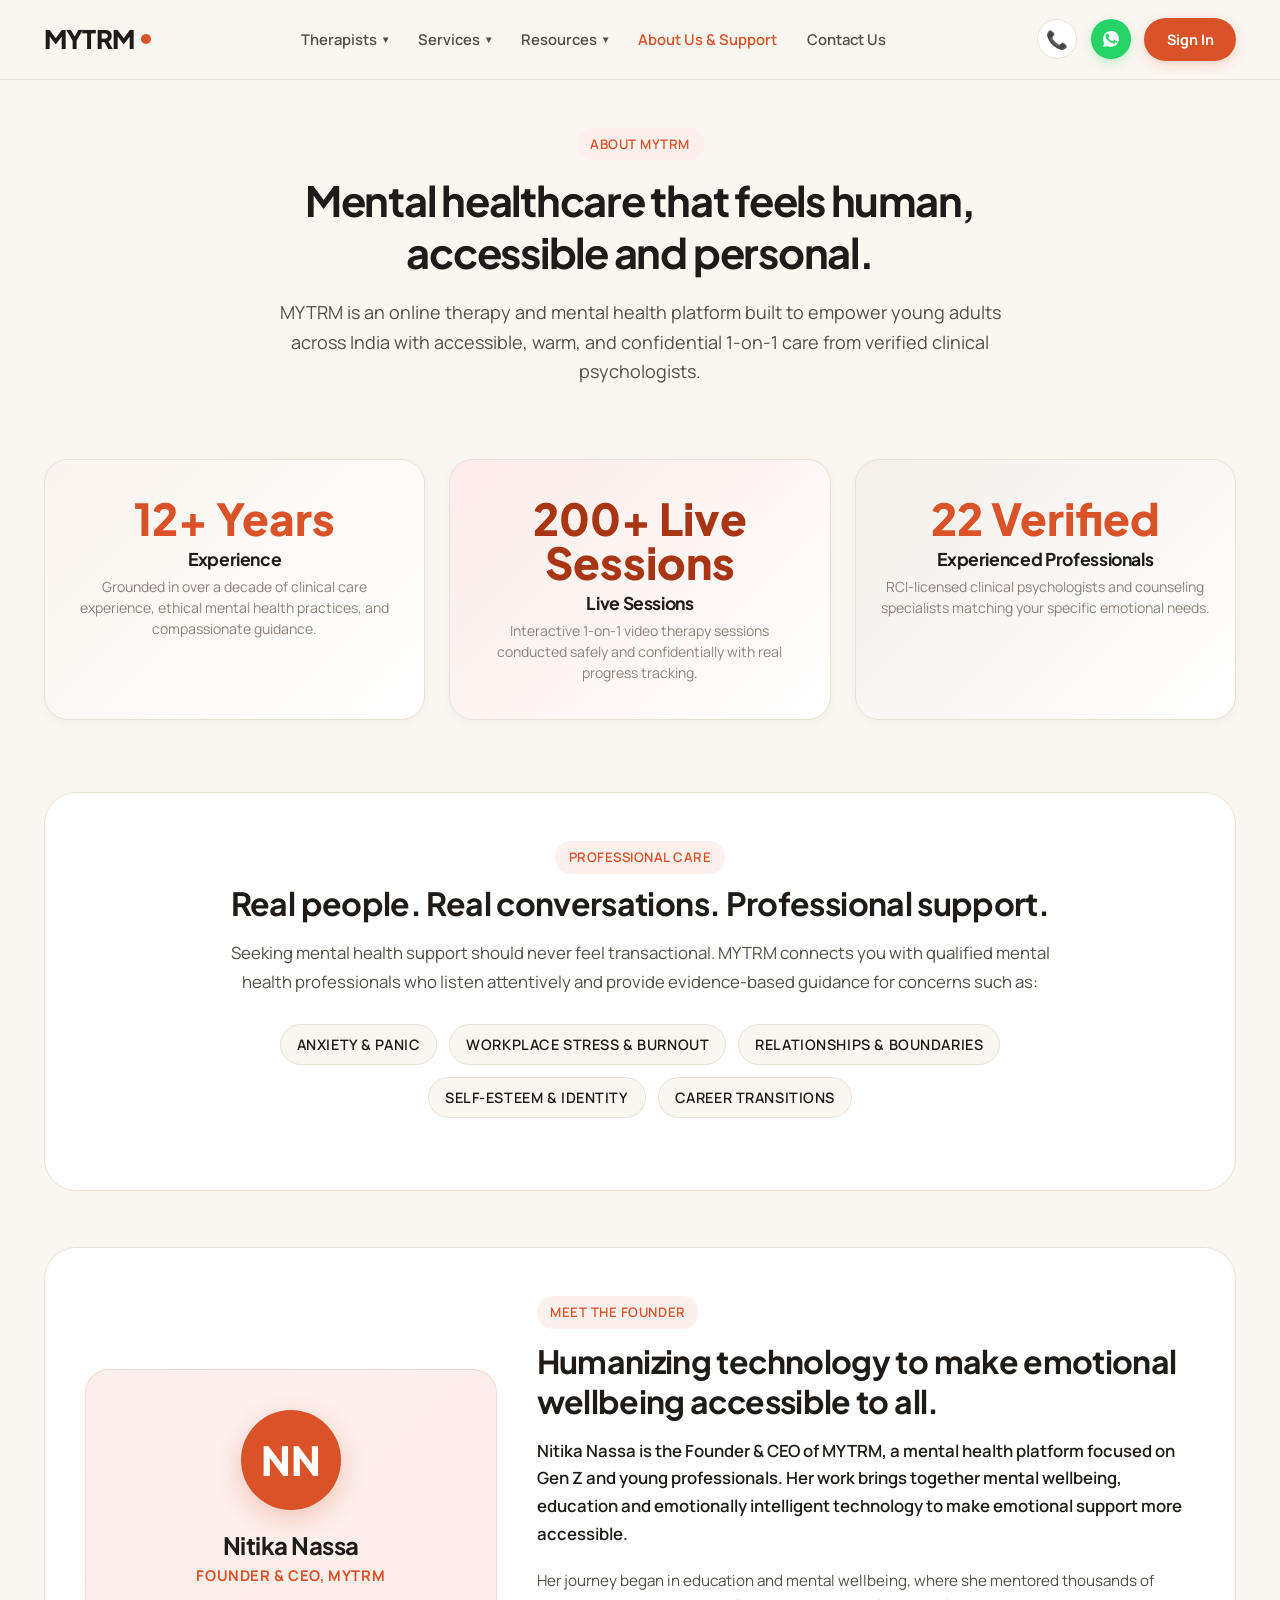
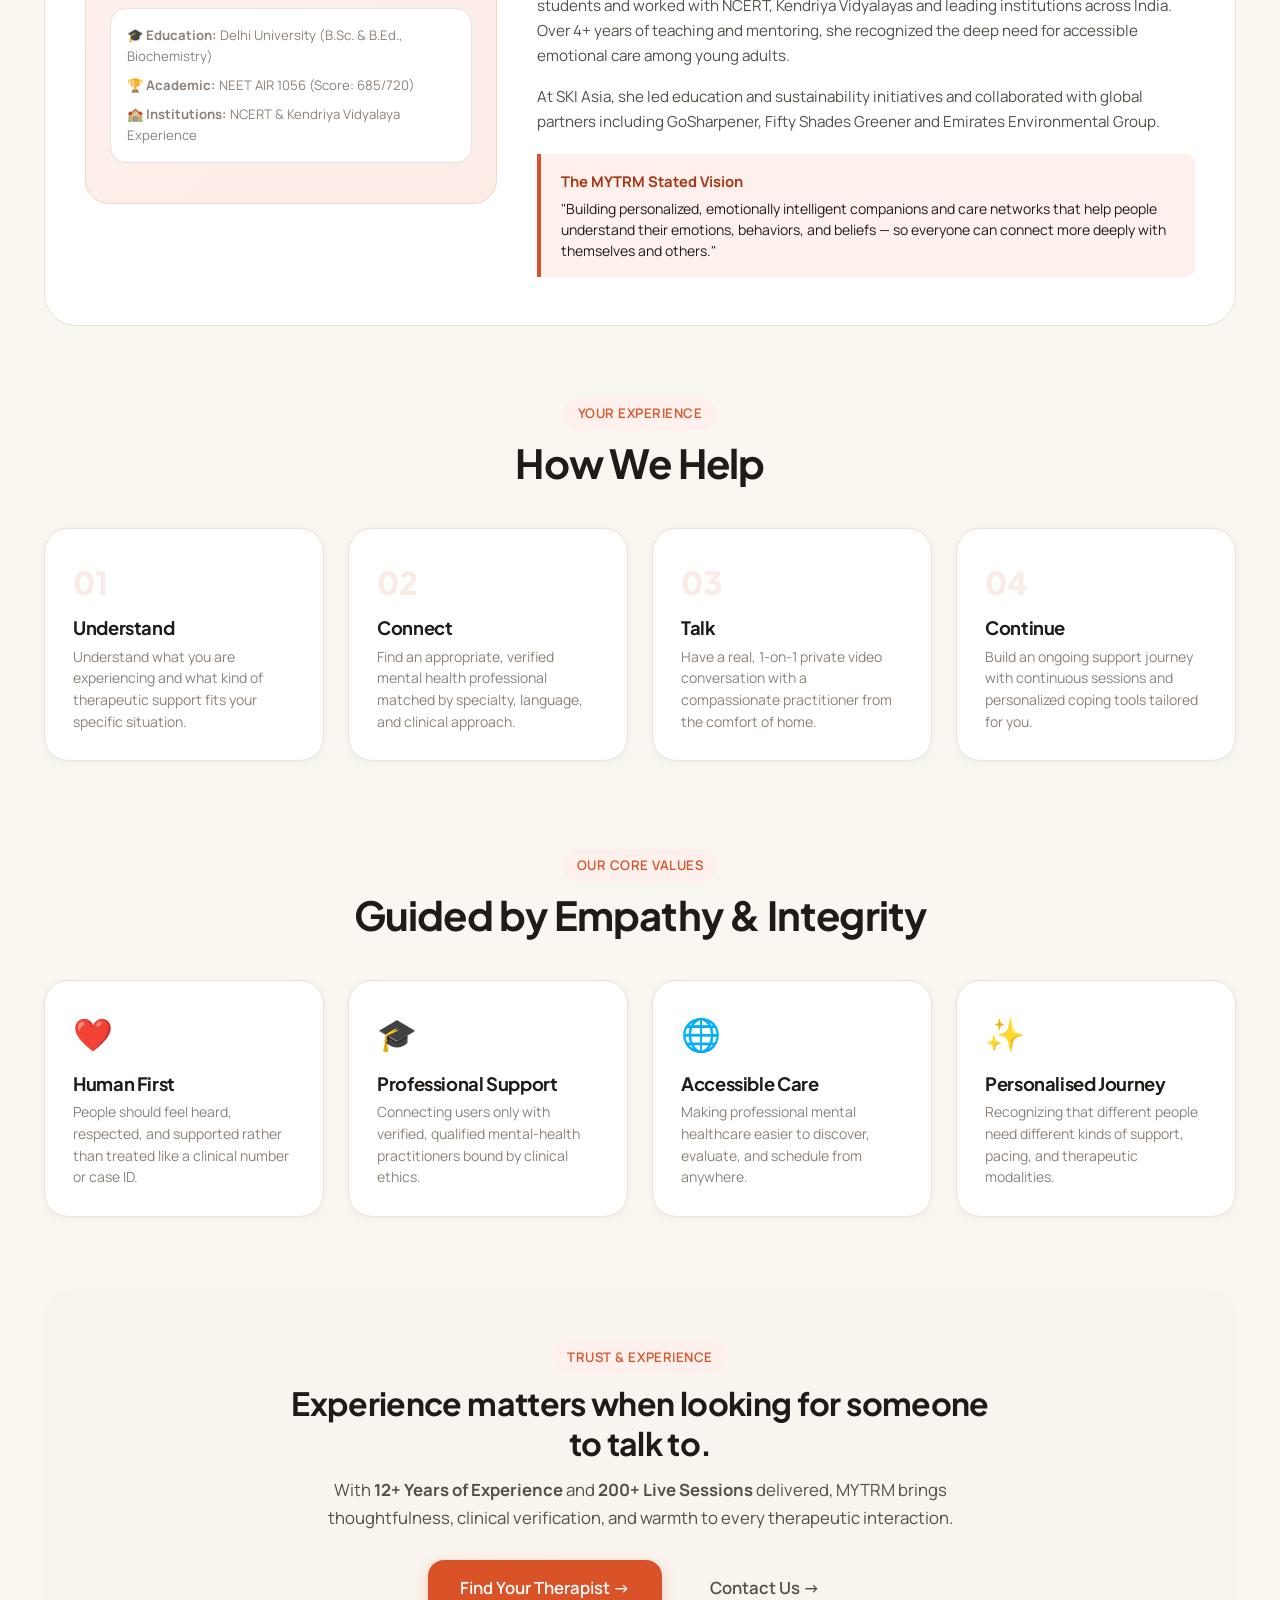
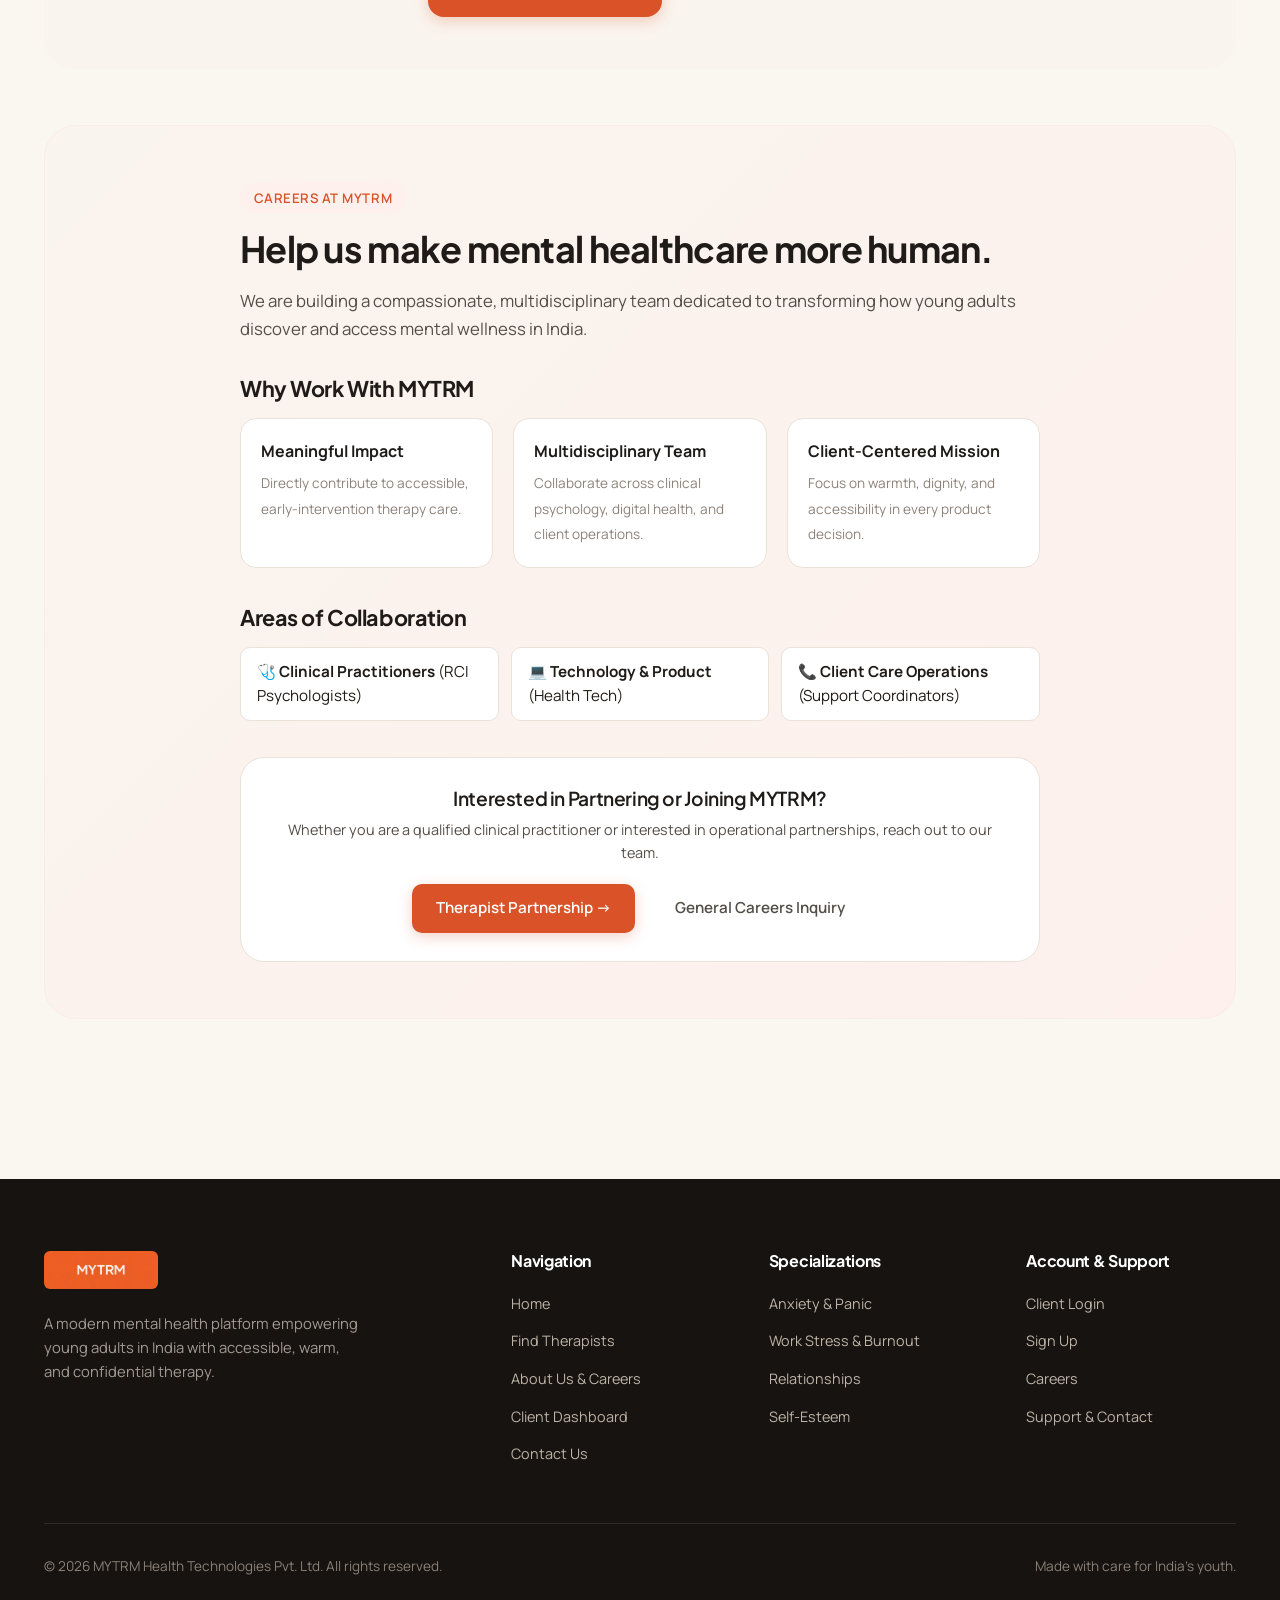
<file: about.html>
<!DOCTYPE html>
<html lang="en">
<head>
  <meta charset="UTF-8">
  <meta name="viewport" content="width=device-width, initial-scale=1.0">
  <title>About Us & Careers — MYTRM Healthcare</title>
  <meta name="description" content="Learn about MYTRM's mission to make mental healthcare human, accessible, and personal across India, with 12+ years of experience and 200+ live sessions delivered.">
  
  <link rel="stylesheet" href="css/base.css">
  <link rel="stylesheet" href="css/components.css">
  <link rel="stylesheet" href="css/pages.css">
</head>
<body>

  <!-- Shared Navigation Bar -->
  <header class="navbar">
    <div class="container navbar-inner">
      <a href="index.html" class="brand-logo">
        MYTRM<span class="dot"></span>
      </a>

      <nav>
        <ul class="nav-menu">
          <!-- Therapists Dropdown -->
          <li class="nav-item">
            <a href="therapists.html" class="nav-link">Therapists <span class="arrow">▾</span></a>
            <div class="nav-dropdown">
              <a href="therapists.html" class="dropdown-item">
                Browse All Practitioners
                <span class="desc">Filter verified clinical psychologists</span>
              </a>
              <div class="dropdown-header">By Concern</div>
              <a href="therapists.html?category=anxiety" class="dropdown-item">Anxiety & Panic</a>
              <a href="therapists.html?category=stress" class="dropdown-item">Work Stress & Burnout</a>
              <a href="therapists.html?category=relationships" class="dropdown-item">Relationships & Communication</a>
              <a href="therapists.html?category=self-esteem" class="dropdown-item">Self-Esteem & Identity</a>
            </div>
          </li>

          <!-- Services Dropdown -->
          <li class="nav-item">
            <span class="nav-link">Services <span class="arrow">▾</span></span>
            <div class="nav-dropdown">
              <a href="therapists.html" class="dropdown-item">
                Individual Therapy
                <span class="desc">1-on-1 private video counseling</span>
              </a>
              <a href="therapists.html?category=relationships" class="dropdown-item">
                Couples & Family Therapy
                <span class="desc">Joint relationship guidance</span>
              </a>
              <a href="therapists.html?category=career" class="dropdown-item">
                Career & Life Counseling
                <span class="desc">Transitions & burnout relief</span>
              </a>
            </div>
          </li>

          <!-- Resources Dropdown -->
          <li class="nav-item">
            <span class="nav-link">Resources <span class="arrow">▾</span></span>
            <div class="nav-dropdown">
              <a href="index.html#faq" class="dropdown-item">Frequently Asked Questions</a>
              <a href="about.html#careers" class="dropdown-item">Careers at MYTRM</a>
              <a href="contact.html" class="dropdown-item">Crisis Helplines (India)</a>
            </div>
          </li>

          <!-- About Us Link -->
          <li class="nav-item">
            <a href="about.html" class="nav-link active">About Us & Support</a>
          </li>

          <!-- Contact Us Link -->
          <li class="nav-item">
            <a href="contact.html" class="nav-link">Contact Us</a>
          </li>
        </ul>
      </nav>

      <!-- Right Nav Actions -->
      <div class="nav-actions">
        <!-- Rendered dynamically by auth.js -->
        <button class="mobile-toggle" aria-label="Toggle drawer">☰</button>
      </div>
    </div>
  </header>

  <!-- Mobile Drawer -->
  <div class="drawer-overlay"></div>
  <aside class="mobile-drawer">
    <div>
      <a href="index.html" class="brand-logo" aria-label="MYTRM Home"><img src="assets/doctors/ChatGPT Image Sep 27, 2026, 10_41_06 AM.png" alt="MYTRM Logo" class="brand-logo-img" /></a>
      <ul class="mobile-nav-links">
        <li><a href="index.html">Home</a></li>
        <li><a href="therapists.html">Find Therapists</a></li>
        <li><a href="about.html">About Us</a></li>
        <li><a href="about.html#careers">Careers</a></li>
        <li><a href="dashboard.html">My Dashboard</a></li>
        <li><a href="contact.html">Contact Us</a></li>
      </ul>
    </div>
  </aside>

  <!-- Main Content Container -->
  <main class="container" style="padding-top: 3rem; padding-bottom: 5rem;">

    <!-- 1. Hero Section -->
    <section class="about-hero animate-on-scroll">
      <span class="badge badge-primary" style="margin-bottom: 0.85rem;">ABOUT MYTRM</span>
      <h1 style="font-size: 2.6rem; line-height: 1.25; margin-bottom: 1.25rem; font-family: var(--font-heading);">
        Mental healthcare that feels human, accessible and personal.
      </h1>
      <p style="font-size: 1.125rem; color: var(--color-text-muted); line-height: 1.65; max-width: 740px; margin: 0 auto;">
        MYTRM is an online therapy and mental health platform built to empower young adults across India with accessible, warm, and confidential 1-on-1 care from verified clinical psychologists.
      </p>
    </section>

    <!-- 2. MYTRM Experience & Trust Statistics Cards -->
    <section class="about-section animate-on-scroll" style="margin-bottom: 3.5rem;">
      <div style="display: grid; grid-template-columns: repeat(3, 1fr); gap: 1.5rem;" class="about-stats-grid">
        
        <!-- Stat Card 1: 12+ Years -->
        <div class="about-card" style="text-align: center; padding: 2.25rem 1.5rem; background: linear-gradient(135deg, #FAF4EE 0%, #FFFFFF 100%);">
          <div style="font-size: 2.75rem; font-weight: 800; color: var(--color-primary); font-family: var(--font-heading); line-height: 1; margin-bottom: 0.5rem;">
            12+ Years
          </div>
          <h3 style="font-size: 1.1rem; margin-bottom: 0.4rem; color: var(--color-text-main);">Experience</h3>
          <p style="font-size: 0.875rem; color: var(--color-text-subtle); line-height: 1.5; margin: 0;">
            Grounded in over a decade of clinical care experience, ethical mental health practices, and compassionate guidance.
          </p>
        </div>

        <!-- Stat Card 2: 200+ Live Sessions -->
        <div class="about-card" style="text-align: center; padding: 2.25rem 1.5rem; background: linear-gradient(135deg, #FCECE7 0%, #FFFFFF 100%);">
          <div style="font-size: 2.75rem; font-weight: 800; color: var(--color-primary-active); font-family: var(--font-heading); line-height: 1; margin-bottom: 0.5rem;">
            200+ Live Sessions
          </div>
          <h3 style="font-size: 1.1rem; margin-bottom: 0.4rem; color: var(--color-text-main);">Live Sessions</h3>
          <p style="font-size: 0.875rem; color: var(--color-text-subtle); line-height: 1.5; margin: 0;">
            Interactive 1-on-1 video therapy sessions conducted safely and confidentially with real progress tracking.
          </p>
        </div>

        <!-- Stat Card 3: Experienced Professionals -->
        <div class="about-card" style="text-align: center; padding: 2.25rem 1.5rem; background: linear-gradient(135deg, #F4EFEA 0%, #FFFFFF 100%);">
          <div style="font-size: 2.75rem; font-weight: 800; color: var(--color-primary); font-family: var(--font-heading); line-height: 1; margin-bottom: 0.5rem;">
            22 Verified
          </div>
          <h3 style="font-size: 1.1rem; margin-bottom: 0.4rem; color: var(--color-text-main);">Experienced Professionals</h3>
          <p style="font-size: 0.875rem; color: var(--color-text-subtle); line-height: 1.5; margin: 0;">
            RCI-licensed clinical psychologists and counseling specialists matching your specific emotional needs.
          </p>
        </div>

      </div>
    </section>

    <!-- 3. Live Professional Support Section -->
    <section class="about-section animate-on-scroll" style="background: #FFFFFF; padding: 3rem 2.5rem; border-radius: var(--radius-xl); border: 1px solid var(--color-border); margin-bottom: 3.5rem;">
      <div style="max-width: 820px; margin: 0 auto; text-align: center;">
        <span class="badge badge-primary" style="margin-bottom: 0.6rem;">PROFESSIONAL CARE</span>
        <h2 style="font-size: 2rem; margin-bottom: 1rem; font-family: var(--font-heading);">
          Real people. Real conversations. Professional support.
        </h2>
        <p style="font-size: 1.05rem; color: var(--color-text-muted); line-height: 1.7; margin-bottom: 1.75rem;">
          Seeking mental health support should never feel transactional. MYTRM connects you with qualified mental health professionals who listen attentively and provide evidence-based guidance for concerns such as:
        </p>

        <div style="display: flex; flex-wrap: wrap; gap: 0.75rem; justify-content: center; margin-bottom: 1.5rem;">
          <span class="badge" style="background: var(--color-bg-page); color: var(--color-text-main); border: 1px solid var(--color-border); padding: 0.5rem 1rem; font-size: 0.9rem;">Anxiety & Panic</span>
          <span class="badge" style="background: var(--color-bg-page); color: var(--color-text-main); border: 1px solid var(--color-border); padding: 0.5rem 1rem; font-size: 0.9rem;">Workplace Stress & Burnout</span>
          <span class="badge" style="background: var(--color-bg-page); color: var(--color-text-main); border: 1px solid var(--color-border); padding: 0.5rem 1rem; font-size: 0.9rem;">Relationships & Boundaries</span>
          <span class="badge" style="background: var(--color-bg-page); color: var(--color-text-main); border: 1px solid var(--color-border); padding: 0.5rem 1rem; font-size: 0.9rem;">Self-Esteem & Identity</span>
          <span class="badge" style="background: var(--color-bg-page); color: var(--color-text-main); border: 1px solid var(--color-border); padding: 0.5rem 1rem; font-size: 0.9rem;">Career Transitions</span>
        </div>
      </div>
    </section>

    <!-- 4. Meet the Founder Section -->
    <section class="about-section animate-on-scroll" style="background: var(--color-bg-card); border: 1px solid var(--color-border); border-radius: var(--radius-xl); padding: 3rem 2.5rem; margin-bottom: 3.5rem;">
      <div style="display: grid; grid-template-columns: 1fr 1.6fr; gap: 2.5rem; align-items: center;" class="founder-grid">
        <!-- Founder Visual / Card -->
        <div style="background: linear-gradient(135deg, var(--color-primary-light) 0%, var(--color-secondary-peach) 100%); border-radius: var(--radius-lg); padding: 2.5rem 1.5rem; text-align: center; border: 1px solid rgba(217, 82, 40, 0.15);">
          <div style="width: 100px; height: 100px; border-radius: 50%; background: var(--color-primary); color: #FFFFFF; display: flex; align-items: center; justify-content: center; font-size: 2.5rem; font-weight: 800; font-family: var(--font-heading); margin: 0 auto 1.25rem auto; box-shadow: 0 8px 24px rgba(217, 82, 40, 0.25);">
            NN
          </div>
          <h3 style="font-size: 1.5rem; margin-bottom: 0.25rem; font-family: var(--font-heading);">Nitika Nassa</h3>
          <div style="font-size: 0.925rem; font-weight: 700; color: var(--color-primary); margin-bottom: 1.25rem; text-transform: uppercase; letter-spacing: 0.04em;">
            Founder &amp; CEO, MYTRM
          </div>
          <div style="display: flex; flex-direction: column; gap: 0.5rem; font-size: 0.825rem; color: var(--color-text-subtle); background: #FFFFFF; padding: 1rem; border-radius: var(--radius-md); border: 1px solid var(--color-border); text-align: left;">
            <div>🎓 <strong>Education:</strong> Delhi University (B.Sc. &amp; B.Ed., Biochemistry)</div>
            <div>🏆 <strong>Academic:</strong> NEET AIR 1056 (Score: 685/720)</div>
            <div>🏫 <strong>Institutions:</strong> NCERT &amp; Kendriya Vidyalaya Experience</div>
          </div>
        </div>

        <!-- Founder Story & Vision -->
        <div>
          <span class="badge badge-primary" style="margin-bottom: 0.75rem;">MEET THE FOUNDER</span>
          <h2 style="font-size: 2rem; margin-bottom: 1rem; font-family: var(--font-heading);">
            Humanizing technology to make emotional wellbeing accessible to all.
          </h2>
          <p style="font-size: 1.05rem; color: var(--color-text-main); font-weight: 600; line-height: 1.65; margin-bottom: 1.25rem;">
            Nitika Nassa is the Founder &amp; CEO of MYTRM, a mental health platform focused on Gen Z and young professionals. Her work brings together mental wellbeing, education and emotionally intelligent technology to make emotional support more accessible.
          </p>
          <p style="font-size: 0.95rem; color: var(--color-text-muted); line-height: 1.65; margin-bottom: 1rem;">
            Her journey began in education and mental wellbeing, where she mentored thousands of students and worked with NCERT, Kendriya Vidyalayas and leading institutions across India. Over 4+ years of teaching and mentoring, she recognized the deep need for accessible emotional care among young adults.
          </p>
          <p style="font-size: 0.95rem; color: var(--color-text-muted); line-height: 1.65; margin-bottom: 1.25rem;">
            At SKI Asia, she led education and sustainability initiatives and collaborated with global partners including GoSharpener, Fifty Shades Greener and Emirates Environmental Group.
          </p>
          <div style="background: var(--color-primary-light); border-left: 4px solid var(--color-primary); padding: 1rem 1.25rem; border-radius: 0 var(--radius-sm) var(--radius-sm) 0;">
            <div style="font-size: 0.925rem; font-weight: 700; color: var(--color-primary-active); margin-bottom: 0.25rem;">The MYTRM Stated Vision</div>
            <p style="font-size: 0.875rem; color: var(--color-text-main); line-height: 1.5; margin: 0;">
              "Building personalized, emotionally intelligent companions and care networks that help people understand their emotions, behaviors, and beliefs — so everyone can connect more deeply with themselves and others."
            </p>
          </div>
        </div>
      </div>
    </section>

    <!-- 4. How We Help Section (4 Steps) -->
    <section class="about-section animate-on-scroll" style="margin-bottom: 3.5rem;">
      <div class="text-center" style="max-width: 640px; margin: 0 auto 2.5rem auto;">
        <span class="badge badge-primary" style="margin-bottom: 0.5rem;">YOUR EXPERIENCE</span>
        <h2>How We Help</h2>
      </div>

      <div class="about-steps-grid">
        <div class="about-card" style="position: relative;">
          <span style="font-size: 2rem; font-weight: 800; color: var(--color-primary-subtle); display: block; margin-bottom: 0.5rem; font-family: var(--font-heading);">01</span>
          <h3 style="font-size: 1.15rem; margin-bottom: 0.4rem;">Understand</h3>
          <p style="font-size: 0.875rem; color: var(--color-text-subtle); line-height: 1.55;">
            Understand what you are experiencing and what kind of therapeutic support fits your specific situation.
          </p>
        </div>

        <div class="about-card" style="position: relative;">
          <span style="font-size: 2rem; font-weight: 800; color: var(--color-primary-subtle); display: block; margin-bottom: 0.5rem; font-family: var(--font-heading);">02</span>
          <h3 style="font-size: 1.15rem; margin-bottom: 0.4rem;">Connect</h3>
          <p style="font-size: 0.875rem; color: var(--color-text-subtle); line-height: 1.55;">
            Find an appropriate, verified mental health professional matched by specialty, language, and clinical approach.
          </p>
        </div>

        <div class="about-card" style="position: relative;">
          <span style="font-size: 2rem; font-weight: 800; color: var(--color-primary-subtle); display: block; margin-bottom: 0.5rem; font-family: var(--font-heading);">03</span>
          <h3 style="font-size: 1.15rem; margin-bottom: 0.4rem;">Talk</h3>
          <p style="font-size: 0.875rem; color: var(--color-text-subtle); line-height: 1.55;">
            Have a real, 1-on-1 private video conversation with a compassionate practitioner from the comfort of home.
          </p>
        </div>

        <div class="about-card" style="position: relative;">
          <span style="font-size: 2rem; font-weight: 800; color: var(--color-primary-subtle); display: block; margin-bottom: 0.5rem; font-family: var(--font-heading);">04</span>
          <h3 style="font-size: 1.15rem; margin-bottom: 0.4rem;">Continue</h3>
          <p style="font-size: 0.875rem; color: var(--color-text-subtle); line-height: 1.55;">
            Build an ongoing support journey with continuous sessions and personalized coping tools tailored for you.
          </p>
        </div>
      </div>
    </section>

    <!-- 5. MYTRM Values Section -->
    <section class="about-section animate-on-scroll" style="margin-bottom: 3.5rem;">
      <div class="text-center" style="max-width: 640px; margin: 0 auto 2.5rem auto;">
        <span class="badge badge-primary" style="margin-bottom: 0.5rem;">OUR CORE VALUES</span>
        <h2>Guided by Empathy & Integrity</h2>
      </div>

      <div class="about-values-grid">
        <div class="about-card">
          <div style="font-size: 2rem; margin-bottom: 0.75rem;">❤️</div>
          <h3 style="font-size: 1.15rem; margin-bottom: 0.4rem;">Human First</h3>
          <p style="font-size: 0.875rem; color: var(--color-text-subtle); line-height: 1.55;">
            People should feel heard, respected, and supported rather than treated like a clinical number or case ID.
          </p>
        </div>

        <div class="about-card">
          <div style="font-size: 2rem; margin-bottom: 0.75rem;">🎓</div>
          <h3 style="font-size: 1.15rem; margin-bottom: 0.4rem;">Professional Support</h3>
          <p style="font-size: 0.875rem; color: var(--color-text-subtle); line-height: 1.55;">
            Connecting users only with verified, qualified mental-health practitioners bound by clinical ethics.
          </p>
        </div>

        <div class="about-card">
          <div style="font-size: 2rem; margin-bottom: 0.75rem;">🌐</div>
          <h3 style="font-size: 1.15rem; margin-bottom: 0.4rem;">Accessible Care</h3>
          <p style="font-size: 0.875rem; color: var(--color-text-subtle); line-height: 1.55;">
            Making professional mental healthcare easier to discover, evaluate, and schedule from anywhere.
          </p>
        </div>

        <div class="about-card">
          <div style="font-size: 2rem; margin-bottom: 0.75rem;">✨</div>
          <h3 style="font-size: 1.15rem; margin-bottom: 0.4rem;">Personalised Journey</h3>
          <p style="font-size: 0.875rem; color: var(--color-text-subtle); line-height: 1.55;">
            Recognizing that different people need different kinds of support, pacing, and therapeutic modalities.
          </p>
        </div>
      </div>
    </section>

    <!-- 6. Experience Journey Banner -->
    <section class="about-section animate-on-scroll" style="background: #FAF4EE; padding: 3.25rem 2.5rem; border-radius: var(--radius-xl); text-align: center; margin-bottom: 3.5rem;">
      <div style="max-width: 700px; margin: 0 auto;">
        <span class="badge badge-primary" style="margin-bottom: 0.6rem;">TRUST & EXPERIENCE</span>
        <h2 style="font-size: 2rem; margin-bottom: 0.85rem; font-family: var(--font-heading);">
          Experience matters when looking for someone to talk to.
        </h2>
        <p style="font-size: 1.05rem; color: var(--color-text-muted); line-height: 1.65; margin-bottom: 1.75rem;">
          With <strong>12+ Years of Experience</strong> and <strong>200+ Live Sessions</strong> delivered, MYTRM brings thoughtfulness, clinical verification, and warmth to every therapeutic interaction.
        </p>
        <div style="display: flex; gap: 1rem; justify-content: center; flex-wrap: wrap;">
          <a href="therapists.html" class="btn btn-primary btn-lg">Find Your Therapist &rarr;</a>
          <a href="contact.html" class="btn btn-ghost btn-lg">Contact Us &rarr;</a>
        </div>
      </div>
    </section>

    <!-- 7. Careers at MYTRM Section -->
    <section id="careers" class="careers-banner animate-on-scroll">
      <div style="max-width: 800px; margin: 0 auto;">
        <span class="badge badge-primary" style="margin-bottom: 0.75rem;">CAREERS AT MYTRM</span>
        <h2 style="font-size: 2.25rem; line-height: 1.25; margin-bottom: 1rem; font-family: var(--font-heading);">
          Help us make mental healthcare more human.
        </h2>
        <p style="font-size: 1.05rem; color: var(--color-text-muted); line-height: 1.65; margin-bottom: 2rem;">
          We are building a compassionate, multidisciplinary team dedicated to transforming how young adults discover and access mental wellness in India.
        </p>

        <!-- Why Work at MYTRM -->
        <h3 style="font-size: 1.35rem; margin-bottom: 1rem; font-family: var(--font-heading);">Why Work With MYTRM</h3>
        <div style="display: grid; grid-template-columns: repeat(auto-fit, minmax(220px, 1fr)); gap: 1.25rem; margin-bottom: 2.25rem;">
          <div style="background: #FFFFFF; padding: 1.25rem; border-radius: var(--radius-md); border: 1px solid var(--color-border);">
            <strong style="display: block; font-size: 1rem; margin-bottom: 0.35rem;">Meaningful Impact</strong>
            <span style="font-size: 0.85rem; color: var(--color-text-subtle); line-height: 1.45;">Directly contribute to accessible, early-intervention therapy care.</span>
          </div>

          <div style="background: #FFFFFF; padding: 1.25rem; border-radius: var(--radius-md); border: 1px solid var(--color-border);">
            <strong style="display: block; font-size: 1rem; margin-bottom: 0.35rem;">Multidisciplinary Team</strong>
            <span style="font-size: 0.85rem; color: var(--color-text-subtle); line-height: 1.45;">Collaborate across clinical psychology, digital health, and client operations.</span>
          </div>

          <div style="background: #FFFFFF; padding: 1.25rem; border-radius: var(--radius-md); border: 1px solid var(--color-border);">
            <strong style="display: block; font-size: 1rem; margin-bottom: 0.35rem;">Client-Centered Mission</strong>
            <span style="font-size: 0.85rem; color: var(--color-text-subtle); line-height: 1.45;">Focus on warmth, dignity, and accessibility in every product decision.</span>
          </div>
        </div>

        <!-- Key Operational Areas -->
        <h3 style="font-size: 1.35rem; margin-bottom: 1rem; font-family: var(--font-heading);">Areas of Collaboration</h3>
        <ul style="list-style: none; padding: 0; margin: 0 0 2.25rem 0; display: grid; grid-template-columns: repeat(auto-fit, minmax(220px, 1fr)); gap: 0.75rem; font-size: 0.95rem;">
          <li style="background: #FFFFFF; padding: 0.75rem 1rem; border-radius: var(--radius-sm); border: 1px solid var(--color-border);">🩺 <strong>Clinical Practitioners</strong> (RCI Psychologists)</li>
          <li style="background: #FFFFFF; padding: 0.75rem 1rem; border-radius: var(--radius-sm); border: 1px solid var(--color-border);">💻 <strong>Technology & Product</strong> (Health Tech)</li>
          <li style="background: #FFFFFF; padding: 0.75rem 1rem; border-radius: var(--radius-sm); border: 1px solid var(--color-border);">📞 <strong>Client Care Operations</strong> (Support Coordinators)</li>
        </ul>

        <!-- Careers Call to Action -->
        <div style="background: #FFFFFF; padding: 1.75rem; border-radius: var(--radius-lg); border: 1px solid var(--color-border); text-align: center;">
          <h4 style="font-size: 1.2rem; margin-bottom: 0.5rem; font-family: var(--font-heading);">Interested in Partnering or Joining MYTRM?</h4>
          <p style="font-size: 0.9rem; color: var(--color-text-muted); margin-bottom: 1.25rem;">
            Whether you are a qualified clinical practitioner or interested in operational partnerships, reach out to our team.
          </p>
          <div style="display: flex; gap: 1rem; justify-content: center; flex-wrap: wrap;">
            <a href="contact.html?subject=Therapist+Partnership" class="btn btn-primary">Therapist Partnership &rarr;</a>
            <a href="contact.html?subject=General+Inquiry" class="btn btn-ghost">General Careers Inquiry</a>
          </div>
        </div>

      </div>
    </section>

  </main>

  <!-- Shared Footer -->
  <footer class="footer">
    <div class="container">
      <div class="footer-grid">
        <div class="footer-brand">
          <a href="index.html" class="brand-logo" aria-label="MYTRM Home"><img src="assets/doctors/ChatGPT Image Sep 27, 2026, 10_41_06 AM.png" alt="MYTRM Logo" class="brand-logo-img" /></a>
          <p>A modern mental health platform empowering young adults in India with accessible, warm, and confidential therapy.</p>
        </div>

        <div>
          <h4 class="footer-col-title">Navigation</h4>
          <ul class="footer-links">
            <li><a href="index.html">Home</a></li>
            <li><a href="therapists.html">Find Therapists</a></li>
            <li><a href="about.html">About Us & Careers</a></li>
            <li><a href="dashboard.html">Client Dashboard</a></li>
            <li><a href="contact.html">Contact Us</a></li>
          </ul>
        </div>

        <div>
          <h4 class="footer-col-title">Specializations</h4>
          <ul class="footer-links">
            <li><a href="therapists.html?category=anxiety">Anxiety & Panic</a></li>
            <li><a href="therapists.html?category=stress">Work Stress & Burnout</a></li>
            <li><a href="therapists.html?category=relationships">Relationships</a></li>
            <li><a href="therapists.html?category=self-esteem">Self-Esteem</a></li>
          </ul>
        </div>

        <div>
          <h4 class="footer-col-title">Account & Support</h4>
          <ul class="footer-links">
            <li><a href="login.html">Client Login</a></li>
            <li><a href="signup.html">Sign Up</a></li>
            <li><a href="about.html#careers">Careers</a></li>
            <li><a href="contact.html">Support & Contact</a></li>
          </ul>
        </div>
      </div>

      <div class="footer-bottom">
        <div>&copy; 2026 MYTRM Health Technologies Pvt. Ltd. All rights reserved.</div>
        <div>Made with care for India's youth.</div>
      </div>
    </div>
  </footer>

  <!-- JS Scripts -->
  <script src="js/data.js"></script>
  <script src="js/api.js"></script>
  <script src="js/auth.js"></script>
  <script src="js/script.js"></script>
</body>
</html>
</file>
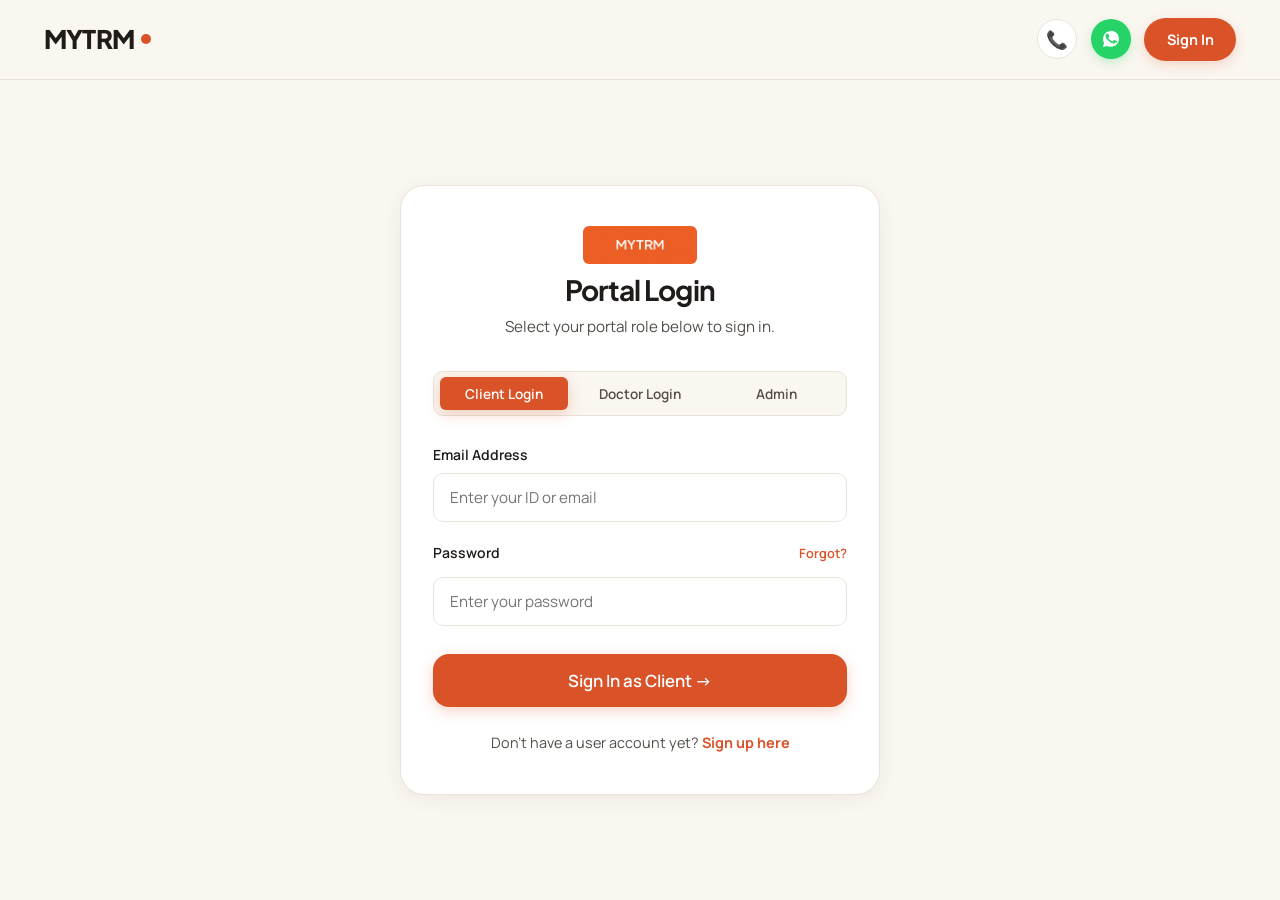
<file: admin-dashboard.html>
<!DOCTYPE html>
<html lang="en">
<head>
  <meta charset="UTF-8">
  <meta name="viewport" content="width=device-width, initial-scale=1.0">
  <title>Admin Portal Dashboard — MYTRM</title>
  <meta name="description" content="Manage doctor profiles, view system bookings, approve WhatsApp payments, and review contact submissions.">
  
  <link rel="stylesheet" href="css/base.css">
  <link rel="stylesheet" href="css/components.css">
  <link rel="stylesheet" href="css/pages.css">
</head>
<body>

  <!-- Navigation Bar -->
  <header class="navbar">
    <div class="container navbar-inner">
      <a href="index.html" class="brand-logo">
        MYTRM<span class="dot"></span> <span class="badge badge-primary" style="font-size: 0.75rem;">ADMIN PORTAL</span>
      </a>

      <nav>
        <ul class="nav-menu">
          <li><a href="index.html" class="nav-link">Home</a></li>
          <li><a href="admin-dashboard.html" class="nav-link active">Admin Dashboard</a></li>
        </ul>
      </nav>

      <div class="nav-actions">
        <!-- Rendered by auth.js -->
        <button class="mobile-toggle" aria-label="Toggle drawer">☰</button>
      </div>
    </div>
  </header>

  <!-- Mobile Drawer -->
  <div class="drawer-overlay"></div>
  <aside class="mobile-drawer">
    <div>
      <a href="index.html" class="brand-logo" aria-label="MYTRM Home"><img src="assets/doctors/ChatGPT Image Sep 27, 2026, 10_41_06 AM.png" alt="MYTRM Logo" class="brand-logo-img" /></a>
      <ul class="mobile-nav-links">
        <li><a href="admin-dashboard.html">Admin Dashboard</a></li>
      </ul>
    </div>
  </aside>

  <!-- Main Content -->
  <main class="container" style="padding-bottom: 5rem;">
    
    <div style="display: flex; justify-content: space-between; align-items: center; margin-top: 2rem; flex-wrap: wrap; gap: 1rem;">
      <div>
        <h1>System Administration</h1>
        <p style="color: var(--color-text-subtle);">Manage clinical practitioners, approve WhatsApp session payments, and inspect inquiries.</p>
      </div>
      <div style="display: flex; gap: 1rem; align-items: center;">
        <button class="btn btn-primary" onclick="openDoctorModal()">+ Add New Doctor</button>
        <button class="btn btn-ghost btn-sm" onclick="logout()">Log Out</button>
      </div>
    </div>

    <!-- Admin Tabs -->
    <div class="dashboard-tabs" style="margin-top: 2rem;">
      <button class="tab-btn active" data-tab="doctors" onclick="switchAdminTab('doctors')">Doctors Directory</button>
      <button class="tab-btn" data-tab="bookings" onclick="switchAdminTab('bookings')">Bookings & Approvals</button>
      <button class="tab-btn" data-tab="contact" onclick="switchAdminTab('contact')">Contact Submissions</button>
    </div>

    <!-- Tab Contents -->
    <div id="admin-tab-content">
      <!-- Rendered dynamically -->
    </div>

  </main>

  <!-- Doctor Add/Edit Modal -->
  <div id="doctor-modal-overlay" style="position: fixed; top: 0; left: 0; width: 100vw; height: 100vh; background: rgba(0,0,0,0.5); z-index: 2000; display: none; align-items: center; justify-content: center; padding: 1rem;">
    <div class="card" style="width: 100%; max-width: 680px; max-height: 90vh; overflow-y: auto;">
      <div style="display: flex; justify-content: space-between; align-items: center; margin-bottom: 1.5rem;">
        <h3 id="modal-title">Add New Practitioner</h3>
        <button onclick="closeDoctorModal()" style="font-size: 1.5rem; background: none; border: none; cursor: pointer;">✕</button>
      </div>

      <form id="doctor-form" onsubmit="saveDoctorForm(event)">
        <input type="hidden" id="doc-id" />

        <div style="display: grid; grid-template-columns: 1fr 1fr; gap: 1rem;">
          <div class="form-group">
            <label class="form-label">Full Name *</label>
            <input type="text" id="doc-name" class="form-control" placeholder="Dr. First Last" required />
          </div>
          <div class="form-group">
            <label class="form-label">Title / Role *</label>
            <input type="text" id="doc-title" class="form-control" placeholder="Clinical Psychologist" required />
          </div>
        </div>

        <div style="display: grid; grid-template-columns: 1fr 1fr; gap: 1rem;">
          <div class="form-group">
            <label class="form-label">Doctor Login Email *</label>
            <input type="email" id="doc-email" class="form-control" placeholder="doctor@mytrm.in" required />
          </div>
          <div class="form-group">
            <label class="form-label">Doctor Portal Password *</label>
            <input type="password" id="doc-password" class="form-control" placeholder="doctor123" required />
          </div>
        </div>

        <div style="display: grid; grid-template-columns: 1fr 1fr; gap: 1rem;">
          <div class="form-group">
            <label class="form-label">Photo Filename (e.g. d01 - Neetee Bhardwaj.jpg)</label>
            <input type="text" id="doc-photoFile" class="form-control" placeholder="d01 - Neetee Bhardwaj.jpg" />
          </div>
          <div class="form-group">
            <label class="form-label">Photo URL / Path *</label>
            <input type="text" id="doc-photoUrl" class="form-control" placeholder="assets/doctors/d01 - Neetee Bhardwaj.jpg" required />
          </div>
        </div>

        <div style="display: grid; grid-template-columns: 1fr 1fr; gap: 1rem;">
          <div class="form-group">
            <label class="form-label">Qualifications *</label>
            <input type="text" id="doc-qualifications" class="form-control" placeholder="Masters in Clinical Psychology" required />
          </div>
          <div class="form-group">
            <label class="form-label">Experience (Years) *</label>
            <input type="number" id="doc-experience" class="form-control" value="2" required />
          </div>
        </div>

        <div style="display: grid; grid-template-columns: 1fr 1fr; gap: 1rem;">
          <div class="form-group">
            <!-- PLACEHOLDER: Real doctor session pricing defaults to 'Contact for pricing' -->
            <label class="form-label">Session Price *</label>
            <input type="text" id="doc-price" class="form-control" value="Contact for pricing" required />
          </div>
          <div class="form-group">
            <label class="form-label">Session Duration *</label>
            <input type="text" id="doc-sessionDuration" class="form-control" value="50 mins" required />
          </div>
        </div>

        <div style="display: grid; grid-template-columns: 1fr 1fr; gap: 1rem;">
          <div class="form-group">
            <label class="form-label">City *</label>
            <input type="text" id="doc-city" class="form-control" placeholder="New Delhi" required />
          </div>
          <div class="form-group">
            <label class="form-label">State *</label>
            <input type="text" id="doc-state" class="form-control" placeholder="Delhi" required />
          </div>
        </div>

        <div class="form-group">
          <label class="form-label">Availability Summary *</label>
          <input type="text" id="doc-availabilitySummary" class="form-control" placeholder="Mon to Fri • 3:00 PM - 7:00 PM" required />
        </div>

        <div class="form-group">
          <label class="form-label">Top Specializations (Semicolon separated, max 3-5 for cards) *</label>
          <input type="text" id="doc-specializationsTop" class="form-control" placeholder="Anxiety & Panic; Work Stress; Self-Esteem & Identity" required />
        </div>

        <div class="form-group">
          <label class="form-label">Full Specializations (Semicolon separated, full profile list) *</label>
          <input type="text" id="doc-specializationsFull" class="form-control" placeholder="Anxiety disorders; Sleep disorders; Stress management; Overthinking; OCD; Trauma" required />
        </div>

        <div class="form-group">
          <label class="form-label">Languages (Semicolon separated) *</label>
          <input type="text" id="doc-languages" class="form-control" placeholder="Hindi; English; Punjabi" required />
        </div>

        <div class="form-group">
          <label class="form-label">Rating Badge / Tag (e.g. Verified Specialist, RCI Licensed)</label>
          <input type="text" id="doc-ratingBadge" class="form-control" placeholder="Verified Specialist" />
        </div>

        <div class="form-group">
          <label class="form-label">Biography (First-person intro) *</label>
          <textarea id="doc-bio" class="form-control" style="min-height: 100px;" placeholder="Detailed practitioner biography..." required></textarea>
        </div>

        <div class="form-group">
          <label class="form-label">Therapeutic Approach</label>
          <input type="text" id="doc-approach" class="form-control" placeholder="Client-centered, empathetic, and evidence-based..." />
        </div>

        <div style="display: flex; justify-content: flex-end; gap: 1rem; margin-top: 1.5rem;">
          <button type="button" class="btn btn-secondary" onclick="closeDoctorModal()">Cancel</button>
          <button type="submit" id="save-doc-btn" class="btn btn-primary">Save Doctor Profile</button>
        </div>
      </form>
    </div>
  </div>

  <!-- Booking Approve Modal -->
  <div id="approve-modal-overlay" style="position: fixed; top: 0; left: 0; width: 100vw; height: 100vh; background: rgba(0,0,0,0.5); z-index: 2000; display: none; align-items: center; justify-content: center; padding: 1rem;">
    <div class="card" style="width: 100%; max-width: 500px;">
      <h3 style="margin-bottom: 0.5rem;">Approve & Issue Meet Link</h3>
      <p style="font-size: 0.9rem; color: var(--color-text-subtle); margin-bottom: 1.25rem;">
        Paste the Google Meet event URL created after WhatsApp payment verification.
      </p>

      <input type="hidden" id="approve-booking-id" />
      <div class="form-group">
        <label class="form-label">Google Meet Video Link *</label>
        <input type="url" id="approve-meet-link" class="form-control" placeholder="https://meet.google.com/abc-defg-hij" value="https://meet.google.com/abc-defg-hij" required />
      </div>

      <div style="display: flex; justify-content: flex-end; gap: 0.75rem; margin-top: 1.5rem;">
        <button class="btn btn-secondary" onclick="closeApproveModal()">Cancel</button>
        <button class="btn btn-primary" onclick="confirmApproveBooking()">Approve & Confirm Session &rarr;</button>
      </div>
    </div>
  </div>

  <!-- Scripts -->
  <script src="js/api.js"></script>
  <script src="js/auth.js"></script>
  <script src="js/script.js"></script>
  <script>
    let currentTab = "doctors";

    document.addEventListener("DOMContentLoaded", () => {
      protectRoute(["ADMIN"]);
      loadAdminDoctors();
    });

    function switchAdminTab(tab) {
      currentTab = tab;
      document.querySelectorAll(".tab-btn").forEach(btn => {
        btn.classList.toggle("active", btn.getAttribute("data-tab") === tab);
      });

      if (tab === "doctors") loadAdminDoctors();
      else if (tab === "bookings") loadAdminBookings();
      else if (tab === "contact") loadAdminContact();
    }

    async function loadAdminDoctors() {
      const container = document.getElementById("admin-tab-content");
      container.innerHTML = `<div style="text-align: center; padding: 3rem;">Loading practitioners from database...</div>`;

      const doctors = await apiGetDoctors();

      container.innerHTML = `
        <div style="display: grid; grid-template-columns: repeat(auto-fill, minmax(320px, 1fr)); gap: 1.5rem; margin-top: 1.5rem;">
          ${doctors.map(d => {
            const fallbackImg = "https://images.unsplash.com/photo-1573496359142-b8d87734a5a2?auto=format&fit=crop&q=80&w=800";
            const photoSrc = d.photoUrl || d.photo || fallbackImg;
            const feeText = (d.price && d.price !== "TBD" && !isNaN(Number(d.price))) ? `₹${d.price}` : "Contact for pricing";

            return `
              <div class="card" style="display: flex; flex-direction: column; justify-content: space-between;">
                <div style="display: flex; gap: 1rem; align-items: center; margin-bottom: 1rem;">
                  <img src="${photoSrc}" alt="${d.name}" style="width: 60px; height: 60px; border-radius: 50%; object-fit: cover;" onerror="this.onerror=null; this.src='${fallbackImg}';" />
                  <div>
                    <h3 style="font-size: 1.05rem; margin: 0;">${d.name}</h3>
                    <p style="font-size: 0.825rem; color: var(--color-text-subtle); margin: 0.15rem 0;">${d.title}</p>
                    <span class="badge badge-sand" style="font-size: 0.75rem;">${d.ratingBadge || 'Verified Practitioner'}</span>
                  </div>
                </div>
                <div style="font-size: 0.85rem; color: var(--color-text-muted); margin-bottom: 1rem; display: flex; flex-direction: column; gap: 0.25rem;">
                  <div><strong>ID:</strong> ${d.id} | <strong>Exp:</strong> ${d.experienceYears || 1} yrs</div>
                  <div><strong>Email:</strong> ${d.email || 'Not set'}</div>
                  <div><strong>Fee:</strong> ${feeText} / ${d.sessionDuration || '50 mins'}</div>
                  <div><strong>Location:</strong> ${d.city ? d.city + ', ' + d.state : (d.location || 'India')}</div>
                </div>
                <div style="display: flex; gap: 0.5rem; border-top: 1px solid var(--color-border); padding-top: 1rem;">
                  <button class="btn btn-secondary btn-sm" style="flex: 1;" onclick="openEditDoctorModal('${d.id}')">Edit</button>
                  <button class="btn btn-outline btn-sm" style="color: #D32F2F; border-color: #D32F2F;" onclick="deleteDoctorClick('${d.id}', '${d.name}')">Delete</button>
                </div>
              </div>
            `;
          }).join("")}
        </div>
      `;
    }

    async function loadAdminBookings() {
      const container = document.getElementById("admin-tab-content");
      container.innerHTML = `<div style="text-align: center; padding: 3rem;">Loading all system bookings...</div>`;

      const bookings = await apiGetAllBookings();

      if (!bookings || bookings.length === 0) {
        container.innerHTML = `<div style="text-align: center; padding: 3rem; background: var(--color-bg-card); border-radius: var(--radius-md);">No bookings recorded in database.</div>`;
        return;
      }

      container.innerHTML = `
        <div style="overflow-x: auto; margin-top: 1.5rem;">
          <table style="width: 100%; border-collapse: collapse; background: var(--color-bg-card); border-radius: var(--radius-md); overflow: hidden; font-size: 0.875rem;">
            <thead>
              <tr style="background: var(--color-secondary-sand); text-align: left;">
                <th style="padding: 1rem;">Booking ID</th>
                <th style="padding: 1rem;">Client Email</th>
                <th style="padding: 1rem;">Doctor ID</th>
                <th style="padding: 1rem;">Date & Time</th>
                <th style="padding: 1rem;">Status</th>
                <th style="padding: 1rem;">Meet Link</th>
                <th style="padding: 1rem; text-align: right;">Approval Actions</th>
              </tr>
            </thead>
            <tbody>
              ${bookings.map(b => {
                const isPending = String(b.status).toLowerCase() === "pending_payment";
                const isConfirmed = String(b.status).toLowerCase() === "confirmed";

                let badgeClass = "badge-warning";
                if (isConfirmed) badgeClass = "badge-success";
                else if (b.status === "cancelled") badgeClass = "badge-sand";

                return `
                  <tr style="border-bottom: 1px solid var(--color-border);">
                    <td style="padding: 1rem; font-weight: 700; color: var(--color-primary);">${b.id}</td>
                    <td style="padding: 1rem;">${b.userEmail}</td>
                    <td style="padding: 1rem;">${b.doctorId}</td>
                    <td style="padding: 1rem;">${b.date} ${b.time}</td>
                    <td style="padding: 1rem;"><span class="badge ${badgeClass}">${b.status}</span></td>
                    <td style="padding: 1rem;">
                      ${b.meetLink ? `<a href="${b.meetLink}" target="_blank" style="color: var(--color-primary); font-weight: 600;">Join Meet</a>` : '<span style="color:var(--color-text-subtle);">-</span>'}
                    </td>
                    <td style="padding: 1rem; text-align: right;">
                      ${isPending ? `
                        <div style="display: flex; gap: 0.4rem; justify-content: flex-end;">
                          <button class="btn btn-primary btn-sm" onclick="openApproveModal('${b.id}')">Approve & Confirm</button>
                          <button class="btn btn-outline btn-sm" style="color: #D32F2F; border-color: #D32F2F;" onclick="rejectBookingClick('${b.id}')">Reject</button>
                        </div>
                      ` : `
                        <span style="font-size: 0.8rem; color: var(--color-text-subtle);">Reviewed</span>
                      `}
                    </td>
                  </tr>
                `;
              }).join("")}
            </tbody>
          </table>
        </div>
      `;
    }

    async function loadAdminContact() {
      const container = document.getElementById("admin-tab-content");
      container.innerHTML = `<div style="text-align: center; padding: 3rem;">Loading contact submissions...</div>`;

      const list = await apiFetch("getContactSubmissions").then(res => res.data || []);

      if (!list || list.length === 0) {
        container.innerHTML = `<div style="text-align: center; padding: 3rem; background: var(--color-bg-card); border-radius: var(--radius-md);">No contact form submissions recorded.</div>`;
        return;
      }

      container.innerHTML = `
        <div style="display: flex; flex-direction: column; gap: 1rem; margin-top: 1.5rem;">
          ${list.map(c => `
            <div class="card">
              <div style="display: flex; justify-content: space-between; margin-bottom: 0.5rem;">
                <strong>${c.name} (${c.email})</strong>
                <span class="badge badge-sand">${c.subject || 'General'}</span>
              </div>
              <p style="font-size: 0.95rem; color: var(--color-text-main); margin-bottom: 0.5rem;">"${c.message}"</p>
              <div style="font-size: 0.8rem; color: var(--color-text-subtle);">${c.submittedAt || ''}</div>
            </div>
          `).join("")}
        </div>
      `;
    }

    // Modal Handlers
    function openApproveModal(bookingId) {
      document.getElementById("approve-booking-id").value = bookingId;
      document.getElementById("approve-modal-overlay").style.display = "flex";
    }

    function closeApproveModal() {
      document.getElementById("approve-modal-overlay").style.display = "none";
    }

    async function confirmApproveBooking() {
      const bookingId = document.getElementById("approve-booking-id").value;
      const meetLink = document.getElementById("approve-meet-link").value.trim();

      if (!meetLink) {
        showToast("Please enter a valid Google Meet URL", "warning");
        return;
      }

      const res = await apiUpdateBookingStatus(bookingId, "confirmed", meetLink);
      if (res.success) {
        showToast("Booking approved! Status updated to confirmed.");
        closeApproveModal();
        loadAdminBookings();
      } else {
        showToast(res.error || "Approval failed", "warning");
      }
    }

    async function rejectBookingClick(bookingId) {
      if (confirm("Reject this booking request? Status will change to cancelled.")) {
        const res = await apiUpdateBookingStatus(bookingId, "cancelled");
        if (res.success) {
          showToast("Booking rejected");
          loadAdminBookings();
        } else {
          showToast(res.error || "Rejection failed", "warning");
        }
      }
    }

    function openDoctorModal() {
      document.getElementById("modal-title").innerText = "Add New Practitioner";
      document.getElementById("doctor-form").reset();
      document.getElementById("doc-id").value = "";
      document.getElementById("doc-email").value = "doctor" + Math.floor(Math.random()*100) + "@mytrm.in";
      document.getElementById("doc-password").value = "doctor123";
      document.getElementById("doctor-modal-overlay").style.display = "flex";
    }

    async function openEditDoctorModal(id) {
      const doctors = await apiGetDoctors();
      const doc = doctors.find(d => String(d.id).toLowerCase() === String(id).toLowerCase());
      if (!doc) return;

      document.getElementById("modal-title").innerText = "Edit Practitioner Profile";
      document.getElementById("doc-id").value = doc.id;
      document.getElementById("doc-name").value = doc.name;
      document.getElementById("doc-title").value = doc.title;
      document.getElementById("doc-email").value = doc.email || "";
      document.getElementById("doc-password").value = doc.password || "doctor123";
      document.getElementById("doc-photoFile").value = doc.photoFile || (doc.photoUrl ? doc.photoUrl.split('/').pop() : "");
      document.getElementById("doc-photoUrl").value = doc.photoUrl || doc.photo || "";
      document.getElementById("doc-qualifications").value = doc.qualification || doc.qualifications || "";
      document.getElementById("doc-experience").value = doc.experienceYears || 1;
      document.getElementById("doc-price").value = doc.price || "Contact for pricing";
      document.getElementById("doc-sessionDuration").value = doc.sessionDuration || "50 mins";
      document.getElementById("doc-city").value = doc.city || "";
      document.getElementById("doc-state").value = doc.state || "";
      document.getElementById("doc-specializationsTop").value = Array.isArray(doc.specializationsTop) ? doc.specializationsTop.join("; ") : (doc.specializationsTop || (Array.isArray(doc.specializations) ? doc.specializations.join("; ") : doc.specializations || ""));
      document.getElementById("doc-specializationsFull").value = Array.isArray(doc.specializationsFull) ? doc.specializationsFull.join("; ") : (doc.specializationsFull || (Array.isArray(doc.specializationsTop) ? doc.specializationsTop.join("; ") : doc.specializationsTop || ""));
      document.getElementById("doc-languages").value = Array.isArray(doc.languages) ? doc.languages.join("; ") : doc.languages || "";
      document.getElementById("doc-ratingBadge").value = doc.ratingBadge || "Verified Specialist";
      document.getElementById("doc-bio").value = doc.bio || "";
      document.getElementById("doc-approach").value = doc.approach || "";

      document.getElementById("doctor-modal-overlay").style.display = "flex";
    }

    function closeDoctorModal() {
      document.getElementById("doctor-modal-overlay").style.display = "none";
    }

    async function saveDoctorForm(e) {
      e.preventDefault();
      const id = document.getElementById("doc-id").value;
      const photoFile = document.getElementById("doc-photoFile").value.trim();
      let photoUrl = document.getElementById("doc-photoUrl").value.trim();
      if (!photoUrl && photoFile) {
        photoUrl = `assets/doctors/${photoFile}`;
      }

      const data = {
        id: id || undefined,
        name: document.getElementById("doc-name").value.trim(),
        title: document.getElementById("doc-title").value.trim(),
        email: document.getElementById("doc-email").value.trim(),
        password: document.getElementById("doc-password").value.trim(),
        photoFile: photoFile,
        photoUrl: photoUrl,
        qualifications: document.getElementById("doc-qualifications").value.trim(),
        experienceYears: Number(document.getElementById("doc-experience").value) || 1,
        price: document.getElementById("doc-price").value.trim(),
        sessionDuration: document.getElementById("doc-sessionDuration").value.trim(),
        city: document.getElementById("doc-city").value.trim(),
        state: document.getElementById("doc-state").value.trim(),
        availabilitySummary: document.getElementById("doc-availabilitySummary").value.trim(),
        specializationsTop: document.getElementById("doc-specializationsTop").value.trim(),
        specializationsFull: document.getElementById("doc-specializationsFull").value.trim(),
        languages: document.getElementById("doc-languages").value.trim(),
        ratingBadge: document.getElementById("doc-ratingBadge").value.trim(),
        bio: document.getElementById("doc-bio").value.trim(),
        approach: document.getElementById("doc-approach").value.trim()
      };

      const btn = document.getElementById("save-doc-btn");
      btn.innerText = "Saving...";
      btn.disabled = true;

      let res = id ? await apiUpdateDoctor(data) : await apiAddDoctor(data);

      btn.disabled = false;
      btn.innerText = "Save Doctor Profile";

      if (res.success) {
        showToast(id ? "Doctor profile updated!" : "Doctor added successfully!");
        closeDoctorModal();
        loadAdminDoctors();
      } else {
        showToast(res.error || "Failed to save doctor", "warning");
      }
    }

    async function deleteDoctorClick(id, name) {
      if (confirm(`Are you sure you want to delete ${name}? This action cannot be undone.`)) {
        const res = await apiDeleteDoctor(id);
        if (res.success) {
          showToast("Doctor deleted successfully");
          loadAdminDoctors();
        } else {
          showToast(res.error || "Delete failed", "warning");
        }
      }
    }
  </script>
</body>
</html>
</file>
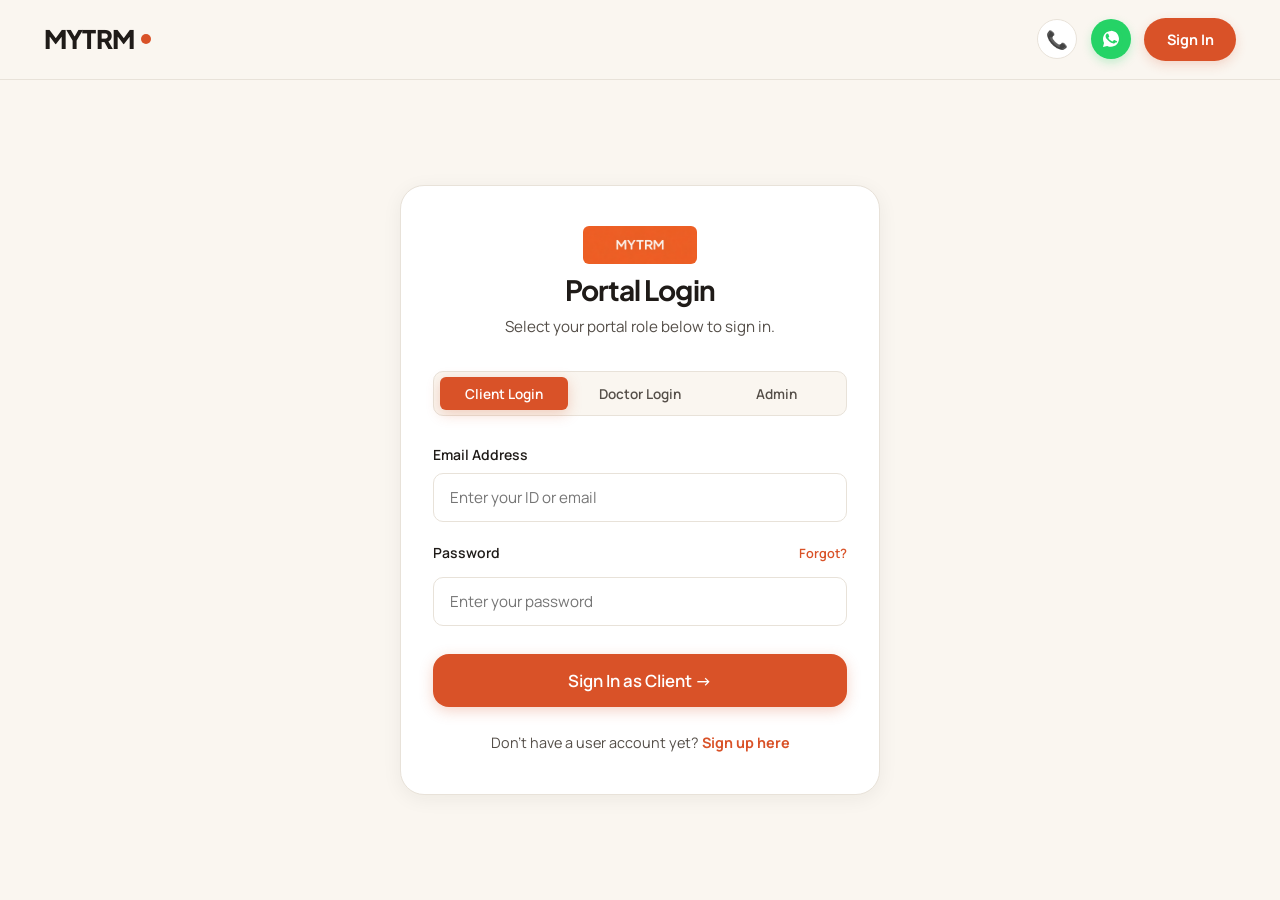
<file: booking.html>
<!DOCTYPE html>
<html lang="en">

<head>
  <meta charset="UTF-8">
  <meta name="viewport" content="width=device-width, initial-scale=1.0">
  <title>Book a Session — MYTRM</title>
  <meta name="description"
    content="Request a therapy session date and time, and complete your booking via MYTRM WhatsApp support.">

  <link rel="stylesheet" href="css/base.css">
  <link rel="stylesheet" href="css/components.css">
  <link rel="stylesheet" href="css/pages.css">
</head>

<body>

  <!-- Shared Navigation Bar -->
  <header class="navbar">
    <div class="container navbar-inner">
      <a href="index.html" class="brand-logo">
        MYTRM<span class="dot"></span>
      </a>

      <nav>
        <ul class="nav-menu">
          <!-- Therapists Dropdown -->
          <li class="nav-item">
            <a href="therapists.html" class="nav-link active">Therapists <span class="arrow">▾</span></a>
            <div class="nav-dropdown">
              <a href="therapists.html" class="dropdown-item">
                Browse All Practitioners
                <span class="desc">Filter verified clinical psychologists</span>
              </a>
              <div class="dropdown-header">By Concern</div>
              <a href="therapists.html?category=anxiety" class="dropdown-item">Anxiety & Panic</a>
              <a href="therapists.html?category=stress" class="dropdown-item">Work Stress & Burnout</a>
              <a href="therapists.html?category=relationships" class="dropdown-item">Relationships & Communication</a>
              <a href="therapists.html?category=self-esteem" class="dropdown-item">Self-Esteem & Identity</a>
            </div>
          </li>

          <!-- Services Dropdown -->
          <li class="nav-item">
            <span class="nav-link">Services <span class="arrow">▾</span></span>
            <div class="nav-dropdown">
              <a href="therapists.html" class="dropdown-item">
                Individual Therapy
                <span class="desc">1-on-1 private video counseling</span>
              </a>
              <a href="therapists.html?category=relationships" class="dropdown-item">
                Couples & Family Therapy
                <span class="desc">Joint relationship guidance</span>
              </a>
              <a href="therapists.html?category=career" class="dropdown-item">
                Career & Life Counseling
                <span class="desc">Transitions & burnout relief</span>
              </a>
            </div>
          </li>

          <!-- Resources Dropdown -->
          <li class="nav-item">
            <span class="nav-link">Resources <span class="arrow">▾</span></span>
            <div class="nav-dropdown">
              <a href="index.html#faq" class="dropdown-item">Frequently Asked Questions</a>
              <a href="contact.html" class="dropdown-item">Self-Help & Mental Health Tools</a>
              <a href="contact.html" class="dropdown-item">Crisis Helplines (India)</a>
            </div>
          </li>

          <!-- About Us Link -->
          <li class="nav-item">
            <a href="about.html" class="nav-link">About Us & Support</a>
          </li>

          <!-- Contact Us Link -->
          <li class="nav-item">
            <a href="contact.html" class="nav-link">Contact Us</a>
          </li>
        </ul>
      </nav>

      <!-- Right Nav Actions (Phone, WhatsApp, Sign In / User Session, Mobile Hamburger) -->
      <div class="nav-actions">
        <!-- Rendered dynamically by auth.js -->
        <button class="mobile-toggle" aria-label="Toggle drawer">☰</button>
      </div>
    </div>
  </header>

  <!-- Mobile Drawer -->
  <div class="drawer-overlay"></div>
  <aside class="mobile-drawer">
    <div>
      <a href="index.html" class="brand-logo" aria-label="MYTRM Home"><img src="assets/doctors/ChatGPT Image Sep 27, 2026, 10_41_06 AM.png" alt="MYTRM Logo" class="brand-logo-img" /></a>
      <ul class="mobile-nav-links">
        <li><a href="index.html">Home</a></li>
        <li><a href="therapists.html">Find Therapists</a></li>
        <li><a href="about.html">About Us</a></li>
        <li><a href="dashboard.html">My Dashboard</a></li>
        <li><a href="contact.html">Contact Us</a></li>
      </ul>
    </div>
  </aside>

  <!-- Main Content -->
  <main class="container">
    <div class="booking-container">

      <!-- Doctor Summary Header -->
      <div id="booking-doctor-header"
        style="display: flex; align-items: center; justify-content: space-between; border-bottom: 1px solid var(--color-border); padding-bottom: 1.5rem; margin-bottom: 2rem;">
        <div style="display: flex; align-items: center; gap: 1.25rem;">
          <img id="booking-doc-photo"
            src="https://images.unsplash.com/photo-1573496359142-b8d87734a5a2?auto=format&fit=crop&q=80&w=800"
            alt="Doctor" style="width: 64px; height: 64px; border-radius: 50%; object-fit: cover;" />
          <div>
            <span class="badge badge-primary" style="margin-bottom: 0.25rem;">Direct WhatsApp Request</span>
            <h2 id="booking-doc-name" style="font-size: 1.35rem; margin: 0;">Neetee Bhardwaj</h2>
            <p id="booking-doc-title" style="font-size: 0.9rem; color: var(--color-text-subtle);">Senior Clinical
              Psychologist</p>
          </div>
        </div>

        <div style="text-align: right;">
          <div id="booking-doc-price"
            style="font-family: var(--font-heading); font-size: 1.5rem; font-weight: 800; color: var(--color-primary);">
            ₹1500</div>
          <div style="font-size: 0.8rem; color: var(--color-text-subtle);">Per 50 min session</div>
        </div>
      </div>

      <!-- Booking Form & Steps -->
      <div id="booking-flow-container">

        <form id="whatsapp-booking-form" onsubmit="handleBookingSubmit(event)">
          <!-- Honeypot anti-spam field -->
          <input type="text" name="website" id="booking-website" style="display:none !important;" tabindex="-1" autocomplete="off" />

          <!-- Step 1: Preferred Date & Time -->
          <div style="margin-bottom: 2rem;">
            <h3 style="font-size: 1.2rem; margin-bottom: 0.5rem;">1. Select Preferred Date & Time</h3>
            <p style="font-size: 0.9rem; color: var(--color-text-subtle); margin-bottom: 1.25rem;">
              Choose your ideal time slot preference. Scheduling is finalized directly with MYTRM over WhatsApp.
            </p>

            <div style="display: grid; grid-template-columns: 1fr 1fr; gap: 1rem;">
              <div class="form-group">
                <label class="form-label">Preferred Date *</label>
                <input type="date" id="booking-date" class="form-control" required />
              </div>
              <div class="form-group">
                <label class="form-label">Preferred Time Slot *</label>
                <select id="booking-time" class="form-control" required>
                  <option value="10:00 AM">10:00 AM IST</option>
                  <option value="11:30 AM">11:30 AM IST</option>
                  <option value="02:00 PM">02:00 PM IST</option>
                  <option value="05:00 PM" selected>05:00 PM IST</option>
                  <option value="06:30 PM">06:30 PM IST</option>
                  <option value="08:00 PM">08:00 PM IST</option>
                </select>
              </div>
            </div>
          </div>

          <!-- Step 2: Session Format -->
          <div style="margin-bottom: 2rem;">
            <h3 style="font-size: 1.2rem; margin-bottom: 0.5rem;">2. Session Format</h3>
            <div
              style="display: grid; grid-template-columns: repeat(auto-fit, minmax(220px, 1fr)); gap: 1rem; margin-top: 1rem;">
              <label class="card" style="cursor: pointer; display: flex; align-items: flex-start; gap: 0.75rem;">
                <input type="radio" name="sessionFormat" value="Individual Session (50 mins)" checked
                  style="margin-top: 0.2rem;" />
                <div>
                  <strong>1-on-1 Individual Video</strong>
                  <div style="font-size: 0.8rem; color: var(--color-text-subtle);">50 Mins Private HD Call</div>
                </div>
              </label>

              <label class="card" style="cursor: pointer; display: flex; align-items: flex-start; gap: 0.75rem;">
                <input type="radio" name="sessionFormat" value="Couples Session (60 mins)"
                  style="margin-top: 0.2rem;" />
                <div>
                  <strong>Couples / Joint Call</strong>
                  <div style="font-size: 0.8rem; color: var(--color-text-subtle);">60 Mins Joint Consultation</div>
                </div>
              </label>
            </div>
          </div>

          <!-- Step 3: Patient Details -->
          <div style="margin-bottom: 2rem;">
            <h3 style="font-size: 1.2rem; margin-bottom: 0.5rem;">3. Client Details</h3>
            <div class="form-group">
              <label class="form-label">Full Name *</label>
              <input type="text" id="client-name" class="form-control" required />
            </div>

            <div style="display: grid; grid-template-columns: 1fr 1fr; gap: 1rem;">
              <div class="form-group">
                <label class="form-label">Email Address *</label>
                <input type="email" id="client-email" class="form-control" required />
              </div>
              <div class="form-group">
                <label class="form-label">WhatsApp Phone Number *</label>
                <input type="tel" id="client-phone" class="form-control" placeholder="+91 98765 43210" required />
              </div>
            </div>
          </div>

          <button type="submit" id="submit-booking-btn" class="btn btn-primary btn-lg btn-full">
            Submit Booking & Continue to WhatsApp &rarr;
          </button>
        </form>

      </div>

    </div>
  </main>

  <!-- Footer -->
  <footer class="footer">
    <div class="container">
      <div class="footer-bottom">
        <div>&copy; 2026 MYTRM Health Technologies Pvt. Ltd. All rights reserved.</div>
        <div>WhatsApp Assisted Booking System</div>
      </div>
    </div>
  </footer>

  <!-- JS Scripts -->
  <script src="js/data.js"></script>
  <script src="js/api.js"></script>
  <script src="js/auth.js"></script>
  <script src="js/script.js"></script>
  <script>
    let selectedDoctor = null;

    document.addEventListener("DOMContentLoaded", async () => {
      // Check User Login Gate
      const session = getCurrentSession();
      const currentPath = window.location.search;
      if (!session) {
        showToast("Please log in to request a therapy session", "warning");
        window.location.href = `login.html?redirect=${encodeURIComponent('booking.html' + currentPath)}`;
        return;
      }

      const urlParams = new URLSearchParams(window.location.search);
      const doctorId = urlParams.get("id") || "d01";

      const doctors = await apiGetDoctors();
      selectedDoctor = doctors.find(d => String(d.id) === String(doctorId)) || doctors[0];

      // Update Header Info
      document.getElementById("booking-doc-name").innerText = selectedDoctor.name;
      document.getElementById("booking-doc-title").innerText = selectedDoctor.title;
      document.getElementById("booking-doc-photo").src = selectedDoctor.photo;
      document.getElementById("booking-doc-price").innerText = `₹${selectedDoctor.price}`;

      // Prefill Client Info from Session
      document.getElementById("client-name").value = session.name || "";
      document.getElementById("client-email").value = session.email || "";

      // Set default date to tomorrow
      const tomorrow = new Date();
      tomorrow.setDate(tomorrow.getDate() + 1);
      document.getElementById("booking-date").value = tomorrow.toISOString().split("T")[0];
    });

    async function handleBookingSubmit(e) {
      e.preventDefault();
      const date = document.getElementById("booking-date").value;
      const time = document.getElementById("booking-time").value;
      const clientName = document.getElementById("client-name").value.trim();
      const clientEmail = document.getElementById("client-email").value.trim();
      const clientPhone = document.getElementById("client-phone").value.trim();
      const sessionFormat = document.querySelector('input[name="sessionFormat"]:checked').value;
      const website = document.getElementById("booking-website") ? document.getElementById("booking-website").value.trim() : "";

      if (!date || !clientName || !clientPhone) {
        showToast("Please fill in your Name, WhatsApp Phone, and Date.", "warning");
        return;
      }

      const btn = document.getElementById("submit-booking-btn");
      const originalText = btn.innerText;
      btn.innerText = "Submitting Lead to Google Sheet...";
      btn.disabled = true;

      // 1. Submit Lead to Google Sheet endpoint via x-www-form-urlencoded BEFORE any WhatsApp redirect
      let leadRes;
      try {
        leadRes = await submitLeadToGoogleSheet({
          name: clientName,
          phone: clientPhone,
          email: clientEmail,
          service: `${selectedDoctor.name} - ${sessionFormat}`,
          message: `Date: ${date}, Time: ${time}, Price: ₹${selectedDoctor.price}`,
          source: "MYTRM Website",
          website: website
        });
      } catch (err) {
        console.error("Booking lead submission error:", err);
        leadRes = { success: false, error: "Network error submitting lead." };
      }

      // If Google Sheet submission failed, DO NOT redirect or pretend booking succeeded
      if (!leadRes || !leadRes.success) {
        btn.disabled = false;
        btn.innerText = originalText;
        const errDetail = (leadRes && leadRes.error) ? leadRes.error : "Failed to log booking request to system. Please try again.";
        showToast(errDetail, "warning");
        return;
      }

      // 2. Also log booking in client database
      await apiCreateBooking({
        userEmail: clientEmail,
        doctorId: selectedDoctor.id,
        therapistName: selectedDoctor.name,
        therapistPhoto: selectedDoctor.photo,
        therapistTitle: selectedDoctor.title,
        specialization: selectedDoctor.specializations[0] || "Clinical Psychology",
        date: date,
        time: time,
        sessionType: sessionFormat,
        price: selectedDoctor.price,
        userName: clientName,
        status: "pending_payment",
        source: "whatsapp_manual"
      });

      btn.disabled = false;

      // 3. Construct WhatsApp Deep Link Message
      const waNumber = typeof MYTRM_WHATSAPP_NUMBER !== "undefined" ? MYTRM_WHATSAPP_NUMBER : "917206660864";
      const messageText = `Hi MYTRM, I'd like to book a session with ${selectedDoctor.name} (${selectedDoctor.title}) on ${date} at ${time}. Session price: ₹${selectedDoctor.price}. My name is ${clientName} (${clientEmail}, ${clientPhone}).`;
      const waUrl = `https://wa.me/${waNumber}?text=${encodeURIComponent(messageText)}`;

      // 4. Render Confirmation View with WhatsApp Button
      const container = document.getElementById("booking-flow-container");
      container.innerHTML = `
        <div style="text-align: center; padding: 2rem 1rem;">
          <div style="width: 76px; height: 76px; background: #E8F5E9; color: #2E7D32; border-radius: 50%; display: flex; align-items: center; justify-content: center; font-size: 2.25rem; margin: 0 auto 1.5rem auto;">
            ✓
          </div>

          <span class="badge badge-warning" style="margin-bottom: 0.75rem;">Status: Pending Payment</span>
          <h2 style="font-size: 1.85rem; margin-bottom: 0.5rem;">Booking Request Saved!</h2>
          <p style="font-size: 1rem; color: var(--color-text-muted); max-width: 520px; margin: 0 auto 2rem auto;">
            Your details have been logged in our Google Sheet system for <strong>${selectedDoctor.name}</strong> on <strong>${date} at ${time}</strong>. Complete your payment on WhatsApp to finalize confirmation.
          </p>

          <div style="background: #FAF6F0; border: 1px solid var(--color-border); border-radius: var(--radius-md); padding: 1.5rem; max-width: 540px; margin: 0 auto 2rem auto; text-align: left;">
            <h4 style="margin-bottom: 0.75rem; color: var(--color-text-main);">Summary of Next Steps:</h4>
            <ol style="margin-left: 1.25rem; line-height: 1.8; font-size: 0.95rem; color: var(--color-text-muted);">
              <li>Click the green button below to open official WhatsApp chat.</li>
              <li>Send the pre-filled booking details to MYTRM support (+91 72066 60864).</li>
              <li>Once payment is verified, our team approves your booking and issues your Google Meet link in your dashboard.</li>
            </ol>
          </div>

          <div style="display: flex; gap: 1rem; justify-content: center; flex-wrap: wrap;">
            <a href="${waUrl}" target="_blank" class="btn btn-primary btn-lg" style="background-color: #25D366; border-color: #25D366; color: #FFFFFF; display: inline-flex; align-items: center; gap: 0.5rem;">
              Continue on WhatsApp &rarr;
            </a>
            <a href="dashboard.html" class="btn btn-secondary btn-lg">Track in Client Dashboard</a>
          </div>
        </div>
      `;
    }
  </script>
</body>

</html>
</file>
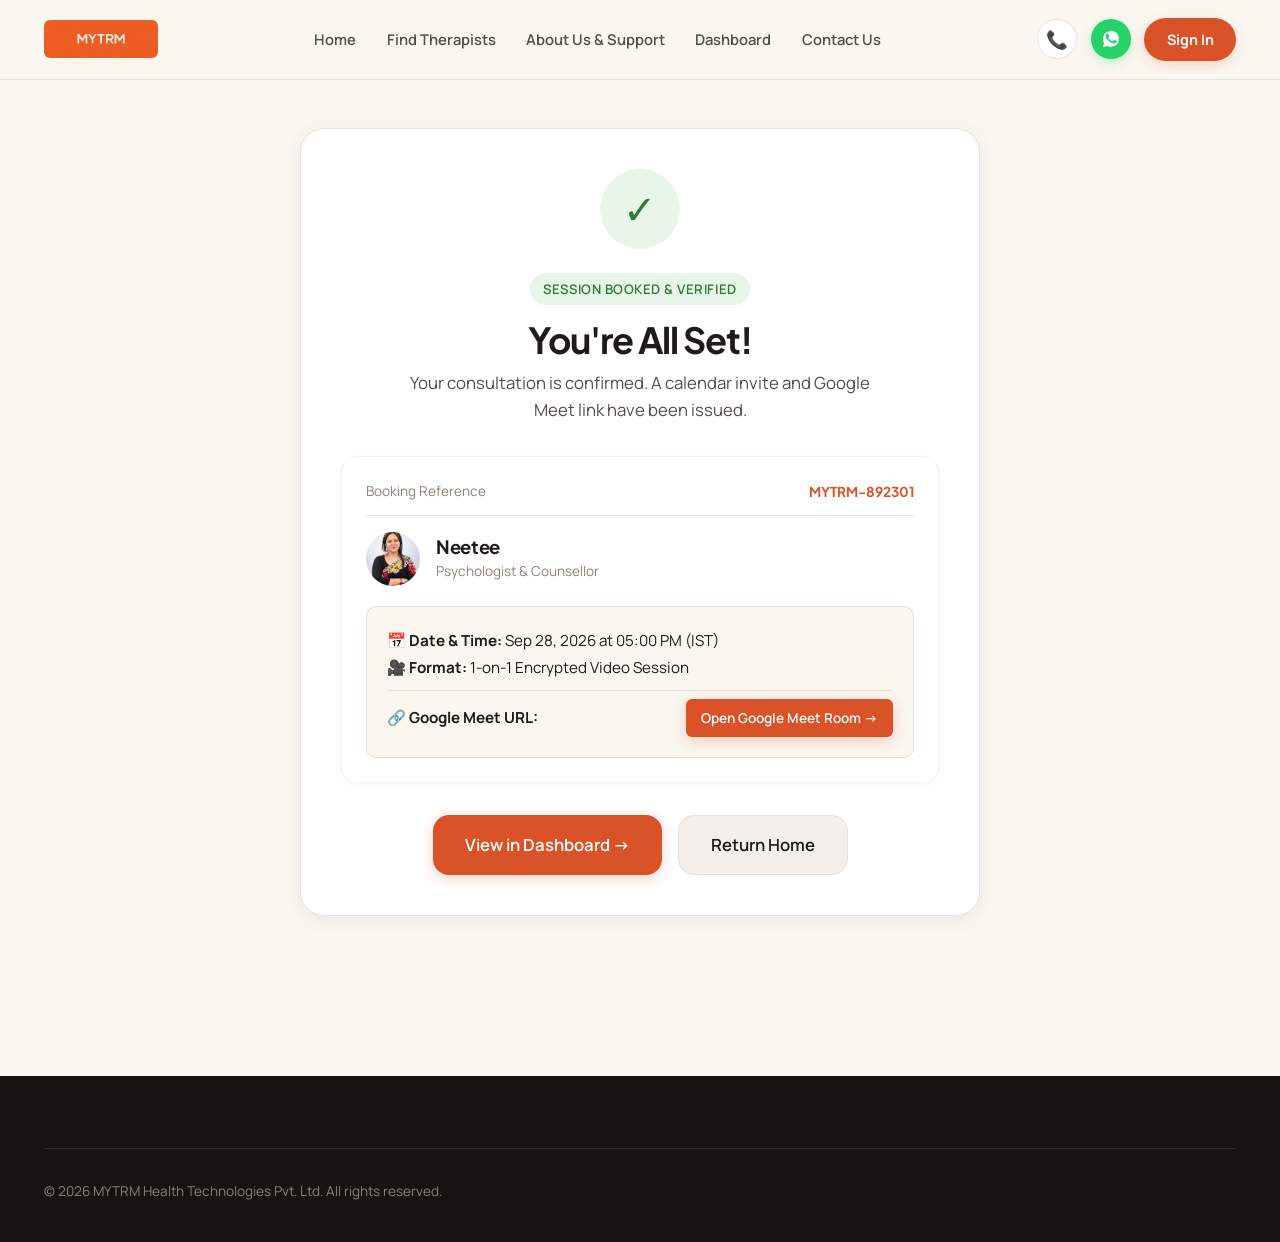
<file: confirmation.html>
<!DOCTYPE html>
<html lang="en">
<head>
  <meta charset="UTF-8">
  <meta name="viewport" content="width=device-width, initial-scale=1.0">
  <title>Booking Confirmed — MYTRM</title>
  <meta name="description" content="Your therapy appointment has been confirmed. View session details and Google Meet link.">
  
  <link rel="stylesheet" href="css/base.css">
  <link rel="stylesheet" href="css/components.css">
  <link rel="stylesheet" href="css/pages.css">
</head>
<body>

  <!-- Navigation Bar -->
  <header class="navbar">
    <div class="container navbar-inner">
      <a href="index.html" class="brand-logo" aria-label="MYTRM Home">
        <img src="assets/doctors/ChatGPT Image Sep 27, 2026, 10_41_06 AM.png" alt="MYTRM Logo" class="brand-logo-img" />
      </a>

      <nav>
        <ul class="nav-menu">
          <li><a href="index.html" class="nav-link">Home</a></li>
          <li><a href="therapists.html" class="nav-link">Find Therapists</a></li>
          <li><a href="about.html" class="nav-link">About Us & Support</a></li>
          <li><a href="dashboard.html" class="nav-link">Dashboard</a></li>
          <li><a href="contact.html" class="nav-link">Contact Us</a></li>
        </ul>
      </nav>

      <div class="nav-actions">
        <!-- Rendered by auth.js -->
        <button class="mobile-toggle" aria-label="Toggle drawer">☰</button>
      </div>
    </div>
  </header>

  <!-- Main Content -->
  <main class="container" style="padding-top: 3rem; padding-bottom: 5rem;">
    <div class="booking-container" style="max-width: 680px; margin: 0 auto; text-align: center;">
      
      <div style="width: 80px; height: 80px; background: var(--color-success-bg); color: var(--color-success); border-radius: 50%; display: flex; align-items: center; justify-content: center; font-size: 2.5rem; margin: 0 auto 1.5rem auto;">
        ✓
      </div>

      <span class="badge badge-success" style="margin-bottom: 0.75rem;">Session Booked & Verified</span>
      <h1 style="font-size: 2.25rem; margin-bottom: 0.5rem;">You're All Set!</h1>
      <p style="font-size: 1.05rem; color: var(--color-text-muted); max-width: 500px; margin: 0 auto 2rem auto;">
        Your consultation is confirmed. A calendar invite and Google Meet link have been issued.
      </p>

      <!-- Booking Info Card -->
      <div class="card" style="text-align: left; margin-bottom: 2rem; border-color: var(--color-primary-light); background: #FFFFFF;">
        <div style="display: flex; justify-content: space-between; font-size: 0.85rem; color: var(--color-text-subtle); margin-bottom: 1rem; border-bottom: 1px solid var(--color-border); padding-bottom: 0.75rem;">
          <span>Booking Reference</span>
          <strong id="conf-id" style="color: var(--color-primary); font-family: var(--font-heading);">MYTRM-892301</strong>
        </div>

        <div style="display: flex; gap: 1rem; align-items: center; margin-bottom: 1.25rem;">
          <img id="conf-doc-photo" src="https://images.unsplash.com/photo-1573496359142-b8d87734a5a2?auto=format&fit=crop&q=80&w=800" alt="Doctor" style="width: 54px; height: 54px; border-radius: 50%; object-fit: cover;" />
          <div>
            <h3 id="conf-doc-name" style="margin: 0; font-size: 1.15rem;">Neetee Bhardwaj</h3>
            <span id="conf-doc-title" style="font-size: 0.85rem; color: var(--color-text-subtle);">Senior Clinical Psychologist</span>
          </div>
        </div>

        <div style="background: var(--color-bg-page); padding: 1.25rem; border-radius: var(--radius-sm); border: 1px solid var(--color-border); font-size: 0.95rem; line-height: 1.8;">
          <div>📅 <strong>Date & Time:</strong> Sep 28, 2026 at 05:00 PM (IST)</div>
          <div>🎥 <strong>Format:</strong> 1-on-1 Encrypted Video Session</div>
          <div style="margin-top: 0.5rem; padding-top: 0.5rem; border-top: 1px solid var(--color-border); display: flex; align-items: center; justify-content: space-between; flex-wrap: wrap; gap: 0.5rem;">
            <span>🔗 <strong>Google Meet URL:</strong></span>
            <a id="conf-meet-link" href="https://meet.google.com/mytrm-session-room" target="_blank" class="btn btn-primary btn-sm">
              Open Google Meet Room &rarr;
            </a>
          </div>
        </div>
      </div>

      <div style="display: flex; gap: 1rem; justify-content: center; flex-wrap: wrap;">
        <a href="dashboard.html" class="btn btn-primary btn-lg">View in Dashboard &rarr;</a>
        <a href="index.html" class="btn btn-secondary btn-lg">Return Home</a>
      </div>

    </div>
  </main>

  <!-- Footer -->
  <footer class="footer">
    <div class="container">
      <div class="footer-bottom">
        <div>&copy; 2026 MYTRM Health Technologies Pvt. Ltd. All rights reserved.</div>
      </div>
    </div>
  </footer>

  <!-- JS Scripts -->
  <script src="js/data.js"></script>
  <script src="js/api.js"></script>
  <script src="js/auth.js"></script>
  <script src="js/script.js"></script>
  <script>
    document.addEventListener("DOMContentLoaded", async () => {
      const urlParams = new URLSearchParams(window.location.search);
      const bookingId = urlParams.get("bookingId") || "MYTRM-892301";
      const docId = urlParams.get("docId") || "d01";
      const meet = urlParams.get("meet") || "https://meet.google.com/mytrm-session-room";

      document.getElementById("conf-id").innerText = bookingId;
      document.getElementById("conf-meet-link").href = meet;

      const doctors = await apiGetDoctors();
      const doc = doctors.find(d => String(d.id) === String(docId)) || doctors[0];

      if (doc) {
        document.getElementById("conf-doc-name").innerText = doc.name;
        document.getElementById("conf-doc-title").innerText = doc.title;
        document.getElementById("conf-doc-photo").src = doc.photo;
      }
    });
  </script>
</body>
</html>
</file>
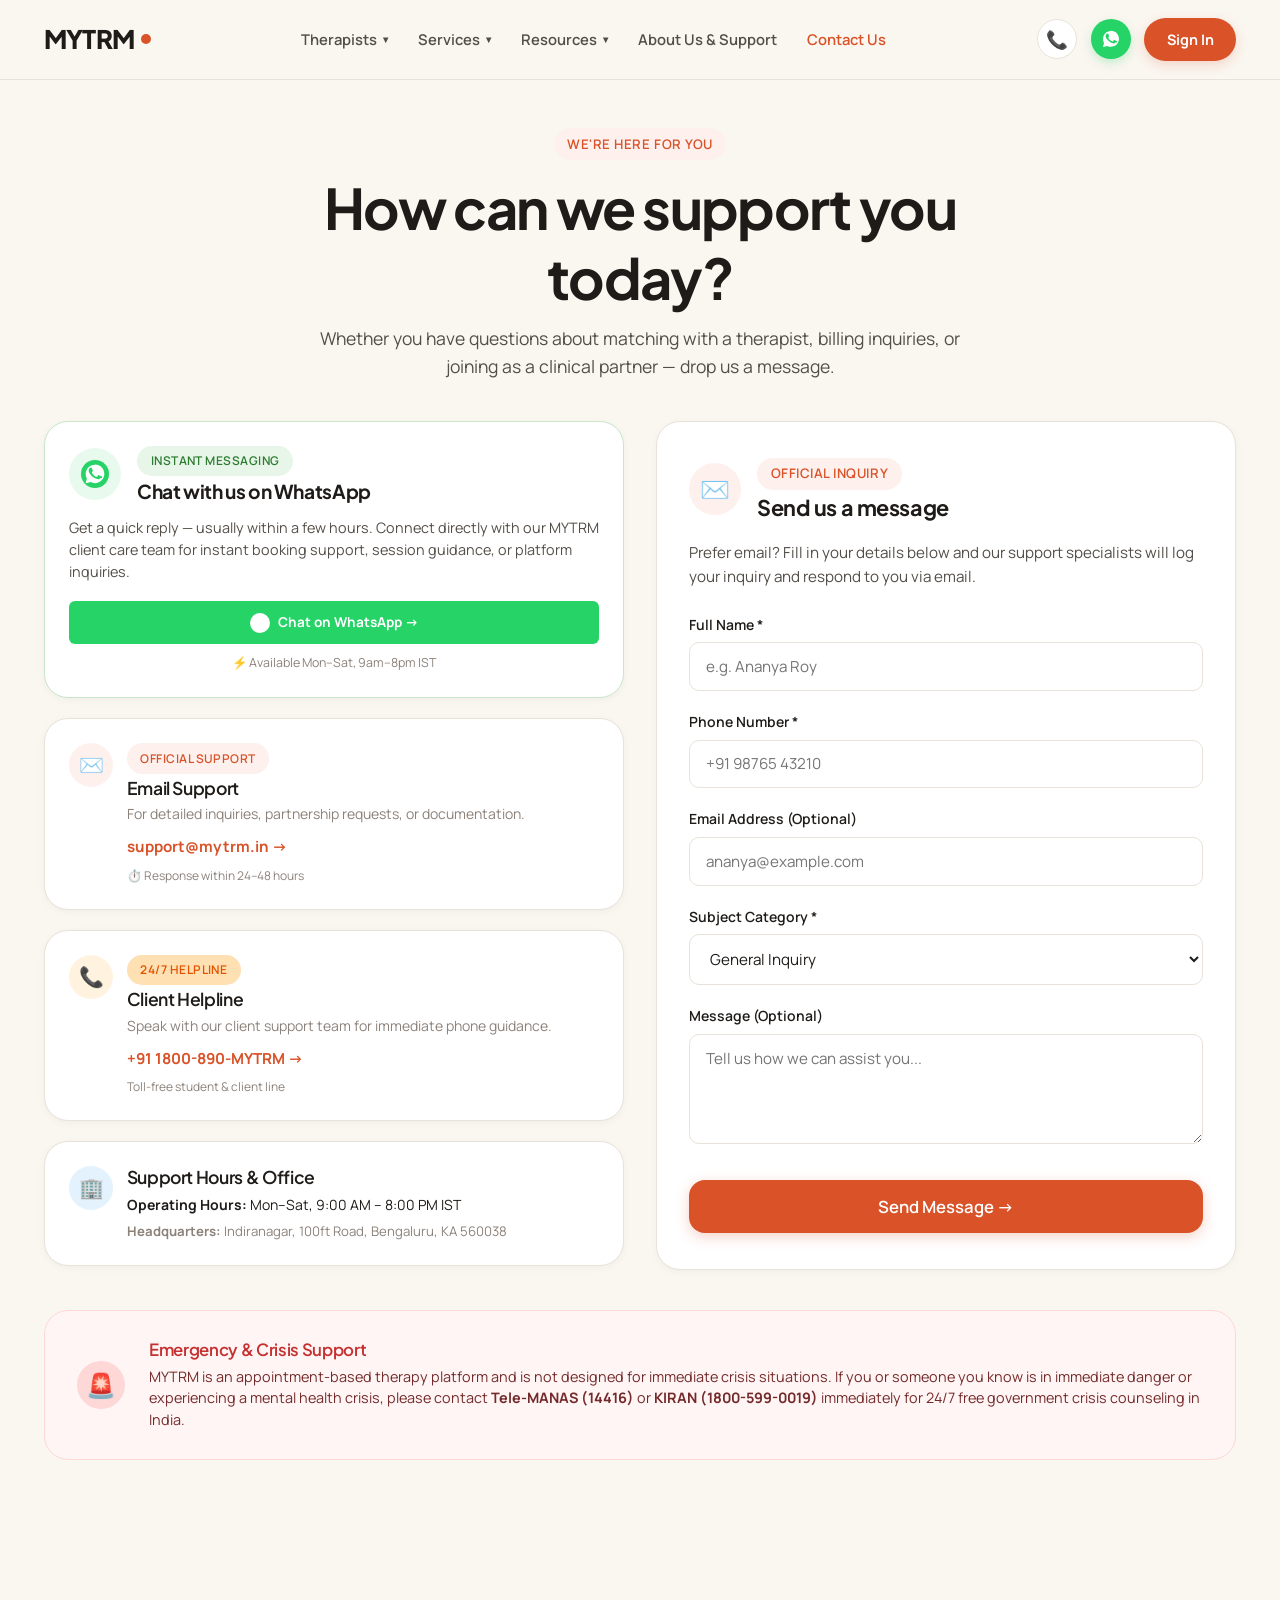
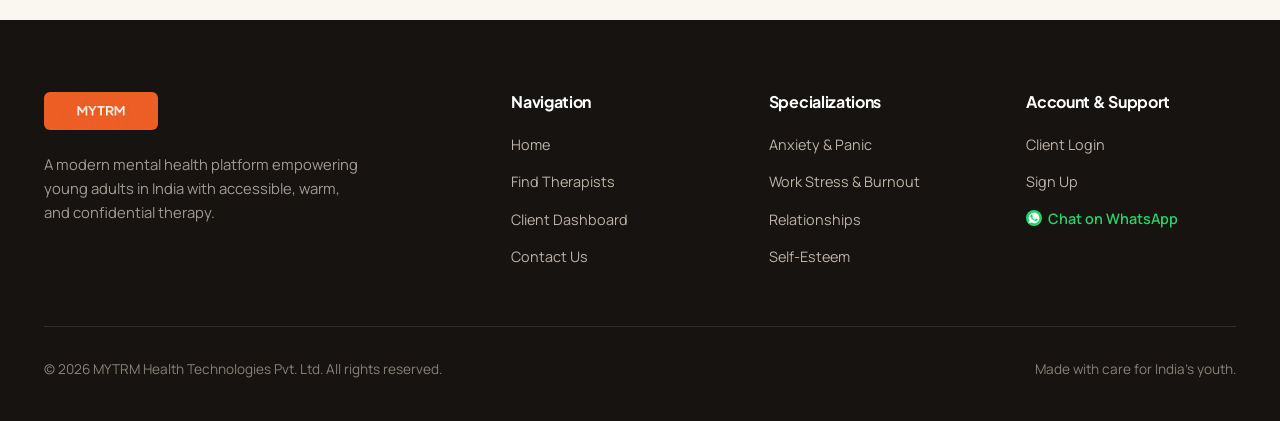
<file: contact.html>
<!DOCTYPE html>
<html lang="en">
<head>
  <meta charset="UTF-8">
  <meta name="viewport" content="width=device-width, initial-scale=1.0">
  <title>Contact Us — MYTRM Support & Inquiries</title>
  <meta name="description" content="Get in touch with MYTRM support team, inquire about therapist partnerships, or ask any questions regarding our mental health platform.">
  
  <link rel="stylesheet" href="css/base.css">
  <link rel="stylesheet" href="css/components.css">
  <link rel="stylesheet" href="css/pages.css">
</head>
<body>

  <!-- Shared Navigation Bar -->
  <header class="navbar">
    <div class="container navbar-inner">
      <a href="index.html" class="brand-logo">
        MYTRM<span class="dot"></span>
      </a>

      <nav>
        <ul class="nav-menu">
          <!-- Therapists Dropdown -->
          <li class="nav-item">
            <a href="therapists.html" class="nav-link">Therapists <span class="arrow">▾</span></a>
            <div class="nav-dropdown">
              <a href="therapists.html" class="dropdown-item">
                Browse All Practitioners
                <span class="desc">Filter verified clinical psychologists</span>
              </a>
              <div class="dropdown-header">By Concern</div>
              <a href="therapists.html?category=anxiety" class="dropdown-item">Anxiety & Panic</a>
              <a href="therapists.html?category=stress" class="dropdown-item">Work Stress & Burnout</a>
              <a href="therapists.html?category=relationships" class="dropdown-item">Relationships & Communication</a>
              <a href="therapists.html?category=self-esteem" class="dropdown-item">Self-Esteem & Identity</a>
            </div>
          </li>

          <!-- Services Dropdown -->
          <li class="nav-item">
            <span class="nav-link">Services <span class="arrow">▾</span></span>
            <div class="nav-dropdown">
              <a href="therapists.html" class="dropdown-item">
                Individual Therapy
                <span class="desc">1-on-1 private video counseling</span>
              </a>
              <a href="therapists.html?category=relationships" class="dropdown-item">
                Couples & Family Therapy
                <span class="desc">Joint relationship guidance</span>
              </a>
              <a href="therapists.html?category=career" class="dropdown-item">
                Career & Life Counseling
                <span class="desc">Transitions & burnout relief</span>
              </a>
            </div>
          </li>

          <!-- Resources Dropdown -->
          <li class="nav-item">
            <span class="nav-link">Resources <span class="arrow">▾</span></span>
            <div class="nav-dropdown">
              <a href="index.html#faq" class="dropdown-item">Frequently Asked Questions</a>
              <a href="contact.html" class="dropdown-item">Self-Help & Mental Health Tools</a>
              <a href="contact.html" class="dropdown-item">Crisis Helplines (India)</a>
            </div>
          </li>

          <!-- About Us Link -->
          <li class="nav-item">
            <a href="about.html" class="nav-link">About Us & Support</a>
          </li>

          <!-- Contact Us Link -->
          <li class="nav-item">
            <a href="contact.html" class="nav-link active">Contact Us</a>
          </li>
        </ul>
      </nav>

      <!-- Right Nav Actions (Phone, WhatsApp, Sign In / User Session, Mobile Hamburger) -->
      <div class="nav-actions">
        <!-- Rendered dynamically by auth.js -->
        <button class="mobile-toggle" aria-label="Toggle drawer">☰</button>
      </div>
    </div>
  </header>

  <!-- Mobile Drawer -->
  <div class="drawer-overlay"></div>
  <aside class="mobile-drawer">
    <div>
      <a href="index.html" class="brand-logo" aria-label="MYTRM Home"><img src="assets/doctors/ChatGPT Image Sep 27, 2026, 10_41_06 AM.png" alt="MYTRM Logo" class="brand-logo-img" /></a>
      <ul class="mobile-nav-links">
        <li><a href="index.html">Home</a></li>
        <li><a href="therapists.html">Find Therapists</a></li>
        <li><a href="about.html">About Us</a></li>
        <li><a href="dashboard.html">My Dashboard</a></li>
        <li><a href="contact.html">Contact Us</a></li>
      </ul>
    </div>
  </aside>

  <!-- Main Content -->
  <main class="container" style="padding-top: 3rem; padding-bottom: 5rem;">
    
    <div class="text-center" style="max-width: 680px; margin: 0 auto;">
      <span class="badge badge-primary" style="margin-bottom: 0.75rem;">We're Here for You</span>
      <h1>How can we support you today?</h1>
      <p style="font-size: 1.1rem; margin-top: 0.75rem;">
        Whether you have questions about matching with a therapist, billing inquiries, or joining as a clinical partner — drop us a message.
      </p>
    </div>

    <!-- Dual Contact Methods Grid (Left Info Cards Stack + Right Contact Form) -->
    <div class="contact-dual-grid">
      
      <!-- Left Column: Compact Support Cards Stack -->
      <div class="contact-left-col">
        
        <!-- Card 1: WhatsApp Support -->
        <div class="contact-info-card wa-highlight">
          <div class="contact-option-header" style="margin-bottom: 0.85rem;">
            <div class="contact-option-icon wa">
              <img src="assets/icons/whatsapp.svg" alt="WhatsApp" style="width: 28px; height: 28px; display: block;" />
            </div>
            <div>
              <span class="badge badge-success" style="margin-bottom: 0.2rem; font-size: 0.75rem;">Instant Messaging</span>
              <h3 style="font-size: 1.2rem; margin: 0; font-family: var(--font-heading);">Chat with us on WhatsApp</h3>
            </div>
          </div>
          <p style="font-size: 0.9rem; color: var(--color-text-muted); line-height: 1.55; margin-bottom: 1.1rem;">
            Get a quick reply — usually within a few hours. Connect directly with our MYTRM client care team for instant booking support, session guidance, or platform inquiries.
          </p>
          <a id="contact-wa-btn" href="#" target="_blank" class="btn btn-sm btn-full" style="background-color: #25D366; color: #FFFFFF; font-weight: 700; display: inline-flex; align-items: center; justify-content: center; gap: 0.5rem; padding: 0.65rem 1rem;">
            <img src="assets/icons/whatsapp.svg" alt="WhatsApp" style="width: 20px; height: 20px; filter: brightness(0) invert(1);" />
            Chat on WhatsApp &rarr;
          </a>
          <div style="font-size: 0.775rem; color: var(--color-text-subtle); text-align: center; margin-top: 0.6rem;">
            ⚡ Available Mon–Sat, 9am–8pm IST
          </div>
        </div>

        <!-- Card 2: Email Support -->
        <div class="contact-info-card">
          <div style="display: flex; align-items: flex-start; gap: 0.85rem;">
            <div class="contact-option-icon" style="width: 44px; height: 44px; background: var(--color-primary-light); color: var(--color-primary); font-size: 1.25rem;">
              ✉️
            </div>
            <div style="flex: 1;">
              <span class="badge badge-primary" style="margin-bottom: 0.2rem; font-size: 0.75rem;">Official Support</span>
              <h4 style="font-size: 1.1rem; margin: 0 0 0.35rem 0; font-family: var(--font-heading);">Email Support</h4>
              <p style="font-size: 0.875rem; color: var(--color-text-subtle); margin-bottom: 0.6rem; line-height: 1.45;">
                For detailed inquiries, partnership requests, or documentation.
              </p>
              <a href="mailto:support@mytrm.in" style="color: var(--color-primary); font-weight: 700; font-size: 0.95rem; display: inline-flex; align-items: center; gap: 0.3rem; text-decoration: none;">
                support@mytrm.in &rarr;
              </a>
              <div style="font-size: 0.75rem; color: var(--color-text-subtle); margin-top: 0.35rem;">⏱️ Response within 24–48 hours</div>
            </div>
          </div>
        </div>

        <!-- Card 3: 24/7 Helpline Support -->
        <div class="contact-info-card">
          <div style="display: flex; align-items: flex-start; gap: 0.85rem;">
            <div class="contact-option-icon" style="width: 44px; height: 44px; background: #FFF3E0; color: #E65100; font-size: 1.25rem;">
              📞
            </div>
            <div style="flex: 1;">
              <span class="badge" style="background: #FFE0B2; color: #E65100; margin-bottom: 0.2rem; font-size: 0.75rem;">24/7 Helpline</span>
              <h4 style="font-size: 1.1rem; margin: 0 0 0.35rem 0; font-family: var(--font-heading);">Client Helpline</h4>
              <p style="font-size: 0.875rem; color: var(--color-text-subtle); margin-bottom: 0.6rem; line-height: 1.45;">
                Speak with our client support team for immediate phone guidance.
              </p>
              <a href="tel:+9118008906987" style="color: var(--color-primary); font-weight: 700; font-size: 0.95rem; display: inline-flex; align-items: center; gap: 0.3rem; text-decoration: none;">
                +91 1800-890-MYTRM &rarr;
              </a>
              <div style="font-size: 0.75rem; color: var(--color-text-subtle); margin-top: 0.35rem;">Toll-free student & client line</div>
            </div>
          </div>
        </div>

        <!-- Card 4: Support Hours & Location -->
        <div class="contact-info-card">
          <div style="display: flex; align-items: flex-start; gap: 0.85rem;">
            <div class="contact-option-icon" style="width: 44px; height: 44px; background: #E3F2FD; color: #1565C0; font-size: 1.25rem;">
              🏢
            </div>
            <div style="flex: 1;">
              <h4 style="font-size: 1.1rem; margin: 0 0 0.35rem 0; font-family: var(--font-heading);">Support Hours & Office</h4>
              <div style="font-size: 0.875rem; color: var(--color-text-main); margin-bottom: 0.35rem;">
                <strong>Operating Hours:</strong> Mon–Sat, 9:00 AM – 8:00 PM IST
              </div>
              <div style="font-size: 0.825rem; color: var(--color-text-subtle); line-height: 1.45;">
                <strong>Headquarters:</strong> Indiranagar, 100ft Road, Bengaluru, KA 560038
              </div>
            </div>
          </div>
        </div>

      </div>

      <!-- Right Column: Contact Form -->
      <div class="contact-option-card" id="contact-form-wrapper">
        <div class="contact-option-header">
          <div class="contact-option-icon">
            <span style="font-size: 1.5rem;">✉️</span>
          </div>
          <div>
            <span class="badge badge-primary" style="margin-bottom: 0.25rem;">Official Inquiry</span>
            <h3 style="font-size: 1.35rem; margin: 0;">Send us a message</h3>
          </div>
        </div>

        <p style="font-size: 0.95rem; color: var(--color-text-muted); line-height: 1.6; margin-bottom: 1.5rem;">
          Prefer email? Fill in your details below and our support specialists will log your inquiry and respond to you via email.
        </p>

        <form id="contact-form" onsubmit="handleContactSubmit(event)" novalidate>
          <!-- Honeypot anti-spam field -->
          <input type="text" name="website" id="contact-website" style="display:none !important;" tabindex="-1" autocomplete="off" />

          <div class="form-group">
            <label for="contact-name" class="form-label">Full Name *</label>
            <input type="text" id="contact-name" class="form-control" placeholder="e.g. Ananya Roy" required />
          </div>

          <div class="form-group">
            <label for="contact-phone" class="form-label">Phone Number *</label>
            <input type="tel" id="contact-phone" class="form-control" placeholder="+91 98765 43210" required />
          </div>

          <div class="form-group">
            <label for="contact-email" class="form-label">Email Address (Optional)</label>
            <input type="email" id="contact-email" class="form-control" placeholder="ananya@example.com" />
          </div>

          <div class="form-group">
            <label for="contact-subject" class="form-label">Subject Category *</label>
            <select id="contact-subject" class="form-control">
              <option value="General Inquiry">General Inquiry</option>
              <option value="Therapist Partnership">Therapist Partnership</option>
              <option value="Billing & Refunds">Billing & Refunds</option>
              <option value="Technical Issue">Technical Issue</option>
              <option value="Feedback">Feedback</option>
            </select>
          </div>

          <div class="form-group">
            <label for="contact-message" class="form-label">Message (Optional)</label>
            <textarea id="contact-message" class="form-control" placeholder="Tell us how we can assist you..."></textarea>
          </div>

          <button type="submit" id="contact-submit-btn" class="btn btn-primary btn-lg btn-full" style="margin-top: 1rem;">
            Send Message &rarr;
          </button>
        </form>
      </div>

    </div>

    <!-- Emergency & Crisis Support Banner -->
    <div style="background: #FFF5F5; border: 1px solid #FED7D7; border-radius: var(--radius-lg); padding: 1.75rem 2rem; margin-top: 1rem; display: flex; align-items: center; gap: 1.5rem;" class="emergency-crisis-banner">
      <div style="width: 48px; height: 48px; border-radius: 50%; background: #FED7D7; color: #C53030; display: flex; align-items: center; justify-content: center; font-size: 1.5rem; flex-shrink: 0;">
        🚨
      </div>
      <div>
        <h4 style="color: #C53030; margin-bottom: 0.35rem; font-size: 1.05rem; font-family: var(--font-heading);">Emergency & Crisis Support</h4>
        <p style="font-size: 0.9rem; color: #742A2A; line-height: 1.5; margin: 0;">
          MYTRM is an appointment-based therapy platform and is not designed for immediate crisis situations. If you or someone you know is in immediate danger or experiencing a mental health crisis, please contact <strong>Tele-MANAS (14416)</strong> or <strong>KIRAN (1800-599-0019)</strong> immediately for 24/7 free government crisis counseling in India.
        </p>
      </div>
    </div>

  </main>

  <!-- Footer -->
  <footer class="footer">
    <div class="container">
      <div class="footer-grid">
        <div class="footer-brand">
          <a href="index.html" class="brand-logo" aria-label="MYTRM Home"><img src="assets/doctors/ChatGPT Image Sep 27, 2026, 10_41_06 AM.png" alt="MYTRM Logo" class="brand-logo-img" /></a>
          <p>A modern mental health platform empowering young adults in India with accessible, warm, and confidential therapy.</p>
        </div>

        <div>
          <h4 class="footer-col-title">Navigation</h4>
          <ul class="footer-links">
            <li><a href="index.html">Home</a></li>
            <li><a href="therapists.html">Find Therapists</a></li>
            <li><a href="dashboard.html">Client Dashboard</a></li>
            <li><a href="contact.html">Contact Us</a></li>
          </ul>
        </div>

        <div>
          <h4 class="footer-col-title">Specializations</h4>
          <ul class="footer-links">
            <li><a href="therapists.html?category=anxiety">Anxiety & Panic</a></li>
            <li><a href="therapists.html?category=stress">Work Stress & Burnout</a></li>
            <li><a href="therapists.html?category=relationships">Relationships</a></li>
            <li><a href="therapists.html?category=self-esteem">Self-Esteem</a></li>
          </ul>
        </div>

        <div>
          <h4 class="footer-col-title">Account & Support</h4>
          <ul class="footer-links">
            <li><a href="login.html">Client Login</a></li>
            <li><a href="signup.html">Sign Up</a></li>
            <li>
              <a href="#" class="footer-wa-link" target="_blank" style="display: inline-flex; align-items: center; gap: 0.35rem; color: #25D366; font-weight: 600;">
                <img src="assets/icons/whatsapp.svg" alt="WhatsApp" style="width: 16px; height: 16px;" /> Chat on WhatsApp
              </a>
            </li>
          </ul>
        </div>
      </div>

      <div class="footer-bottom">
        <div>&copy; 2026 MYTRM Health Technologies Pvt. Ltd. All rights reserved.</div>
        <div>Made with care for India's youth.</div>
      </div>
    </div>
  </footer>

  <!-- JS Scripts -->
  <script src="js/data.js"></script>
  <script src="js/api.js"></script>
  <script src="js/auth.js"></script>
  <script src="js/script.js"></script>
  <script>
    document.addEventListener("DOMContentLoaded", () => {
      const waNumber = typeof MYTRM_WHATSAPP_NUMBER !== "undefined" ? MYTRM_WHATSAPP_NUMBER : "919876543210";
      const prefilledText = encodeURIComponent("Hi MYTRM, I have a question");
      const waUrl = `https://wa.me/${waNumber}?text=${prefilledText}`;
      
      const btn = document.getElementById("contact-wa-btn");
      if (btn) btn.href = waUrl;

      document.querySelectorAll(".footer-wa-link").forEach(link => {
        link.href = waUrl;
      });
    });

    async function handleContactSubmit(e) {
      e.preventDefault();
      const name = document.getElementById("contact-name").value.trim();
      const phone = document.getElementById("contact-phone").value.trim();
      const email = document.getElementById("contact-email").value.trim();
      const subject = document.getElementById("contact-subject").value;
      const message = document.getElementById("contact-message").value.trim();
      const website = document.getElementById("contact-website") ? document.getElementById("contact-website").value.trim() : "";

      if (!name || !phone) {
        showToast("Please provide your Full Name and Phone Number.", "warning");
        return;
      }

      const btn = document.getElementById("contact-submit-btn");
      const originalText = btn.innerText;
      btn.innerText = "Submitting Lead...";
      btn.disabled = true;

      try {
        const res = await submitLeadToGoogleSheet({
          name,
          phone,
          email,
          service: subject,
          message,
          source: "MYTRM Website",
          website
        });

        if (res && res.success) {
          const formCard = document.getElementById("contact-form-wrapper");
          formCard.innerHTML = `
            <div style="text-align: center; padding: 2.5rem 1rem;">
              <div style="width: 64px; height: 64px; background: var(--color-success-bg); color: var(--color-success); border-radius: 50%; display: flex; align-items: center; justify-content: center; font-size: 2rem; margin: 0 auto 1.25rem auto;">
                ✓
              </div>
              <h3 style="font-size: 1.5rem; margin-bottom: 0.5rem;">Thank You!</h3>
              <p style="font-size: 0.95rem; color: var(--color-text-muted); line-height: 1.6; max-width: 400px; margin: 0 auto 1.5rem auto;">
                Your consultation request has been submitted successfully to our system. Our team will contact you shortly.
              </p>
              <a href="index.html" class="btn btn-primary">Return to Homepage</a>
            </div>
          `;
        } else {
          btn.disabled = false;
          btn.innerText = originalText;
          const errorMsg = (res && res.error) ? res.error : "Something went wrong while submitting your request. Please try again or contact us on WhatsApp.";
          showToast(errorMsg, "warning");
        }
      } catch (err) {
        btn.disabled = false;
        btn.innerText = originalText;
        console.error("Submission Exception:", err);
        showToast("Something went wrong while submitting your request. Please try again or contact us on WhatsApp.", "warning");
      }
    }
  </script>
</body>
</html>
</file>
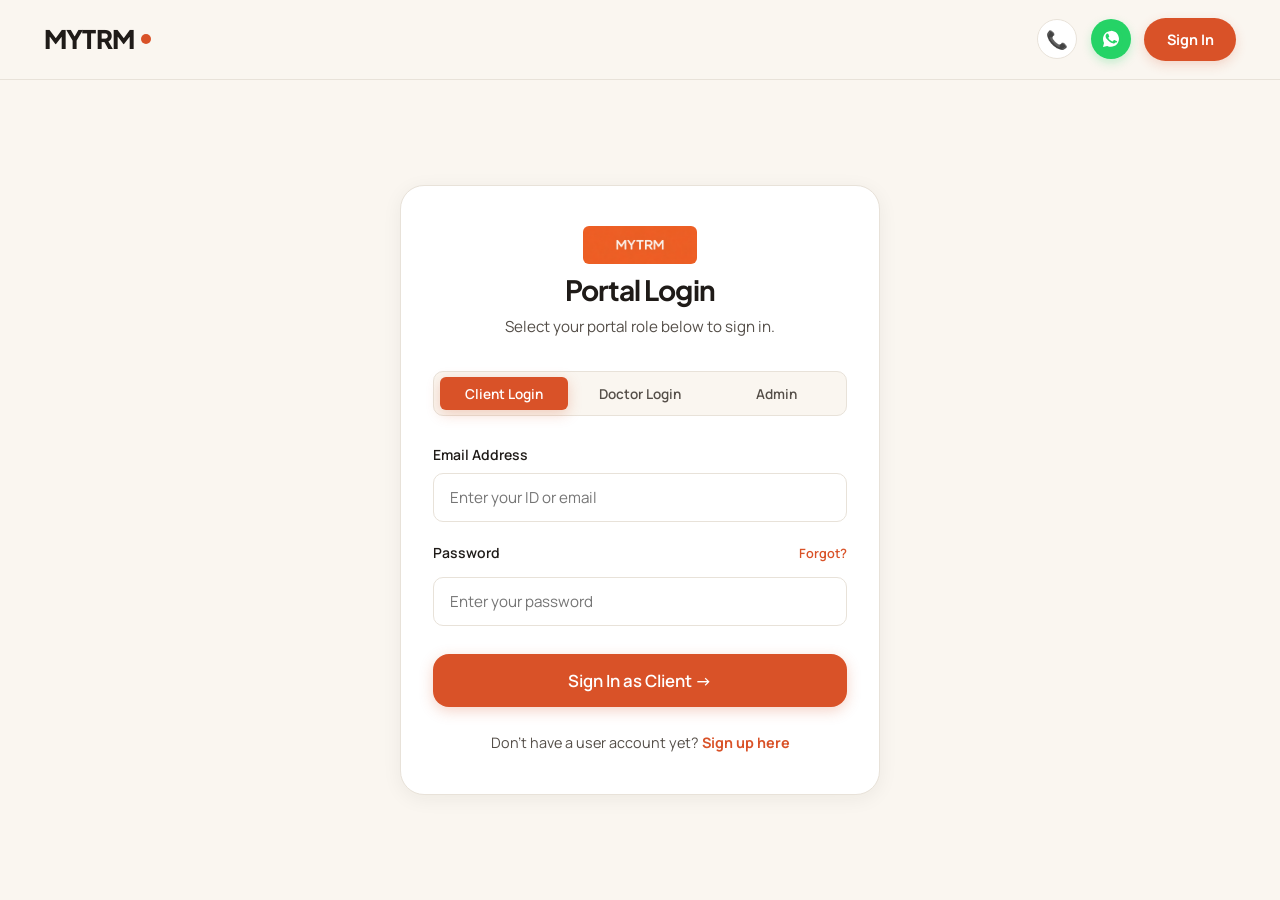
<file: dashboard.html>
<!DOCTYPE html>
<html lang="en">

<head>
  <meta charset="UTF-8">
  <meta name="viewport" content="width=device-width, initial-scale=1.0">
  <title>Client Dashboard — MYTRM</title>
  <meta name="description"
    content="Manage your upcoming therapy appointments, past sessions, and saved favorite psychologists on MYTRM.">

  <link rel="stylesheet" href="css/base.css">
  <link rel="stylesheet" href="css/components.css">
  <link rel="stylesheet" href="css/pages.css">
</head>

<body>

  <!-- Shared Navigation Bar -->
  <header class="navbar">
    <div class="container navbar-inner">
      <a href="index.html" class="brand-logo">
        MYTRM<span class="dot"></span>
      </a>

      <nav>
        <ul class="nav-menu">
          <!-- Therapists Dropdown -->
          <li class="nav-item">
            <a href="therapists.html" class="nav-link">Therapists <span class="arrow">▾</span></a>
            <div class="nav-dropdown">
              <a href="therapists.html" class="dropdown-item">
                Browse All Practitioners
                <span class="desc">Filter verified clinical psychologists</span>
              </a>
              <div class="dropdown-header">By Concern</div>
              <a href="therapists.html?category=anxiety" class="dropdown-item">Anxiety & Panic</a>
              <a href="therapists.html?category=stress" class="dropdown-item">Work Stress & Burnout</a>
              <a href="therapists.html?category=relationships" class="dropdown-item">Relationships & Communication</a>
              <a href="therapists.html?category=self-esteem" class="dropdown-item">Self-Esteem & Identity</a>
            </div>
          </li>

          <!-- Services Dropdown -->
          <li class="nav-item">
            <span class="nav-link">Services <span class="arrow">▾</span></span>
            <div class="nav-dropdown">
              <a href="therapists.html" class="dropdown-item">
                Individual Therapy
                <span class="desc">1-on-1 private video counseling</span>
              </a>
              <a href="therapists.html?category=relationships" class="dropdown-item">
                Couples & Family Therapy
                <span class="desc">Joint relationship guidance</span>
              </a>
              <a href="therapists.html?category=career" class="dropdown-item">
                Career & Life Counseling
                <span class="desc">Transitions & burnout relief</span>
              </a>
            </div>
          </li>

          <!-- Resources Dropdown -->
          <li class="nav-item">
            <span class="nav-link">Resources <span class="arrow">▾</span></span>
            <div class="nav-dropdown">
              <a href="index.html#faq" class="dropdown-item">Frequently Asked Questions</a>
              <a href="contact.html" class="dropdown-item">Self-Help & Mental Health Tools</a>
              <a href="contact.html" class="dropdown-item">Crisis Helplines (India)</a>
            </div>
          </li>

          <!-- About Us Link -->
          <li class="nav-item">
            <a href="about.html" class="nav-link">About Us & Support</a>
          </li>

          <!-- Contact Us Link -->
          <li class="nav-item">
            <a href="contact.html" class="nav-link">Contact Us</a>
          </li>
        </ul>
      </nav>

      <!-- Right Nav Actions (Phone, WhatsApp, Sign In / User Session, Mobile Hamburger) -->
      <div class="nav-actions">
        <!-- Rendered dynamically by auth.js -->
        <button class="mobile-toggle" aria-label="Toggle drawer">☰</button>
      </div>
    </div>
  </header>

  <!-- Mobile Drawer -->
  <div class="drawer-overlay"></div>
  <aside class="mobile-drawer">
    <div>
      <a href="index.html" class="brand-logo" aria-label="MYTRM Home"><img src="assets/doctors/ChatGPT Image Sep 27, 2026, 10_41_06 AM.png" alt="MYTRM Logo" class="brand-logo-img" /></a>
      <ul class="mobile-nav-links">
        <li><a href="index.html">Home</a></li>
        <li><a href="therapists.html">Find Therapists</a></li>
        <li><a href="about.html">About Us</a></li>
        <li><a href="dashboard.html">My Dashboard</a></li>
        <li><a href="contact.html">Contact Us</a></li>
      </ul>
    </div>
  </aside>

  <!-- Main Content -->
  <main class="container" style="padding-bottom: 5rem;">

    <!-- User Welcome Header Card -->
    <div class="dashboard-header">
      <div class="dashboard-user-info">
        <img src="https://images.unsplash.com/photo-1539571696357-5a69c17a67c6?auto=format&fit=crop&q=80&w=400"
          id="user-avatar-img" alt="Client avatar" class="user-avatar" />
        <div>
          <h1 style="font-size: 1.6rem; margin-bottom: 0.2rem;" id="dashboard-user-greeting">Welcome back!</h1>
          <p style="font-size: 0.9rem; color: var(--color-text-subtle);" id="dashboard-user-email">Client Portal</p>
        </div>
      </div>

      <div style="display: flex; gap: 1rem;">
        <a href="therapists.html" class="btn btn-primary">+ Book New Session</a>
      </div>
    </div>

    <!-- Dashboard Tabs -->
    <div class="dashboard-tabs">
      <button class="tab-btn active" data-tab="upcoming" onclick="switchDashboardTab('upcoming')">Upcoming
        Sessions</button>
      <button class="tab-btn" data-tab="past" onclick="switchDashboardTab('past')">Past History</button>
      <button class="tab-btn" data-tab="saved" onclick="switchDashboardTab('saved')">Saved Therapists</button>
    </div>

    <!-- Dynamic Tab Content Area -->
    <div id="dashboard-tab-content">
      <!-- Rendered dynamically -->
    </div>

  </main>

  <!-- Footer -->
  <footer class="footer">
    <div class="container">
      <div class="footer-grid">
        <div class="footer-brand">
          <a href="index.html" class="brand-logo" aria-label="MYTRM Home"><img src="assets/doctors/ChatGPT Image Sep 27, 2026, 10_41_06 AM.png" alt="MYTRM Logo" class="brand-logo-img" /></a>
          <p>A modern mental health platform empowering young adults in India with accessible, warm, and confidential
            therapy.</p>
        </div>

        <div>
          <h4 class="footer-col-title">Navigation</h4>
          <ul class="footer-links">
            <li><a href="index.html">Home</a></li>
            <li><a href="therapists.html">Find Therapists</a></li>
            <li><a href="dashboard.html">Client Dashboard</a></li>
            <li><a href="contact.html">Contact Us</a></li>
          </ul>
        </div>

        <div>
          <h4 class="footer-col-title">Specializations</h4>
          <ul class="footer-links">
            <li><a href="therapists.html?category=anxiety">Anxiety & Panic</a></li>
            <li><a href="therapists.html?category=stress">Work Stress & Burnout</a></li>
            <li><a href="therapists.html?category=relationships">Relationships</a></li>
            <li><a href="therapists.html?category=self-esteem">Self-Esteem</a></li>
          </ul>
        </div>

        <div>
          <h4 class="footer-col-title">Account & Legal</h4>
          <ul class="footer-links">
            <li><a href="login.html">Client Login</a></li>
            <li><a href="signup.html">Sign Up</a></li>
            <li><a href="contact.html">Therapist Partnership</a></li>
            <li><a href="contact.html">Privacy & Security</a></li>
          </ul>
        </div>
      </div>

      <div class="footer-bottom">
        <div>&copy; 2026 MYTRM Health Technologies Pvt. Ltd. All rights reserved.</div>
        <div>Made with care for India's youth.</div>
      </div>
    </div>
  </footer>

  <!-- JS Scripts -->
  <script src="js/data.js"></script>
  <script src="js/api.js"></script>
  <script src="js/auth.js"></script>
  <script src="js/script.js"></script>
  <script>
    document.addEventListener("DOMContentLoaded", () => {
      protectRoute(["USER"]);
      const session = getCurrentSession();
      if (session) {
        document.getElementById("dashboard-user-greeting").innerText = `Welcome back, ${session.name}!`;
        document.getElementById("dashboard-user-email").innerText = `${session.email} • Client Portal`;
        if (session.photoUrl) {
          document.getElementById("user-avatar-img").src = session.photoUrl;
        }
      }
      switchDashboardTab("upcoming");
    });

    async function switchDashboardTab(tab) {
      document.querySelectorAll(".tab-btn").forEach(btn => {
        btn.classList.toggle("active", btn.getAttribute("data-tab") === tab);
      });

      const contentArea = document.getElementById("dashboard-tab-content");
      const session = getCurrentSession();
      const email = session ? session.email : "user@mytrm.in";

      if (tab === "upcoming") {
        contentArea.innerHTML = `<div style="text-align: center; padding: 3rem;">Loading upcoming sessions from database...</div>`;

        const bookings = await apiGetUserBookings(email);

        if (!bookings || bookings.length === 0) {
          contentArea.innerHTML = `
            <div style="text-align: center; padding: 3rem 1rem; background: var(--color-bg-card); border-radius: var(--radius-md); border: 1px dashed var(--color-border);">
              <h4>No Upcoming Sessions</h4>
              <p style="margin-bottom: 1.5rem;">Explore our verified psychologists and schedule your next session.</p>
              <a href="therapists.html" class="btn btn-primary">Find a Therapist</a>
            </div>
          `;
          return;
        }

        const doctors = await apiGetDoctors();
        const waNumber = typeof MYTRM_WHATSAPP_NUMBER !== "undefined" ? MYTRM_WHATSAPP_NUMBER : "919876543210";

        contentArea.innerHTML = `
          <div style="display: flex; flex-direction: column; gap: 1.25rem;">
            ${bookings.map(b => {
          const doc = doctors.find(d => String(d.id) === String(b.doctorId)) || doctors[0];
          const docName = doc ? doc.name : (b.therapistName || 'Neetee Bhardwaj');
          const docPhoto = doc ? (doc.photoUrl || doc.photo) : (b.therapistPhoto || 'assets/doctors/IMG_6971 - Neetee Bhardwaj.jpeg');
          const statusStr = String(b.status || 'pending_payment').toLowerCase();

          let badgeHTML = `<span class="badge badge-warning">Pending Payment</span>`;
          let actionHTML = ``;

          if (statusStr === "confirmed") {
            badgeHTML = `<span class="badge badge-success">✓ Confirmed</span>`;
            actionHTML = `
                  <a href="${b.meetLink || 'https://meet.google.com/mytrm-session-room'}" target="_blank" class="btn btn-primary">
                    🎥 Join Google Meet
                  </a>
                `;
          } else if (statusStr === "pending_payment") {
            badgeHTML = `<span class="badge badge-warning">Pending Payment — Complete on WhatsApp</span>`;
            const msg = `Hi MYTRM, following up on booking ${b.id} with ${docName} on ${b.date} at ${b.time}.`;
            const waUrl = `https://wa.me/${waNumber}?text=${encodeURIComponent(msg)}`;
            actionHTML = `
                  <a href="${waUrl}" target="_blank" class="btn btn-primary" style="background-color:#25D366; border-color:#25D366; color:#FFF; display:inline-flex; align-items:center; gap:0.4rem;">
                    <img src="assets/icons/whatsapp.svg" alt="WhatsApp" style="width: 18px; height: 18px; display: block;" /> Complete Payment on WhatsApp
                  </a>
                `;
          } else if (statusStr === "cancelled") {
            badgeHTML = `<span class="badge badge-sand">Cancelled</span>`;
            actionHTML = `<span style="font-size:0.85rem; color:var(--color-text-subtle);">Booking Cancelled</span>`;
          }

          return `
                <div class="card" style="display: flex; align-items: center; justify-content: space-between; flex-wrap: wrap; gap: 1.5rem; opacity: ${statusStr === 'cancelled' ? 0.6 : 1};">
                  <div style="display: flex; align-items: center; gap: 1.25rem;">
                    <img src="${docPhoto}" alt="Doctor" style="width: 64px; height: 64px; border-radius: 50%; object-fit: cover;" />
                    <div>
                      <div style="margin-bottom: 0.35rem;">${badgeHTML}</div>
                      <h3 style="font-size: 1.15rem; margin: 0;">${docName}</h3>
                      <p style="font-size: 0.85rem; color: var(--color-text-subtle);">${doc ? doc.title : 'Senior Psychologist'}</p>
                      <div style="font-size: 0.9rem; font-weight: 600; color: var(--color-text-main); margin-top: 0.4rem;">
                        📅 ${b.date} at ${b.time} &bull; ${b.sessionType || '1-on-1 Session'}
                      </div>
                    </div>
                  </div>

                  <div style="display: flex; align-items: center; gap: 0.75rem;">
                    ${actionHTML}
                  </div>
                </div>
              `;
        }).join("")}
          </div>
        `;
      } else if (tab === "past") {
        contentArea.innerHTML = `
          <div class="card" style="display: flex; align-items: center; justify-content: space-between; flex-wrap: wrap; gap: 1.5rem;">
            <div style="display: flex; align-items: center; gap: 1.25rem;">
              <img src="assets/doctors/photo-1 - Pratosh Kamal Das.jpg" alt="Pratosh Kamal Das" style="width: 64px; height: 64px; border-radius: 50%; object-fit: cover;" />
              <div>
                <span class="badge badge-sand" style="margin-bottom: 0.35rem;">Completed &bull; Sep 12, 2026</span>
                <h3 style="font-size: 1.15rem; margin: 0;">Pratosh Kamal Das</h3>
                <p style="font-size: 0.85rem; color: var(--color-text-subtle);">Counseling Psychologist</p>
                <div style="font-size: 0.85rem; color: var(--color-text-muted); margin-top: 0.4rem;">
                  Focus: Anger Management & Conflict Resolution
                </div>
              </div>
            </div>

            <a href="booking.html?id=d03" class="btn btn-outline btn-sm">Book Again</a>
          </div>
        `;
      } else if (tab === "saved") {
        const savedIds = getSavedTherapists();
        const doctors = await apiGetDoctors();
        const savedTherapists = doctors.filter(t => savedIds.includes(t.id));

        if (savedTherapists.length === 0) {
          contentArea.innerHTML = `
            <div style="text-align: center; padding: 3rem 1rem; background: var(--color-bg-card); border-radius: var(--radius-md); border: 1px dashed var(--color-border);">
              <h4>No Saved Therapists</h4>
              <p style="margin-bottom: 1.5rem;">Bookmark therapists while browsing to quickly access them later.</p>
              <a href="therapists.html" class="btn btn-primary">Browse Therapists</a>
            </div>
          `;
          return;
        }

        contentArea.innerHTML = `
          <div class="therapists-grid">
            ${savedTherapists.map(t => renderTherapistCardHTML(t)).join("")}
          </div>
        `;
      }
    }
  </script>
</body>

</html>
</file>
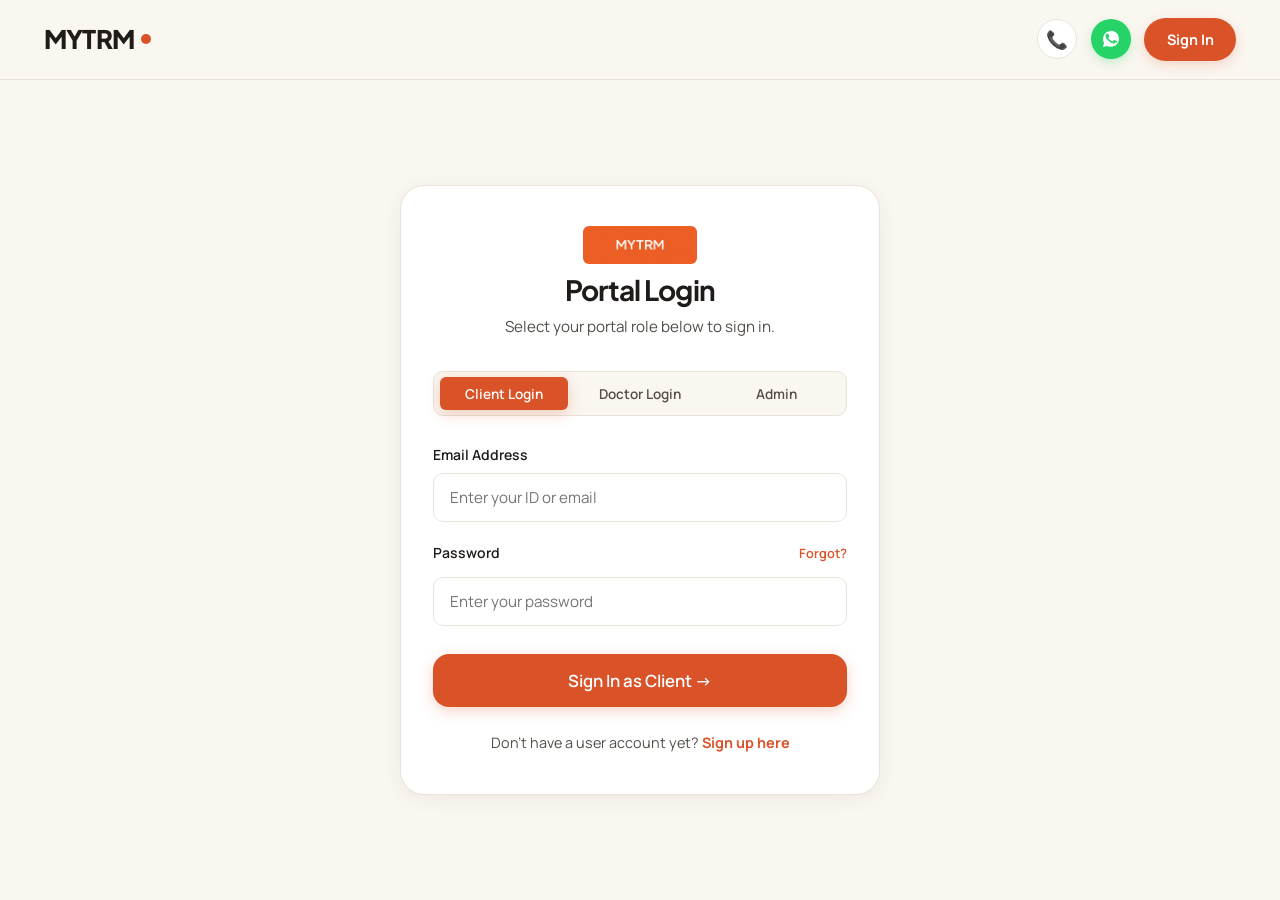
<file: doctor-dashboard.html>
<!DOCTYPE html>
<html lang="en">
<head>
  <meta charset="UTF-8">
  <meta name="viewport" content="width=device-width, initial-scale=1.0">
  <title>Doctor Portal Dashboard — MYTRM</title>
  <meta name="description" content="View your upcoming therapy sessions, patient details, and Google Meet video room links.">
  
  <link rel="stylesheet" href="css/base.css">
  <link rel="stylesheet" href="css/components.css">
  <link rel="stylesheet" href="css/pages.css">
</head>
<body>

  <!-- Navigation Bar -->
  <header class="navbar">
    <div class="container navbar-inner">
      <a href="index.html" class="brand-logo">
        MYTRM<span class="dot"></span> <span class="badge badge-primary" style="font-size: 0.75rem;">DOCTOR</span>
      </a>

      <nav>
        <ul class="nav-menu">
          <li><a href="index.html" class="nav-link">Home</a></li>
          <li><a href="therapists.html" class="nav-link">Find Therapists</a></li>
          <li><a href="doctor-dashboard.html" class="nav-link active">Doctor Dashboard</a></li>
        </ul>
      </nav>

      <div class="nav-actions">
        <!-- Rendered by auth.js -->
        <button class="mobile-toggle" aria-label="Toggle drawer">☰</button>
      </div>
    </div>
  </header>

  <!-- Mobile Drawer -->
  <div class="drawer-overlay"></div>
  <aside class="mobile-drawer">
    <div>
      <a href="index.html" class="brand-logo" aria-label="MYTRM Home"><img src="assets/doctors/ChatGPT Image Sep 27, 2026, 10_41_06 AM.png" alt="MYTRM Logo" class="brand-logo-img" /></a>
      <ul class="mobile-nav-links">
        <li><a href="index.html">Home</a></li>
        <li><a href="doctor-dashboard.html">Doctor Dashboard</a></li>
      </ul>
    </div>
  </aside>

  <!-- Main Content -->
  <main class="container" style="padding-bottom: 5rem;">
    
    <!-- Doctor Welcome Header Card -->
    <div class="dashboard-header" id="doctor-header-card" style="margin-top: 2rem;">
      <div class="dashboard-user-info">
        <img src="https://images.unsplash.com/photo-1573496359142-b8d87734a5a2?auto=format&fit=crop&q=80&w=400" id="doctor-avatar" alt="Doctor photo" class="user-avatar" />
        <div>
          <h1 style="font-size: 1.6rem; margin-bottom: 0.2rem;" id="doctor-greeting">Welcome Doctor!</h1>
          <p style="font-size: 0.9rem; color: var(--color-text-subtle);" id="doctor-email">Clinical Practitioner Portal</p>
        </div>
      </div>

      <div style="display: flex; gap: 1rem; align-items: center;">
        <span class="badge badge-success" style="font-size: 0.85rem; padding: 0.5rem 1rem;">● Active Practice</span>
        <button class="btn btn-ghost btn-sm" onclick="logout()">Log Out</button>
      </div>
    </div>

    <!-- Layout Grid: Upcoming Sessions (Left) + View-only Profile Card (Right) -->
    <div style="display: grid; grid-template-columns: 1fr 340px; gap: 2rem; margin-top: 2.5rem;" id="doctor-portal-grid">
      
      <!-- Left Column: Upcoming Consultations -->
      <section>
        <div style="display: flex; align-items: center; justify-content: space-between; margin-bottom: 1.5rem;">
          <h2>Upcoming Client Consultations</h2>
          <button class="btn btn-secondary btn-sm" onclick="loadDoctorBookings()">🔄 Refresh List</button>
        </div>

        <div id="doctor-bookings-container">
          <div style="text-align: center; padding: 3rem; color: var(--color-text-subtle);">
            Loading consultations from database...
          </div>
        </div>
      </section>

      <!-- Right Column: View-Only Doctor Profile Summary -->
      <aside>
        <div class="card" id="doctor-profile-summary">
          <h3 style="font-size: 1.15rem; margin-bottom: 1rem; padding-bottom: 0.75rem; border-bottom: 1px solid var(--color-border);">
            Practitioner Details (View-Only)
          </h3>
          <div id="doctor-summary-content" style="font-size: 0.9rem; line-height: 1.7;">
            Loading details...
          </div>
        </div>
      </aside>

    </div>

  </main>

  <!-- Footer -->
  <footer class="footer">
    <div class="container">
      <div class="footer-bottom">
        <div>&copy; 2026 MYTRM Health Technologies Pvt. Ltd. Doctor Portal.</div>
        <div>Confidential & Encrypted Clinical Interface</div>
      </div>
    </div>
  </footer>

  <!-- Scripts -->
  <script src="js/api.js"></script>
  <script src="js/auth.js"></script>
  <script src="js/script.js"></script>
  <script>
    document.addEventListener("DOMContentLoaded", async () => {
      protectRoute(["DOCTOR"]);
      const session = getCurrentSession();
      if (session) {
        document.getElementById("doctor-greeting").innerText = `Welcome, ${session.name}!`;
        document.getElementById("doctor-email").innerText = `${session.email} • Verified Clinical Practitioner`;
      }
      loadDoctorBookings();
      loadDoctorProfileSummary();
    });

    async function loadDoctorBookings() {
      const container = document.getElementById("doctor-bookings-container");
      const session = getCurrentSession();
      const doctorId = session ? (session.doctorId || session.id) : "d01";

      const bookings = await apiGetDoctorBookings(doctorId);

      if (!bookings || bookings.length === 0) {
        container.innerHTML = `
          <div style="text-align: center; padding: 3rem 1rem; background: var(--color-bg-card); border-radius: var(--radius-md); border: 1px dashed var(--color-border);">
            <h4>No Upcoming Client Consultations</h4>
            <p style="color: var(--color-text-subtle);">New Calendly bookings will automatically populate here.</p>
          </div>
        `;
        return;
      }

      container.innerHTML = `
        <div style="display: flex; flex-direction: column; gap: 1.25rem;">
          ${bookings.map(b => `
            <div class="card" style="display: flex; align-items: center; justify-content: space-between; flex-wrap: wrap; gap: 1.5rem;">
              <div style="display: flex; align-items: center; gap: 1.25rem;">
                <div style="width: 52px; height: 52px; background: var(--color-primary-light); color: var(--color-primary); border-radius: 50%; display: flex; align-items: center; justify-content: center; font-size: 1.25rem; font-weight: 700;">
                  👤
                </div>
                <div>
                  <span class="badge badge-success" style="margin-bottom: 0.25rem;">${b.status || 'Confirmed'}</span>
                  <h3 style="font-size: 1.15rem; margin: 0;">Patient Email: ${b.userEmail || 'Client'}</h3>
                  <div style="font-size: 0.9rem; font-weight: 600; color: var(--color-text-main); margin-top: 0.3rem;">
                    📅 Date: ${b.date} at ${b.time} (IST)
                  </div>
                </div>
              </div>

              <div style="display: flex; align-items: center; gap: 0.75rem;">
                <a href="${b.meetLink || 'https://meet.google.com/mytrm-session-room'}" target="_blank" class="btn btn-primary">
                  🎥 Start Google Meet
                </a>
              </div>
            </div>
          `).join("")}
        </div>
      `;
    }

    async function loadDoctorProfileSummary() {
      const summaryBox = document.getElementById("doctor-summary-content");
      const session = getCurrentSession();
      const doctorId = session ? (session.doctorId || session.id) : "d01";

      const doctors = await apiGetDoctors();
      const doc = doctors.find(d => String(d.id).toLowerCase() === String(doctorId).toLowerCase()) || doctors[0];

      if (doc) {
        const fallbackImg = "https://images.unsplash.com/photo-1573496359142-b8d87734a5a2?auto=format&fit=crop&q=80&w=800";
        const photoSrc = doc.photoUrl || doc.photo || fallbackImg;
        const feeText = (doc.price && doc.price !== "TBD" && !isNaN(Number(doc.price))) ? `₹${doc.price}` : "Contact for pricing";

        const avatarImg = document.getElementById("doctor-avatar");
        if (avatarImg) {
          avatarImg.src = photoSrc;
          avatarImg.onerror = function() { this.onerror = null; this.src = fallbackImg; };
        }

        let specs = [];
        if (Array.isArray(doc.specializationsFull)) {
          specs = doc.specializationsFull;
        } else if (doc.specializationsFull) {
          specs = String(doc.specializationsFull).split(";").map(s => s.trim()).filter(Boolean);
        } else if (Array.isArray(doc.specializationsTop)) {
          specs = doc.specializationsTop;
        } else if (doc.specializationsTop) {
          specs = String(doc.specializationsTop).split(";").map(s => s.trim()).filter(Boolean);
        } else if (Array.isArray(doc.specializations)) {
          specs = doc.specializations;
        }

        let langs = Array.isArray(doc.languages) ? doc.languages.join(", ") : String(doc.languages || "").split(";").join(", ");

        summaryBox.innerHTML = `
          <div style="margin-bottom: 0.75rem;">
            <strong>Title:</strong> ${doc.title}
          </div>
          <div style="margin-bottom: 0.75rem;">
            <strong>Qualifications:</strong> ${doc.qualification || doc.qualifications}
          </div>
          <div style="margin-bottom: 0.75rem;">
            <strong>Experience:</strong> ${doc.experienceYears || 1} Years
          </div>
          <div style="margin-bottom: 0.75rem;">
            <strong>Consultation Fee:</strong> ${feeText} / ${doc.sessionDuration || '50 mins'}
          </div>
          <div style="margin-bottom: 0.75rem;">
            <strong>Location:</strong> ${doc.city ? doc.city + ', ' + doc.state : (doc.location || 'India')}
          </div>
          <div style="margin-bottom: 0.75rem;">
            <strong>Availability:</strong> ${doc.availabilitySummary || 'Flexible'}
          </div>
          <div style="margin-bottom: 0.75rem;">
            <strong>Specializations:</strong>
            <div style="display:flex; flex-wrap:wrap; gap:0.3rem; margin-top:0.3rem;">
              ${specs.slice(0, 6).map(s => `<span class="tag" style="font-size:0.775rem;">${s}</span>`).join("")}
            </div>
          </div>
          <div style="margin-bottom: 0.75rem;">
            <strong>Languages:</strong> ${langs}
          </div>
        `;
      }
    }
  </script>
</body>
</html>
</file>
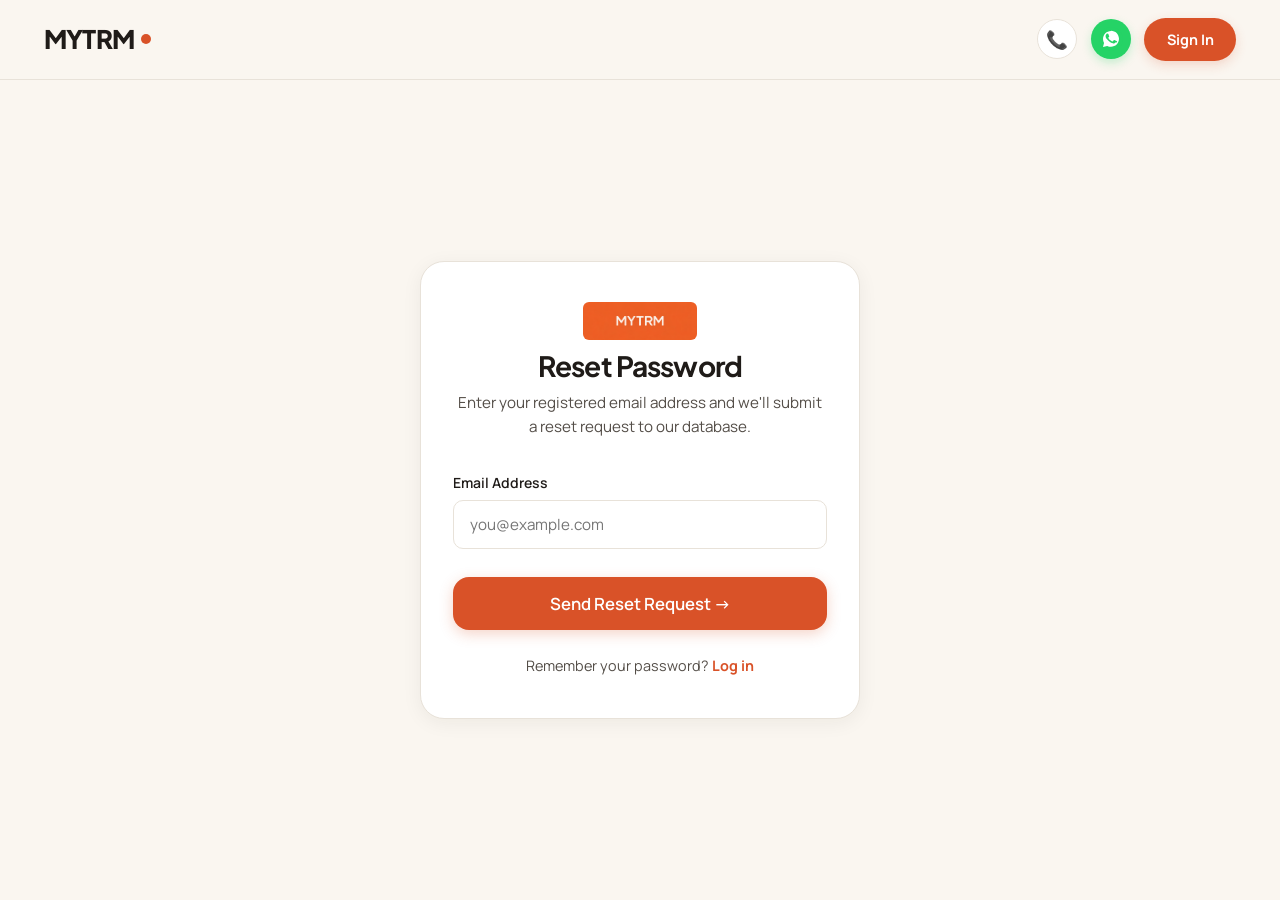
<file: forgot-password.html>
<!DOCTYPE html>
<html lang="en">
<head>
  <meta charset="UTF-8">
  <meta name="viewport" content="width=device-width, initial-scale=1.0">
  <title>Reset Password — MYTRM</title>
  <meta name="description" content="Reset your MYTRM account password securely.">
  
  <link rel="stylesheet" href="css/base.css">
  <link rel="stylesheet" href="css/components.css">
  <link rel="stylesheet" href="css/pages.css">
</head>
<body>

  <!-- Navigation Bar -->
  <header class="navbar">
    <div class="container navbar-inner">
      <a href="index.html" class="brand-logo">
        MYTRM<span class="dot"></span>
      </a>

      <div class="nav-actions">
        <a href="login.html" class="btn btn-ghost">Back to Login</a>
      </div>
    </div>
  </header>

  <!-- Main Content -->
  <main class="auth-wrapper">
    <div class="auth-card" id="forgot-card">
      <div class="auth-header">
        <a href="index.html" class="brand-logo" aria-label="MYTRM Home"><img src="assets/doctors/ChatGPT Image Sep 27, 2026, 10_41_06 AM.png" alt="MYTRM Logo" class="brand-logo-img" /></a>
        <h1>Reset Password</h1>
        <p style="font-size: 0.95rem;">Enter your registered email address and we'll submit a reset request to our database.</p>
      </div>

      <form id="forgot-form" onsubmit="handleForgotSubmit(event)">
        <div class="form-group">
          <label for="reset-email" class="form-label">Email Address</label>
          <input type="email" id="reset-email" class="form-control" placeholder="you@example.com" required />
        </div>

        <button type="submit" id="reset-submit-btn" class="btn btn-primary btn-lg btn-full" style="margin-top: 0.5rem;">
          Send Reset Request &rarr;
        </button>
      </form>

      <div class="auth-footer">
        Remember your password? <a href="login.html" style="color: var(--color-primary); font-weight: 700;">Log in</a>
      </div>
    </div>
  </main>

  <script src="js/api.js"></script>
  <script src="js/auth.js"></script>
  <script src="js/script.js"></script>
  <script>
    async function handleForgotSubmit(e) {
      e.preventDefault();
      const email = document.getElementById("reset-email").value.trim();
      const btn = document.getElementById("reset-submit-btn");

      btn.innerText = "Submitting Request...";
      btn.disabled = true;

      const res = await apiRequestPasswordReset(email);

      btn.disabled = false;
      btn.innerText = "Send Reset Request →";

      const card = document.getElementById("forgot-card");
      card.innerHTML = `
        <div style="text-align: center; padding: 1.5rem 0;">
          <div style="width: 64px; height: 64px; background: var(--color-success-bg); color: var(--color-success); border-radius: 50%; display: flex; align-items: center; justify-content: center; font-size: 2rem; margin: 0 auto 1.25rem auto;">✓</div>
          <h2 style="font-size: 1.5rem; margin-bottom: 0.5rem;">Request Submitted</h2>
          <p style="font-size: 0.95rem; color: var(--color-text-muted); margin-bottom: 1.5rem;">
            A password reset request for <strong>${email}</strong> has been logged to the database. Check your email or contact support for assistance.
          </p>
          <a href="login.html" class="btn btn-primary btn-full">Return to Login</a>
        </div>
      `;
    }
  </script>
</body>
</html>
</file>
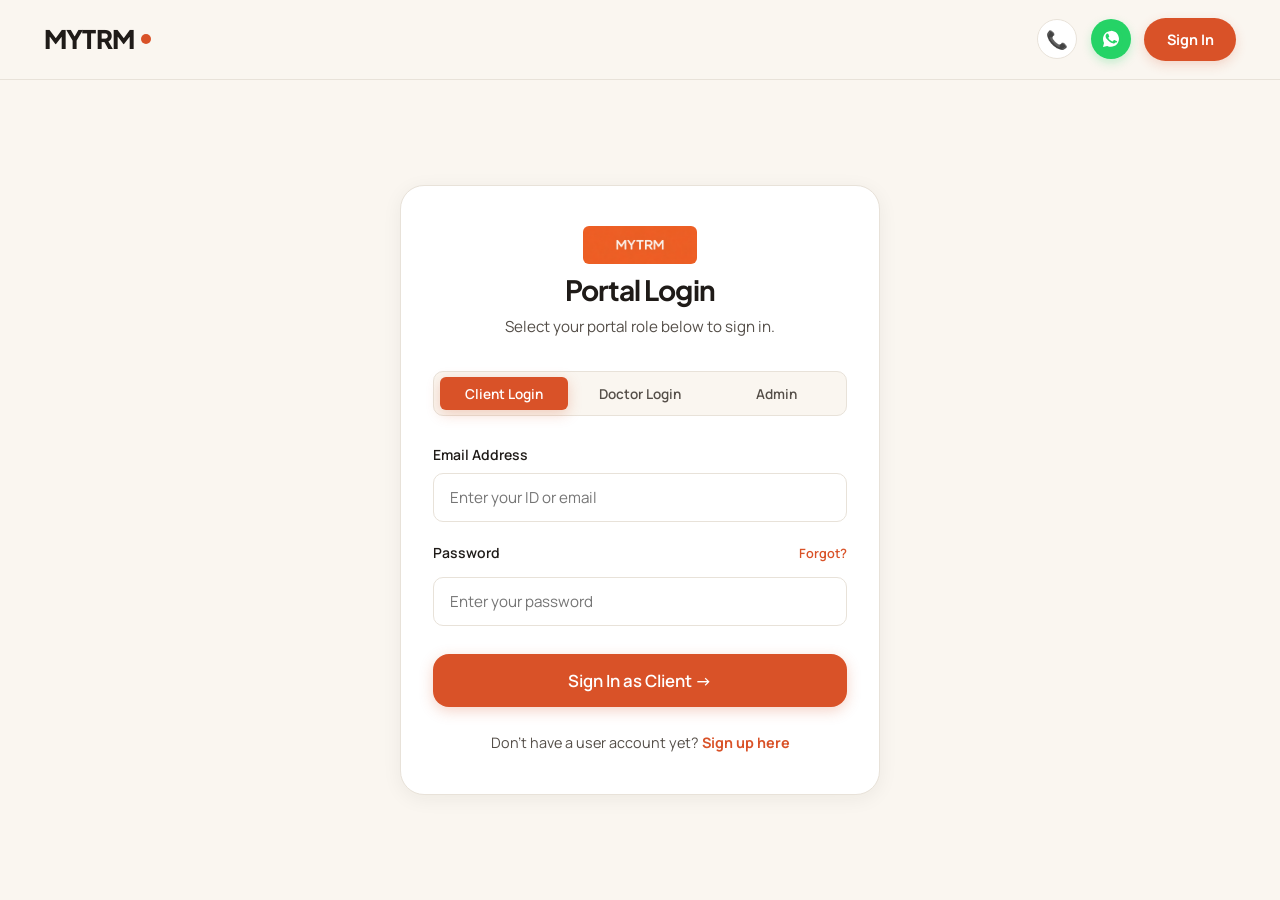
<file: login.html>
<!DOCTYPE html>
<html lang="en">
<head>
  <meta charset="UTF-8">
  <meta name="viewport" content="width=device-width, initial-scale=1.0">
  <title>Login — MYTRM Healthcare Portal</title>
  <meta name="description" content="Sign in to MYTRM as a Client, Doctor, or Administrator.">
  
  <link rel="stylesheet" href="css/base.css">
  <link rel="stylesheet" href="css/components.css">
  <link rel="stylesheet" href="css/pages.css">
</head>
<body>

  <!-- Navigation Bar -->
  <header class="navbar">
    <div class="container navbar-inner">
      <a href="index.html" class="brand-logo">
        MYTRM<span class="dot"></span>
      </a>

      <div class="nav-actions">
        <a href="signup.html" class="btn btn-secondary btn-sm">Create User Account</a>
      </div>
    </div>
  </header>

  <!-- Main Content -->
  <main class="auth-wrapper">
    <div class="auth-card" style="max-width: 480px;">
      
      <div class="auth-header">
        <a href="index.html" class="brand-logo" aria-label="MYTRM Home"><img src="assets/doctors/ChatGPT Image Sep 27, 2026, 10_41_06 AM.png" alt="MYTRM Logo" class="brand-logo-img" /></a>
        <h1>Portal Login</h1>
        <p style="font-size: 0.95rem;">Select your portal role below to sign in.</p>
      </div>

      <!-- Registration Success Alert Banner -->
      <div id="registered-alert" style="display: none; background: var(--color-success-bg); color: var(--color-success); border: 1px solid #A5D6A7; padding: 0.75rem 1rem; border-radius: var(--radius-sm); font-size: 0.875rem; margin-bottom: 1.25rem; font-weight: 600; text-align: center;">
        ✓ Account registered successfully! Please log in below.
      </div>

      <!-- Role Tabs -->
      <div style="display: flex; gap: 0.5rem; background: var(--color-bg-page); padding: 0.35rem; border-radius: var(--radius-sm); border: 1px solid var(--color-border); margin-bottom: 1.75rem;">
        <button type="button" class="btn btn-sm role-tab active" data-role="USER" onclick="switchLoginRole('USER')" style="flex: 1;">Client Login</button>
        <button type="button" class="btn btn-sm role-tab" data-role="DOCTOR" onclick="switchLoginRole('DOCTOR')" style="flex: 1;">Doctor Login</button>
        <button type="button" class="btn btn-sm role-tab" data-role="ADMIN" onclick="switchLoginRole('ADMIN')" style="flex: 1;">Admin</button>
      </div>

      <!-- Login Form -->
      <form id="role-login-form" onsubmit="handleLoginSubmit(event)">
        
        <div class="form-group" id="field-identity">
          <label for="login-identifier" class="form-label" id="label-identifier">Email Address</label>
          <input type="text" id="login-identifier" class="form-control" placeholder="Enter your ID or email" value="" autocomplete="username" required />
        </div>

        <div class="form-group">
          <div style="display: flex; justify-content: space-between; align-items: center; margin-bottom: 0.4rem;">
            <label for="login-pass" class="form-label" style="margin: 0;">Password</label>
            <a href="forgot-password.html" style="font-size: 0.8rem; color: var(--color-primary); font-weight: 600;">Forgot?</a>
          </div>
          <input type="password" id="login-pass" class="form-control" placeholder="Enter your password" value="" autocomplete="current-password" required />
        </div>

        <button type="submit" id="login-submit-btn" class="btn btn-primary btn-lg btn-full" style="margin-top: 0.5rem;">
          Sign In as Client &rarr;
        </button>
      </form>

      <div class="auth-footer" id="login-auth-footer">
        Don't have a user account yet? <a href="signup.html" style="color: var(--color-primary); font-weight: 700;">Sign up here</a>
      </div>
    </div>
  </main>

  <script src="js/api.js"></script>
  <script src="js/auth.js"></script>
  <script src="js/script.js"></script>
  <script>
    let activeRole = "USER";

    function switchLoginRole(role) {
      activeRole = role;
      document.querySelectorAll(".role-tab").forEach(tab => {
        const isMatch = tab.getAttribute("data-role") === role;
        tab.classList.toggle("active", isMatch);
        if (isMatch) {
          tab.classList.add("btn-primary");
          tab.classList.remove("btn-ghost");
        } else {
          tab.classList.remove("btn-primary");
          tab.classList.add("btn-ghost");
        }
      });

      const labelIdent = document.getElementById("label-identifier");
      const inputIdent = document.getElementById("login-identifier");
      const inputPass = document.getElementById("login-pass");
      const btnSubmit = document.getElementById("login-submit-btn");

      if (role === "USER") {
        labelIdent.innerText = "Email Address";
        inputIdent.placeholder = "Enter your ID or email";
        inputIdent.value = "";
        inputPass.value = "";
        btnSubmit.innerText = "Sign In as Client →";
      } else if (role === "DOCTOR") {
        labelIdent.innerText = "Doctor Email or Name";
        inputIdent.placeholder = "Enter your ID or email";
        inputIdent.value = "";
        inputPass.value = "";
        btnSubmit.innerText = "Sign In as Doctor →";
      } else if (role === "ADMIN") {
        labelIdent.innerText = "Admin Email";
        inputIdent.placeholder = "Enter your ID or email";
        inputIdent.value = "";
        inputPass.value = "";
        btnSubmit.innerText = "Sign In as Admin →";
      }
    }

    async function handleLoginSubmit(e) {
      e.preventDefault();
      const identifier = document.getElementById("login-identifier").value.trim();
      const password = document.getElementById("login-pass").value.trim();

      const btn = document.getElementById("login-submit-btn");
      btn.innerText = "Authenticating...";
      btn.disabled = true;

      let res = { success: false, error: "Invalid credentials" };

      if (activeRole === "USER") {
        res = await apiLoginUser(identifier, password);
      } else if (activeRole === "DOCTOR") {
        res = await apiLoginDoctor(identifier, password);
      } else if (activeRole === "ADMIN") {
        res = await apiLoginAdmin(identifier, password);
      }

      btn.disabled = false;

      if (res.success && res.user) {
        setSession(res.user);
        showToast(`Welcome back, ${res.user.name}!`);

        const urlParams = new URLSearchParams(window.location.search);
        const redirect = urlParams.get("redirect");

        setTimeout(() => {
          if (redirect) {
            window.location.href = redirect;
          } else if (res.user.role === "ADMIN") {
            window.location.href = "admin-dashboard.html";
          } else if (res.user.role === "DOCTOR") {
            window.location.href = "doctor-dashboard.html";
          } else {
            window.location.href = "dashboard.html";
          }
        }, 300);
      } else {
        showToast(res.error || "Login failed", "warning");
        btn.innerText = `Sign In as ${activeRole} →`;
      }
    }

    document.addEventListener("DOMContentLoaded", () => {
      const urlParams = new URLSearchParams(window.location.search);
      const roleParam = (urlParams.get("role") || "").toUpperCase();
      const registered = urlParams.get("registered");

      if (registered) {
        document.getElementById("registered-alert").style.display = "block";
      }

      if (roleParam === "DOCTOR" || roleParam === "ADMIN") {
        switchLoginRole(roleParam);
      } else {
        switchLoginRole("USER");
      }
    });
  </script>
</body>
</html>
</file>
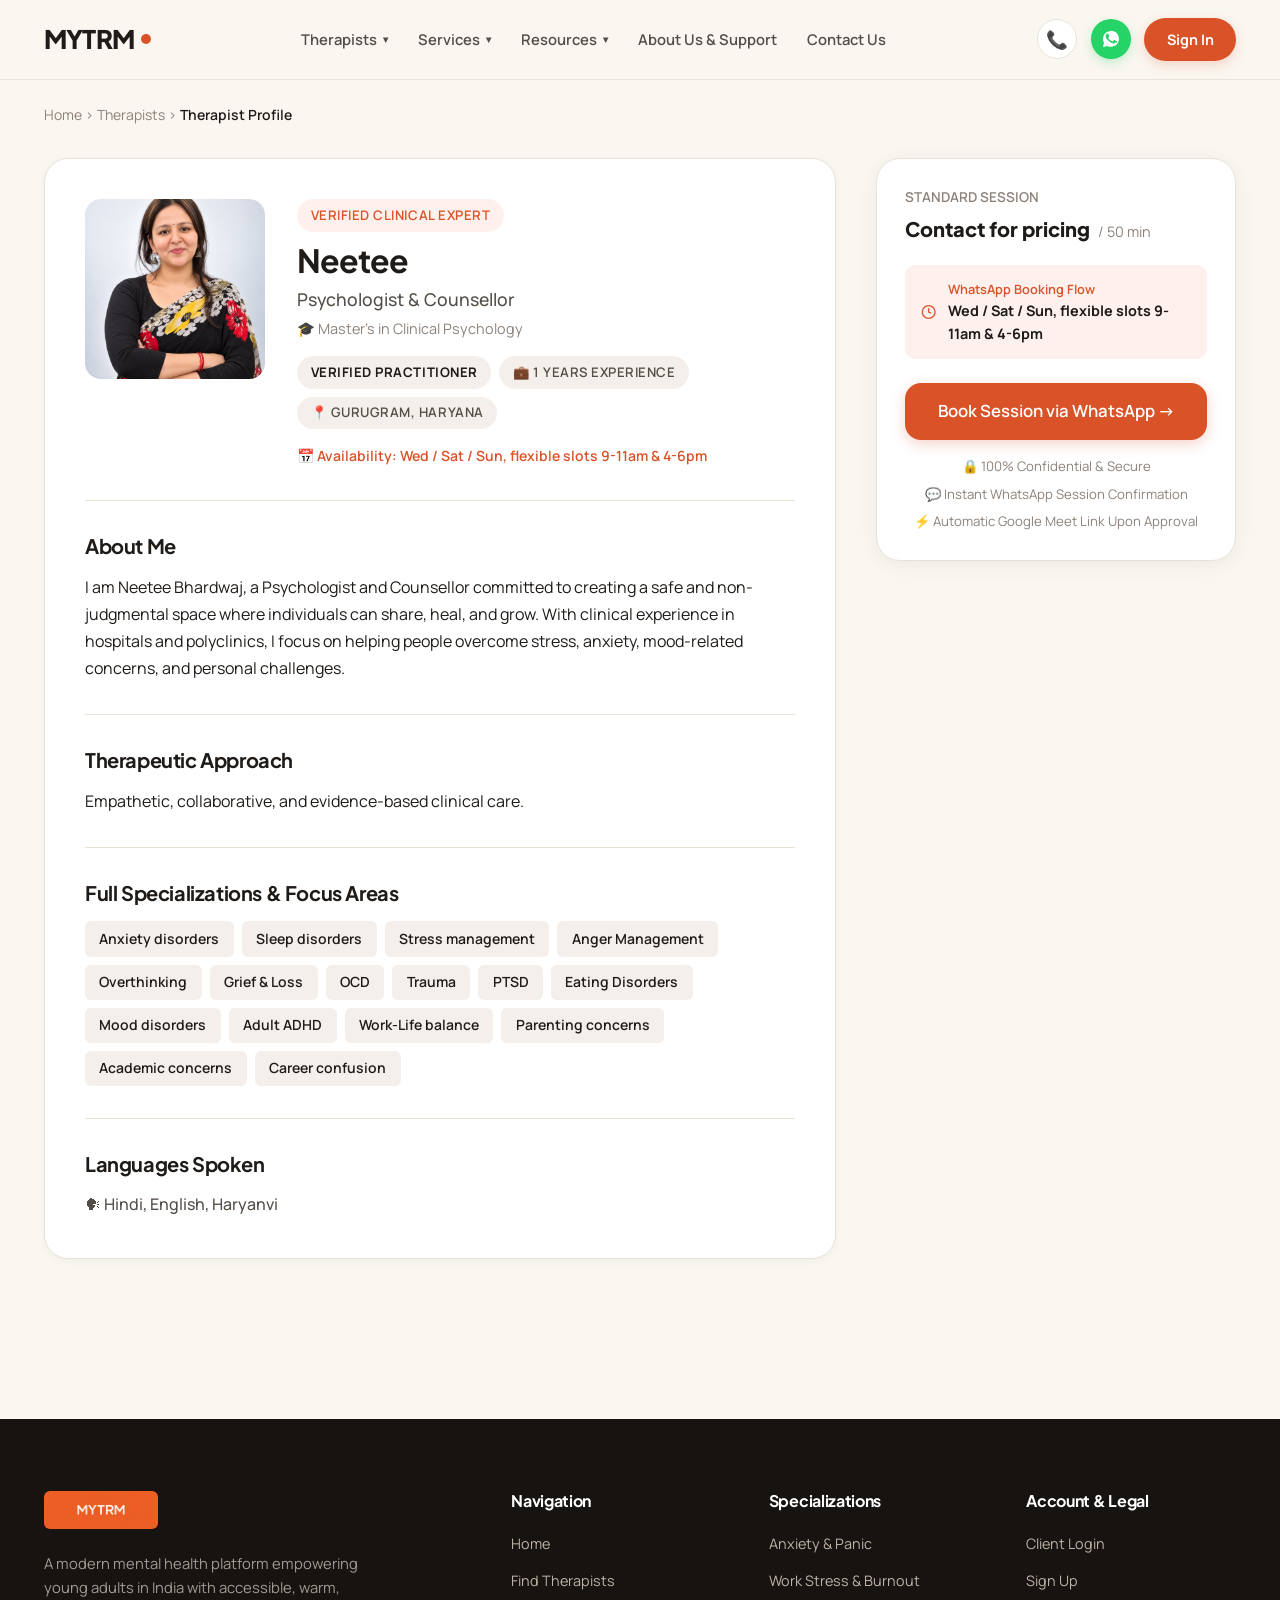
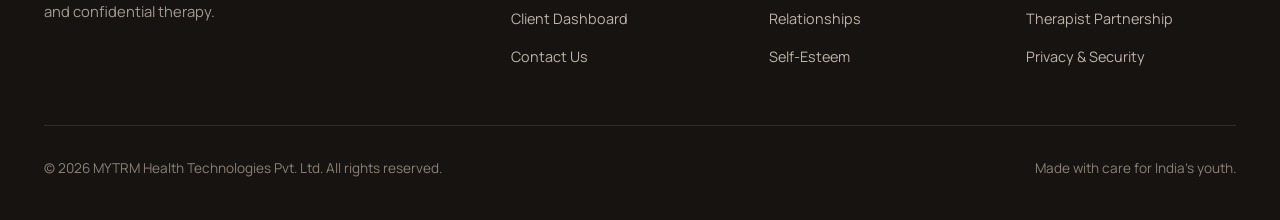
<file: therapist-profile.html>
<!DOCTYPE html>
<html lang="en">

<head>
  <meta charset="UTF-8">
  <meta name="viewport" content="width=device-width, initial-scale=1.0">
  <title>Therapist Profile — MYTRM</title>
  <meta name="description"
    content="View therapist qualifications, specializations, reviews, and book an online session directly.">

  <link rel="stylesheet" href="css/base.css">
  <link rel="stylesheet" href="css/components.css">
  <link rel="stylesheet" href="css/pages.css">
</head>

<body>

  <!-- Shared Navigation Bar -->
  <header class="navbar">
    <div class="container navbar-inner">
      <a href="index.html" class="brand-logo">
        MYTRM<span class="dot"></span>
      </a>

      <nav>
        <ul class="nav-menu">
          <!-- Therapists Dropdown -->
          <li class="nav-item">
            <a href="therapists.html" class="nav-link active">Therapists <span class="arrow">▾</span></a>
            <div class="nav-dropdown">
              <a href="therapists.html" class="dropdown-item">
                Browse All Practitioners
                <span class="desc">Filter verified clinical psychologists</span>
              </a>
              <div class="dropdown-header">By Concern</div>
              <a href="therapists.html?category=anxiety" class="dropdown-item">Anxiety & Panic</a>
              <a href="therapists.html?category=stress" class="dropdown-item">Work Stress & Burnout</a>
              <a href="therapists.html?category=relationships" class="dropdown-item">Relationships & Communication</a>
              <a href="therapists.html?category=self-esteem" class="dropdown-item">Self-Esteem & Identity</a>
            </div>
          </li>

          <!-- Services Dropdown -->
          <li class="nav-item">
            <span class="nav-link">Services <span class="arrow">▾</span></span>
            <div class="nav-dropdown">
              <a href="therapists.html" class="dropdown-item">
                Individual Therapy
                <span class="desc">1-on-1 private video counseling</span>
              </a>
              <a href="therapists.html?category=relationships" class="dropdown-item">
                Couples & Family Therapy
                <span class="desc">Joint relationship guidance</span>
              </a>
              <a href="therapists.html?category=career" class="dropdown-item">
                Career & Life Counseling
                <span class="desc">Transitions & burnout relief</span>
              </a>
            </div>
          </li>

          <!-- Resources Dropdown -->
          <li class="nav-item">
            <span class="nav-link">Resources <span class="arrow">▾</span></span>
            <div class="nav-dropdown">
              <a href="index.html#faq" class="dropdown-item">Frequently Asked Questions</a>
              <a href="contact.html" class="dropdown-item">Self-Help & Mental Health Tools</a>
              <a href="contact.html" class="dropdown-item">Crisis Helplines (India)</a>
            </div>
          </li>

          <!-- About Us Link -->
          <li class="nav-item">
            <a href="about.html" class="nav-link">About Us & Support</a>
          </li>

          <!-- Contact Us Link -->
          <li class="nav-item">
            <a href="contact.html" class="nav-link">Contact Us</a>
          </li>
        </ul>
      </nav>

      <!-- Right Nav Actions (Phone, WhatsApp, Sign In / User Session, Mobile Hamburger) -->
      <div class="nav-actions">
        <!-- Rendered dynamically by auth.js -->
        <button class="mobile-toggle" aria-label="Toggle drawer">☰</button>
      </div>
    </div>
  </header>

  <!-- Mobile Drawer -->
  <div class="drawer-overlay"></div>
  <aside class="mobile-drawer">
    <div>
      <a href="index.html" class="brand-logo" aria-label="MYTRM Home"><img src="assets/doctors/ChatGPT Image Sep 27, 2026, 10_41_06 AM.png" alt="MYTRM Logo" class="brand-logo-img" /></a>
      <ul class="mobile-nav-links">
        <li><a href="index.html">Home</a></li>
        <li><a href="therapists.html">Find Therapists</a></li>
        <li><a href="about.html">About Us</a></li>
        <li><a href="dashboard.html">My Dashboard</a></li>
        <li><a href="contact.html">Contact Us</a></li>
        <li><a href="login.html">Log In</a></li>
        <li><a href="signup.html">Create Account</a></li>
      </ul>
    </div>
  </aside>

  <!-- Main Content -->
  <main class="container" style="padding-bottom: 5rem;">

    <!-- Breadcrumb -->
    <div style="margin-top: 1.5rem; font-size: 0.875rem; color: var(--color-text-subtle);">
      <a href="index.html">Home</a> &rsaquo; <a href="therapists.html">Therapists</a> &rsaquo; <span
        style="color: var(--color-text-main); font-weight: 600;">Therapist Profile</span>
    </div>

    <!-- Profile Grid Layout -->
    <div class="profile-grid">

      <!-- Left Main Profile Card -->
      <article class="profile-main-card" id="profile-main-container">
        <!-- Rendered dynamically via script.js -->
      </article>

      <!-- Right Sticky Booking Card -->
      <aside class="sticky-booking-sidebar" id="profile-sidebar-container">
        <!-- Rendered dynamically via script.js -->
      </aside>

    </div>

  </main>

  <!-- Footer -->
  <footer class="footer">
    <div class="container">
      <div class="footer-grid">
        <div class="footer-brand">
          <a href="index.html" class="brand-logo" aria-label="MYTRM Home"><img src="assets/doctors/ChatGPT Image Sep 27, 2026, 10_41_06 AM.png" alt="MYTRM Logo" class="brand-logo-img" /></a>
          <p>A modern mental health platform empowering young adults in India with accessible, warm, and confidential
            therapy.</p>
        </div>

        <div>
          <h4 class="footer-col-title">Navigation</h4>
          <ul class="footer-links">
            <li><a href="index.html">Home</a></li>
            <li><a href="therapists.html">Find Therapists</a></li>
            <li><a href="dashboard.html">Client Dashboard</a></li>
            <li><a href="contact.html">Contact Us</a></li>
          </ul>
        </div>

        <div>
          <h4 class="footer-col-title">Specializations</h4>
          <ul class="footer-links">
            <li><a href="therapists.html?category=anxiety">Anxiety & Panic</a></li>
            <li><a href="therapists.html?category=stress">Work Stress & Burnout</a></li>
            <li><a href="therapists.html?category=relationships">Relationships</a></li>
            <li><a href="therapists.html?category=self-esteem">Self-Esteem</a></li>
          </ul>
        </div>

        <div>
          <h4 class="footer-col-title">Account & Legal</h4>
          <ul class="footer-links">
            <li><a href="login.html">Client Login</a></li>
            <li><a href="signup.html">Sign Up</a></li>
            <li><a href="contact.html">Therapist Partnership</a></li>
            <li><a href="contact.html">Privacy & Security</a></li>
          </ul>
        </div>
      </div>

      <div class="footer-bottom">
        <div>&copy; 2026 MYTRM Health Technologies Pvt. Ltd. All rights reserved.</div>
        <div>Made with care for India's youth.</div>
      </div>
    </div>
  </footer>

  <!-- JS Scripts -->
  <script src="js/data.js"></script>
  <script src="js/api.js"></script>
  <script src="js/auth.js"></script>
  <script src="js/script.js"></script>
</body>

</html>
</file>
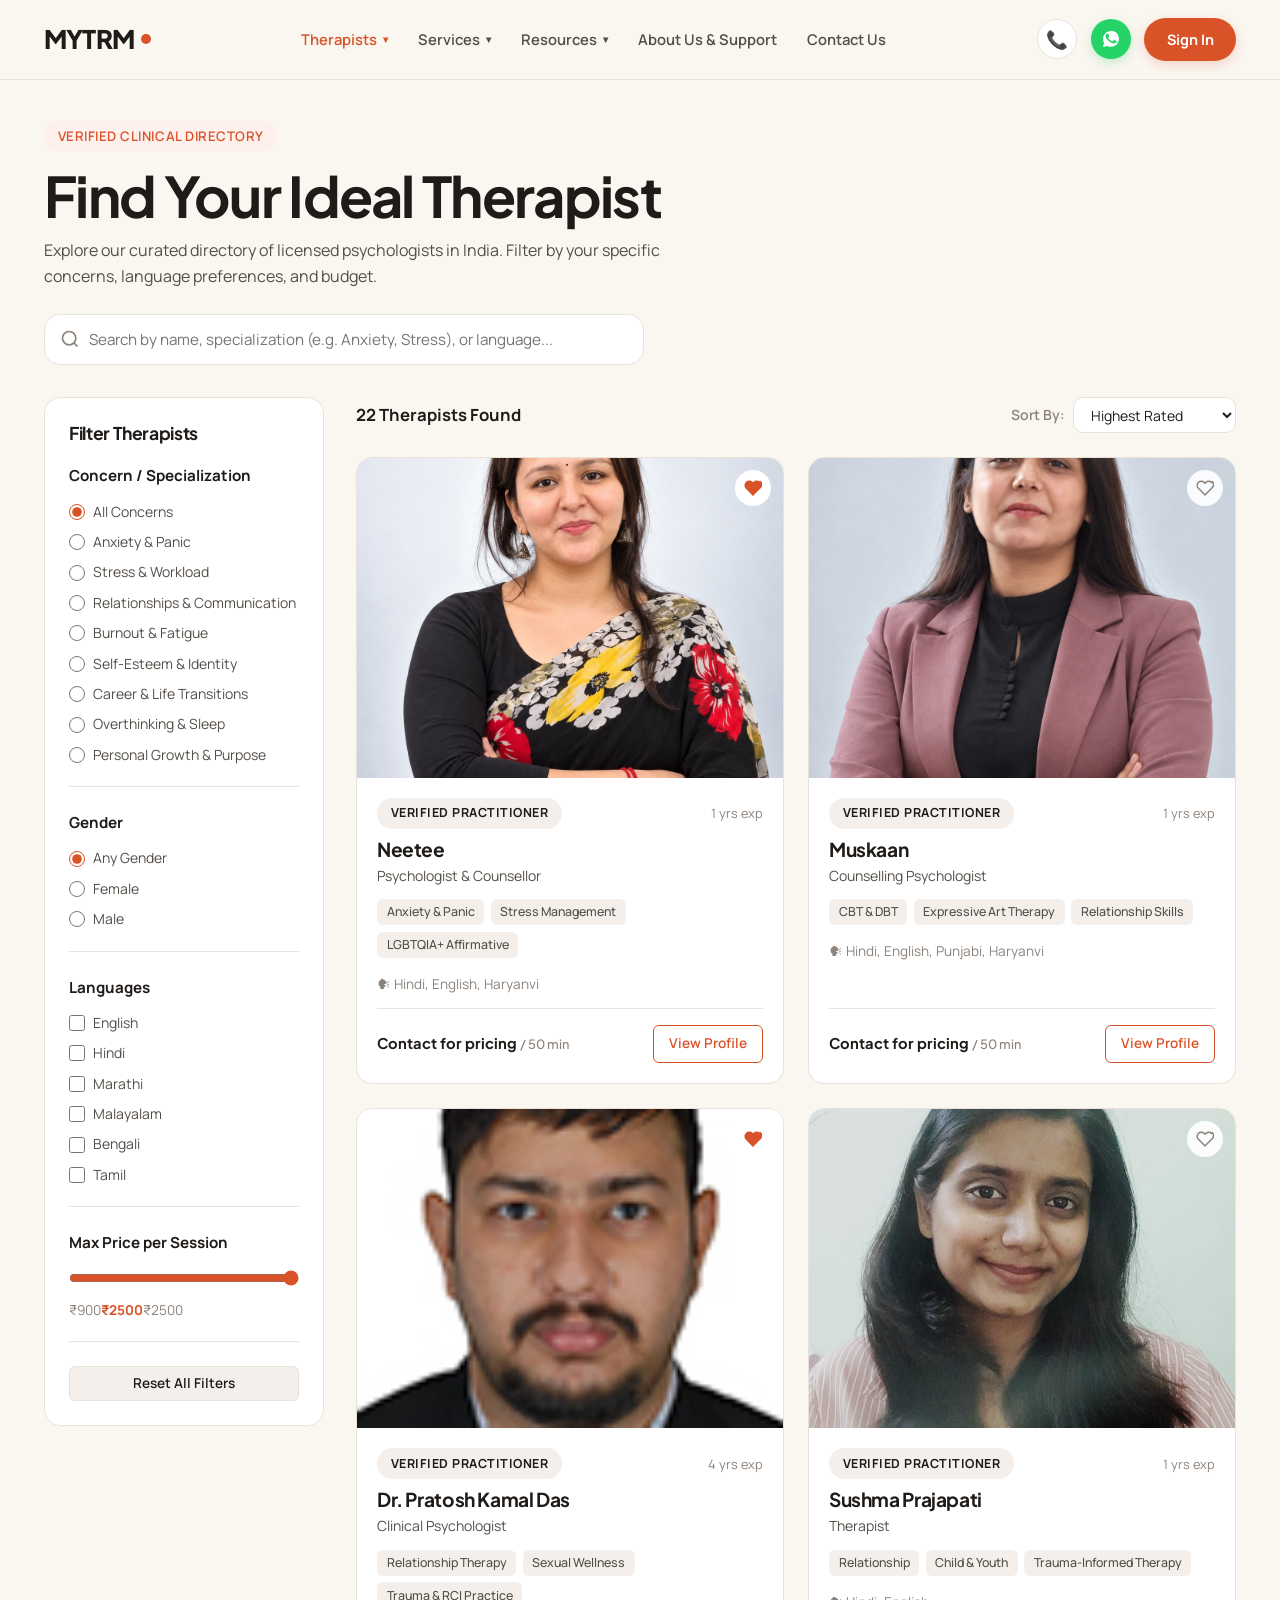
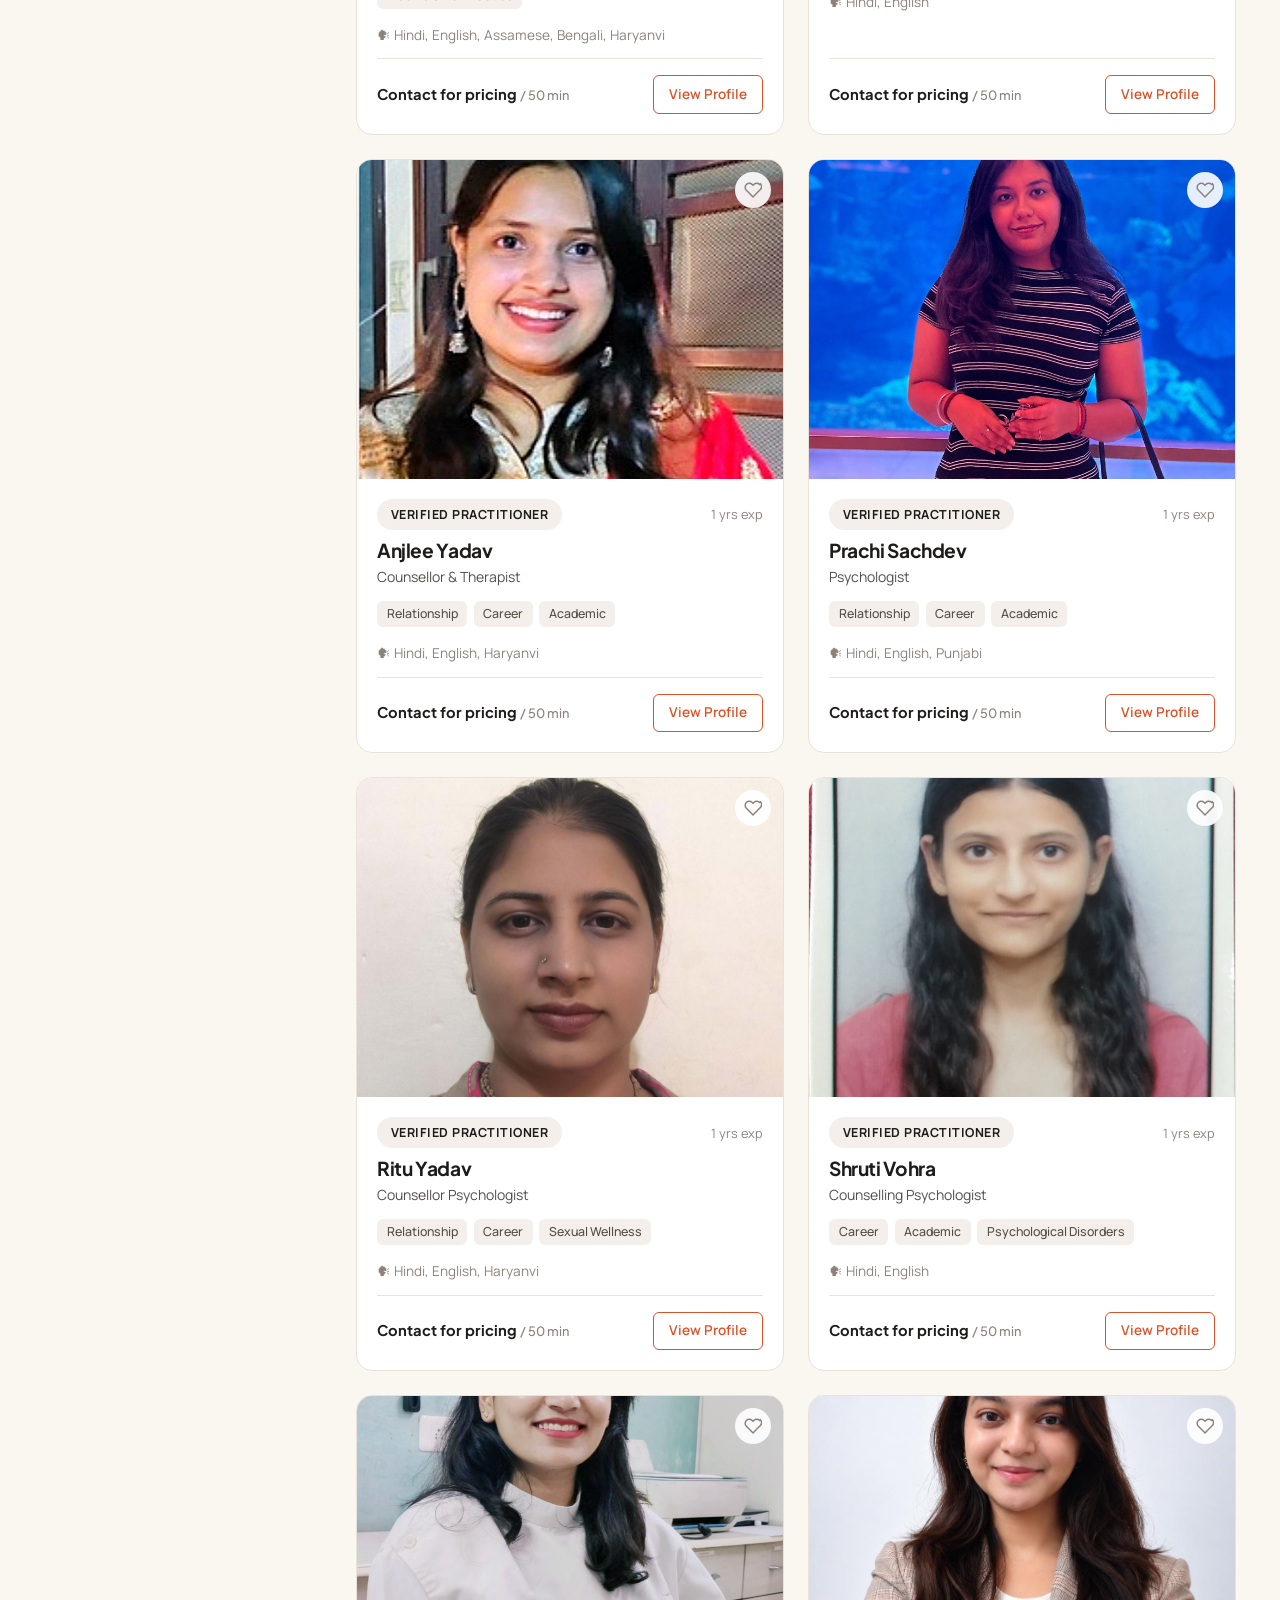
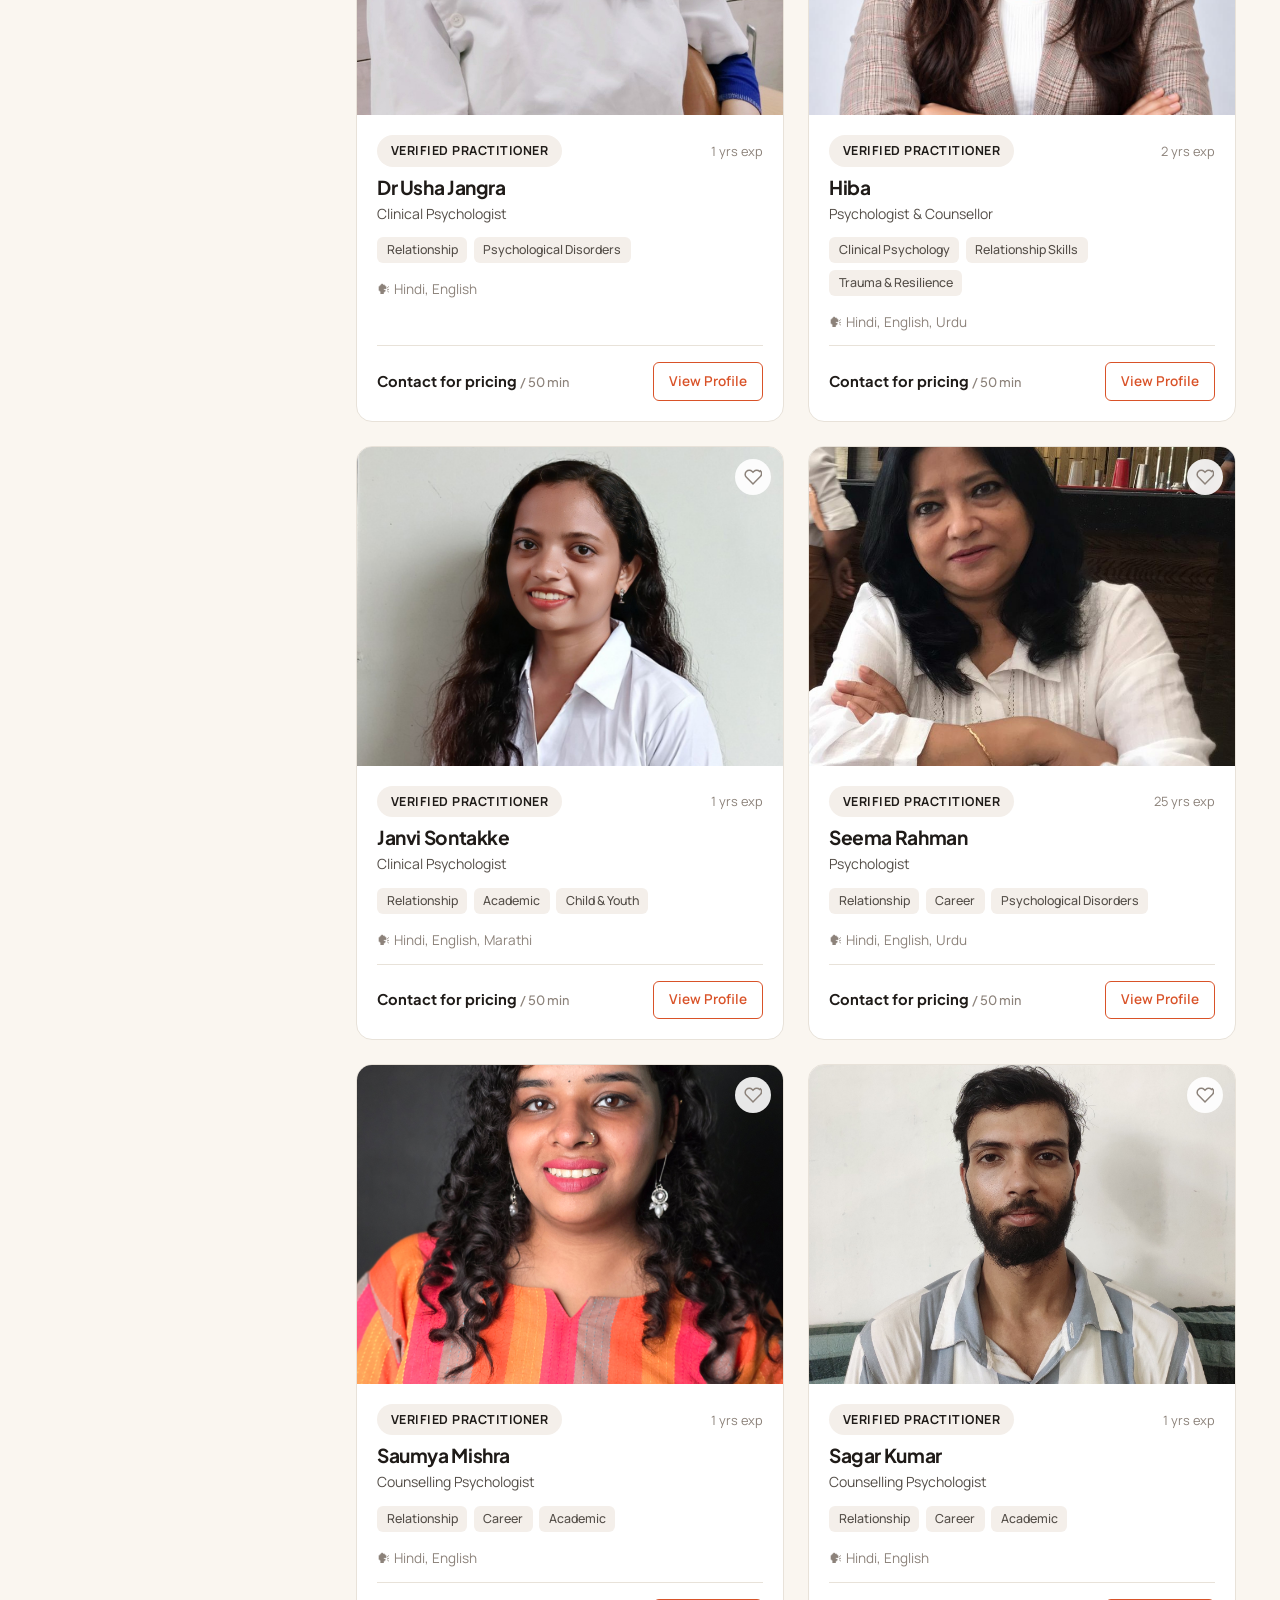
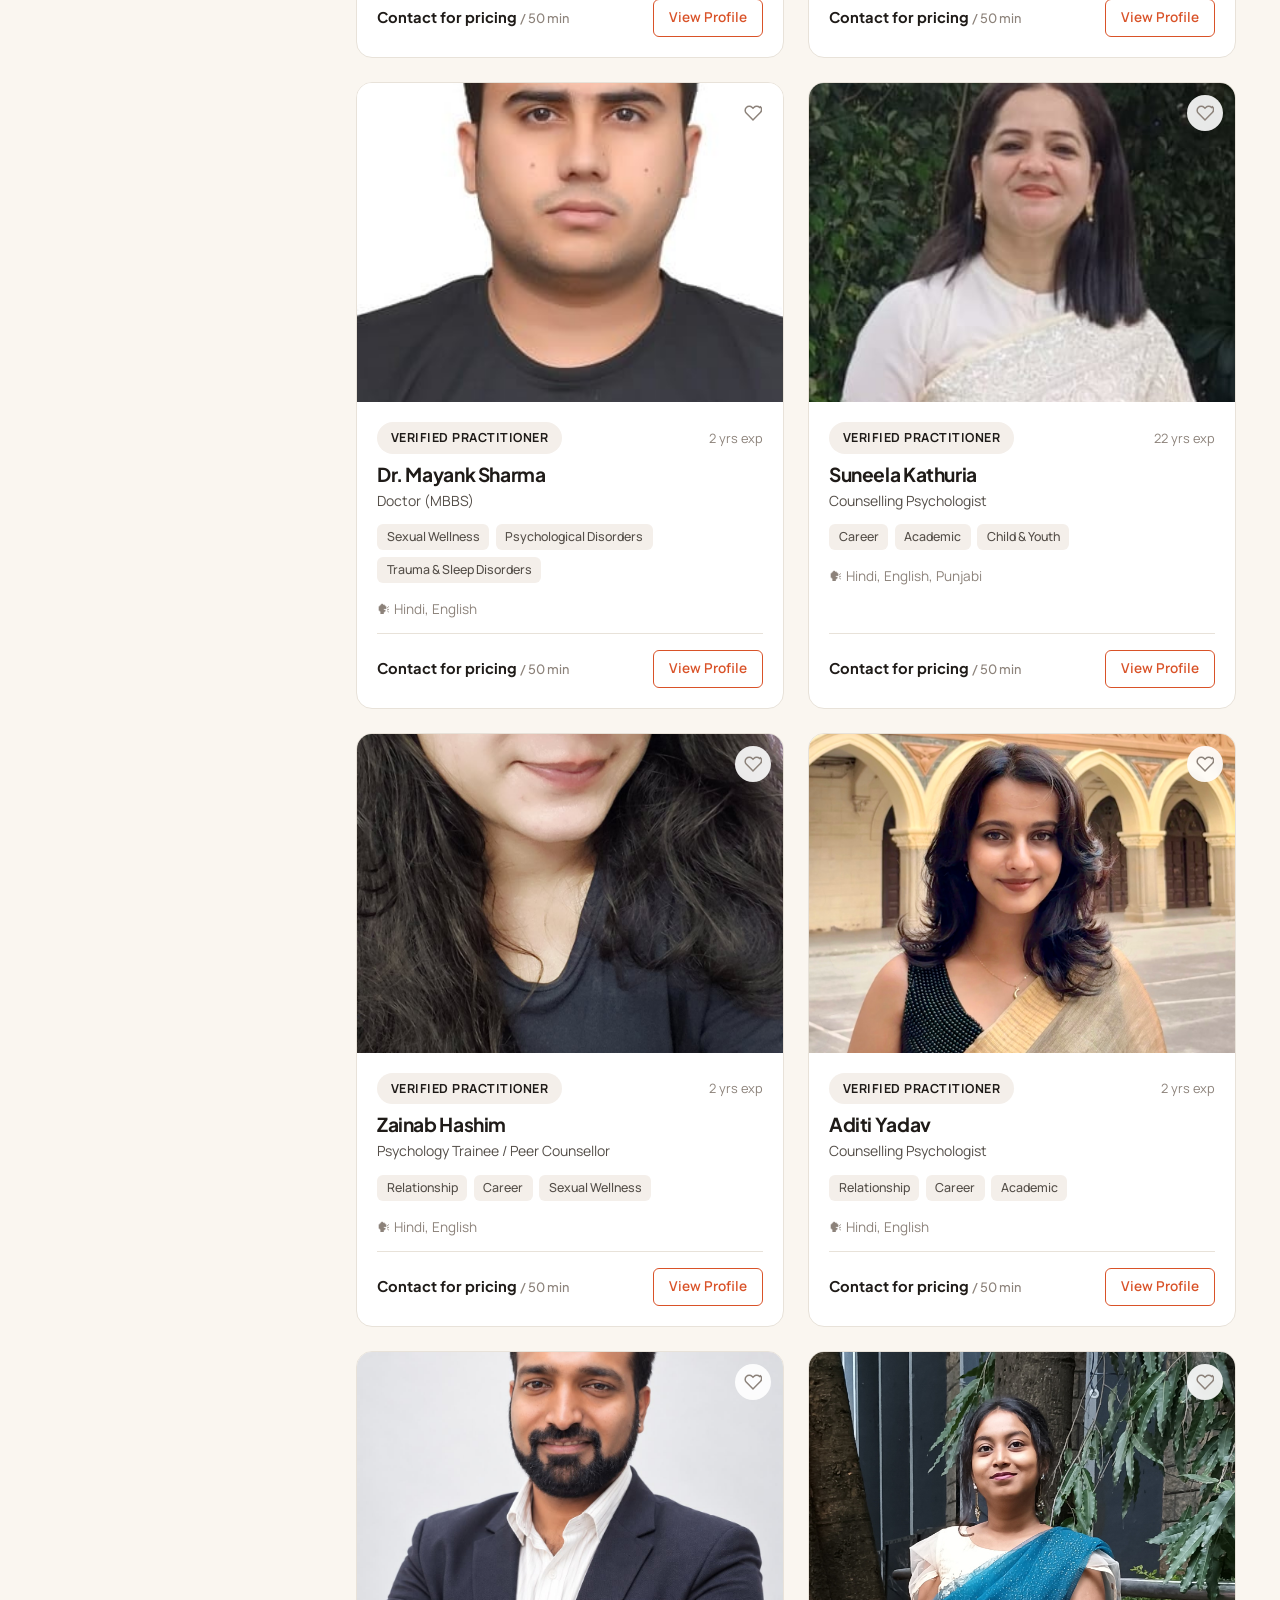
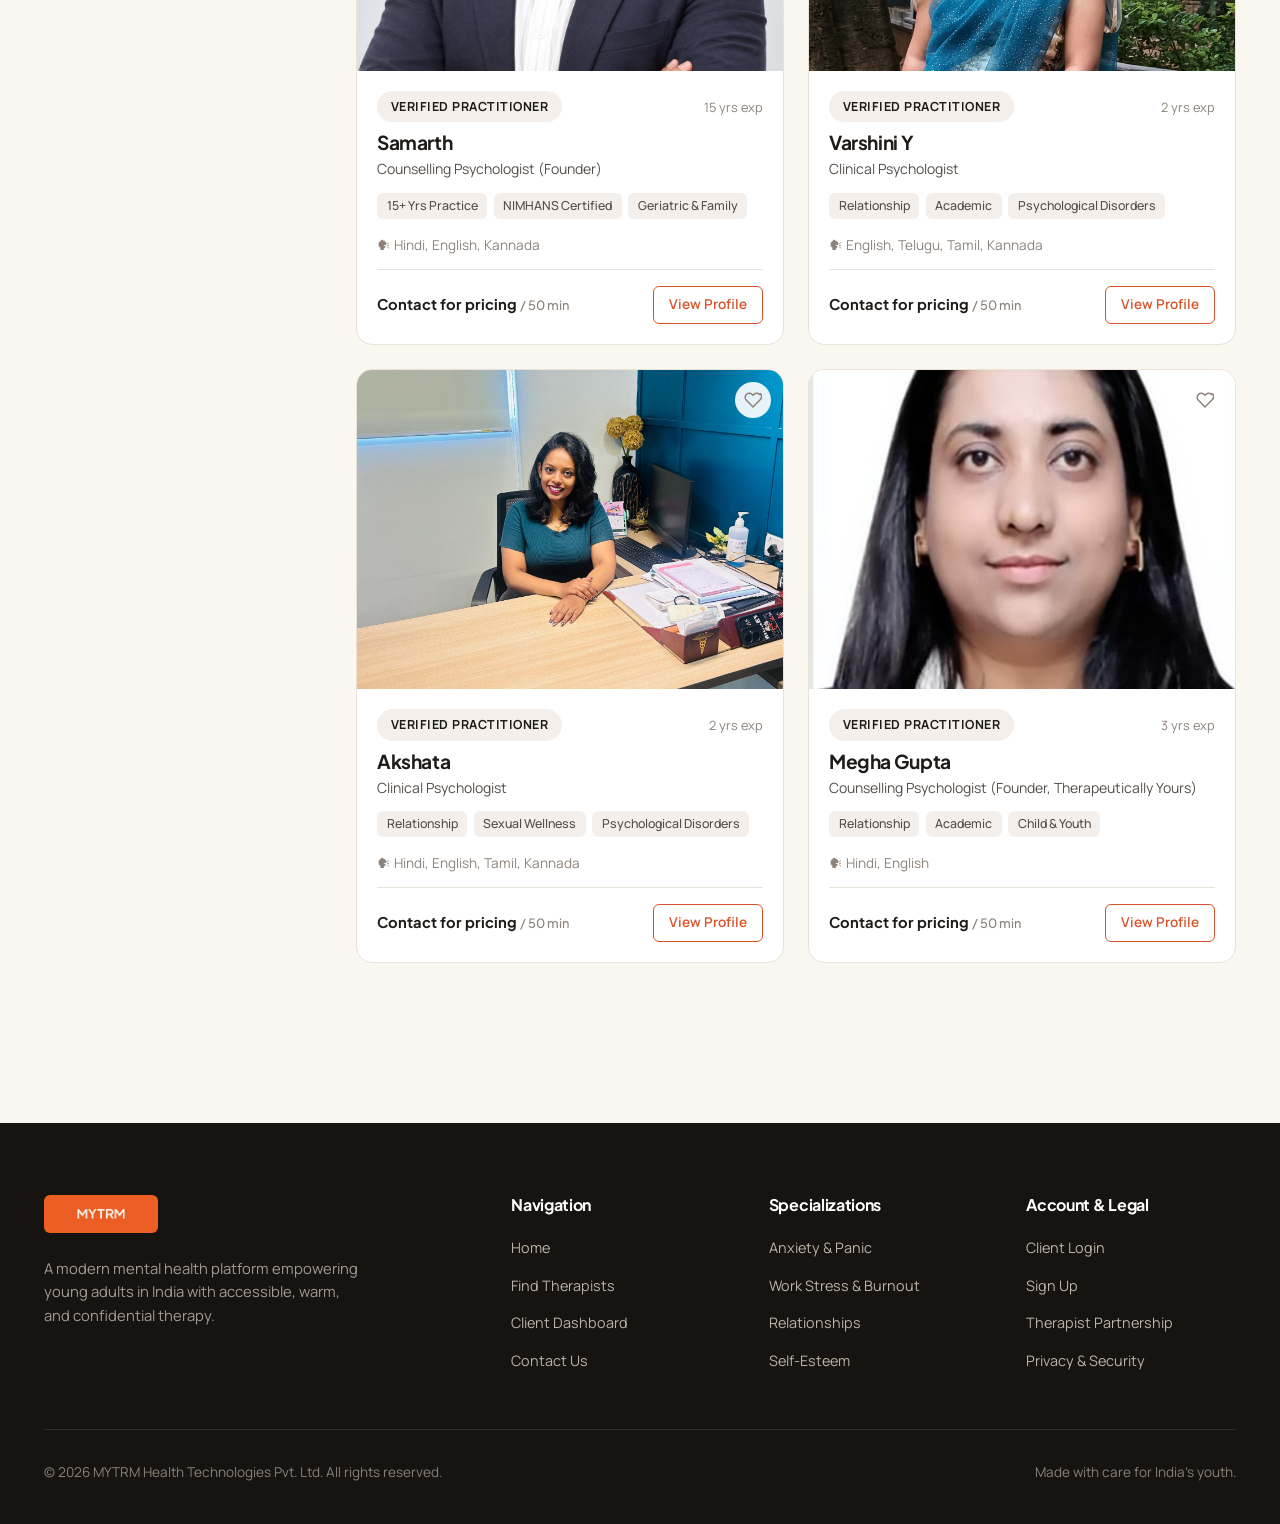
<file: therapists.html>
<!DOCTYPE html>
<html lang="en">
<head>
  <meta charset="UTF-8">
  <meta name="viewport" content="width=device-width, initial-scale=1.0">
  <title>Explore Verified Psychologists & Therapists — MYTRM</title>
  <meta name="description" content="Browse verified psychologists, counselors, and psychotherapists in India. Filter by specialization, language, price, and availability.">
  
  <link rel="stylesheet" href="css/base.css">
  <link rel="stylesheet" href="css/components.css">
  <link rel="stylesheet" href="css/pages.css">
</head>
<body>

  <!-- Shared Navigation Bar -->
  <header class="navbar">
    <div class="container navbar-inner">
      <a href="index.html" class="brand-logo">
        MYTRM<span class="dot"></span>
      </a>

      <nav>
        <ul class="nav-menu">
          <!-- Therapists Dropdown -->
          <li class="nav-item">
            <a href="therapists.html" class="nav-link active">Therapists <span class="arrow">▾</span></a>
            <div class="nav-dropdown">
              <a href="therapists.html" class="dropdown-item">
                Browse All Practitioners
                <span class="desc">Filter verified clinical psychologists</span>
              </a>
              <div class="dropdown-header">By Concern</div>
              <a href="therapists.html?category=anxiety" class="dropdown-item">Anxiety & Panic</a>
              <a href="therapists.html?category=stress" class="dropdown-item">Work Stress & Burnout</a>
              <a href="therapists.html?category=relationships" class="dropdown-item">Relationships & Communication</a>
              <a href="therapists.html?category=self-esteem" class="dropdown-item">Self-Esteem & Identity</a>
            </div>
          </li>

          <!-- Services Dropdown -->
          <li class="nav-item">
            <span class="nav-link">Services <span class="arrow">▾</span></span>
            <div class="nav-dropdown">
              <a href="therapists.html" class="dropdown-item">
                Individual Therapy
                <span class="desc">1-on-1 private video counseling</span>
              </a>
              <a href="therapists.html?category=relationships" class="dropdown-item">
                Couples & Family Therapy
                <span class="desc">Joint relationship guidance</span>
              </a>
              <a href="therapists.html?category=career" class="dropdown-item">
                Career & Life Counseling
                <span class="desc">Transitions & burnout relief</span>
              </a>
            </div>
          </li>

          <!-- Resources Dropdown -->
          <li class="nav-item">
            <span class="nav-link">Resources <span class="arrow">▾</span></span>
            <div class="nav-dropdown">
              <a href="index.html#faq" class="dropdown-item">Frequently Asked Questions</a>
              <a href="contact.html" class="dropdown-item">Self-Help & Mental Health Tools</a>
              <a href="contact.html" class="dropdown-item">Crisis Helplines (India)</a>
            </div>
          </li>

          <!-- About Us Link -->
          <li class="nav-item">
            <a href="about.html" class="nav-link">About Us & Support</a>
          </li>

          <!-- Contact Us Link -->
          <li class="nav-item">
            <a href="contact.html" class="nav-link">Contact Us</a>
          </li>
        </ul>
      </nav>

      <!-- Right Nav Actions (Phone, WhatsApp, Sign In / User Session, Mobile Hamburger) -->
      <div class="nav-actions">
        <!-- Rendered dynamically by auth.js -->
        <button class="mobile-toggle" aria-label="Toggle drawer">☰</button>
      </div>
    </div>
  </header>

  <!-- Mobile Drawer Overlay & Menu -->
  <div class="drawer-overlay"></div>
  <aside class="mobile-drawer">
    <div>
      <a href="index.html" class="brand-logo" aria-label="MYTRM Home"><img src="assets/doctors/ChatGPT Image Sep 27, 2026, 10_41_06 AM.png" alt="MYTRM Logo" class="brand-logo-img" /></a>
      <ul class="mobile-nav-links">
        <li><a href="index.html">Home</a></li>
        <li><a href="therapists.html">Find Therapists</a></li>
        <li><a href="about.html">About Us</a></li>
        <li><a href="dashboard.html">My Dashboard</a></li>
        <li><a href="contact.html">Contact Us</a></li>
        <li><a href="login.html">Sign In</a></li>
        <li><a href="signup.html">Create Account</a></li>
      </ul>
    </div>
  </aside>

  <!-- Main Content -->
  <main class="container" style="padding-top: 2.5rem; padding-bottom: 5rem;">
    
    <!-- Page Title & Search Bar Header -->
    <div style="margin-bottom: 2rem;">
      <span class="badge badge-primary" style="margin-bottom: 0.5rem;">Verified Clinical Directory</span>
      <h1>Find Your Ideal Therapist</h1>
      <p style="margin-top: 0.5rem; max-width: 620px;">
        Explore our curated directory of licensed psychologists in India. Filter by your specific concerns, language preferences, and budget.
      </p>

      <!-- Search Input Container -->
      <div style="margin-top: 1.5rem; max-width: 600px; position: relative;">
        <input type="text" id="search-input" class="form-control" placeholder="Search by name, specialization (e.g. Anxiety, Stress), or language..." style="padding-left: 2.75rem; padding-top: 0.9rem; padding-bottom: 0.9rem; border-radius: var(--radius-md);" />
        <svg width="20" height="20" viewBox="0 0 24 24" fill="none" stroke="var(--color-text-subtle)" stroke-width="2" style="position: absolute; left: 1rem; top: 50%; transform: translateY(-50%);">
          <circle cx="11" cy="11" r="8"></circle>
          <line x1="21" y1="21" x2="16.65" y2="16.65"></line>
        </svg>
      </div>
    </div>

    <!-- Explore Grid Layout (Filters + Results) -->
    <div class="explore-layout">
      
      <!-- Filter Sidebar -->
      <aside class="filter-sidebar">
        <h3 style="font-size: 1.1rem; margin-bottom: 1.25rem;">Filter Therapists</h3>
        <div id="filter-sidebar-content">
          <!-- Rendered via JS -->
        </div>
      </aside>

      <!-- Results Area -->
      <section>
        <div class="results-header">
          <div id="results-count" style="font-weight: 700; color: var(--color-text-main); font-size: 1.05rem;">
            Loading Therapists...
          </div>

          <div style="display: flex; align-items: center; gap: 0.5rem;">
            <label for="sort-select" style="font-size: 0.875rem; color: var(--color-text-subtle); font-weight: 600;">Sort By:</label>
            <select id="sort-select" class="form-control" style="width: auto; padding: 0.4rem 0.8rem; font-size: 0.875rem;">
              <option value="rating">Highest Rated</option>
              <option value="exp">Most Experienced</option>
              <option value="price-low">Price: Low to High</option>
              <option value="price-high">Price: High to Low</option>
            </select>
          </div>
        </div>

        <!-- Therapists Grid -->
        <div class="therapists-grid" id="therapists-results-grid">
          <!-- Rendered dynamically via script.js -->
        </div>
      </section>

    </div>

  </main>

  <!-- Footer -->
  <footer class="footer">
    <div class="container">
      <div class="footer-grid">
        <div class="footer-brand">
          <a href="index.html" class="brand-logo" aria-label="MYTRM Home"><img src="assets/doctors/ChatGPT Image Sep 27, 2026, 10_41_06 AM.png" alt="MYTRM Logo" class="brand-logo-img" /></a>
          <p>A modern mental health platform empowering young adults in India with accessible, warm, and confidential therapy.</p>
        </div>

        <div>
          <h4 class="footer-col-title">Navigation</h4>
          <ul class="footer-links">
            <li><a href="index.html">Home</a></li>
            <li><a href="therapists.html">Find Therapists</a></li>
            <li><a href="dashboard.html">Client Dashboard</a></li>
            <li><a href="contact.html">Contact Us</a></li>
          </ul>
        </div>

        <div>
          <h4 class="footer-col-title">Specializations</h4>
          <ul class="footer-links">
            <li><a href="therapists.html?category=anxiety">Anxiety & Panic</a></li>
            <li><a href="therapists.html?category=stress">Work Stress & Burnout</a></li>
            <li><a href="therapists.html?category=relationships">Relationships</a></li>
            <li><a href="therapists.html?category=self-esteem">Self-Esteem</a></li>
          </ul>
        </div>

        <div>
          <h4 class="footer-col-title">Account & Legal</h4>
          <ul class="footer-links">
            <li><a href="login.html?role=user">Client Login</a></li>
            <li><a href="signup.html">Sign Up</a></li>
            <li><a href="contact.html">Therapist Partnership</a></li>
            <li><a href="contact.html">Privacy & Security</a></li>
          </ul>
        </div>
      </div>

      <div class="footer-bottom">
        <div>&copy; 2026 MYTRM Health Technologies Pvt. Ltd. All rights reserved.</div>
        <div>Made with care for India's youth.</div>
      </div>
    </div>
  </footer>

  <!-- JS Scripts -->
  <script src="js/data.js"></script>
  <script src="js/api.js"></script>
  <script src="js/auth.js"></script>
  <script src="js/script.js"></script>
</body>
</html>
</file>
<file: css/base.css>
/* ==========================================================================
   MYTRM - Base Styles & Design Tokens
   ========================================================================== */

@import url('https://fonts.googleapis.com/css2?family=Plus+Jakarta+Sans:wght@400;500;600;700;800&family=Manrope:wght@400;500;600;700&display=swap');

:root {
  /* Color Palette - Warm, Editorial, Gen-Z modern */
  --color-primary: #D95228;
  --color-primary-hover: #C2431C;
  --color-primary-active: #A83614;
  --color-primary-light: #FDF0ED;
  --color-primary-subtle: #F9ECE6;
  
  --color-secondary-peach: #FCECE7;
  --color-secondary-sand: #F4EFEA;
  
  --color-bg-page: #FAF6F0;
  --color-bg-card: #FFFFFF;
  --color-bg-card-alt: #F7F3EC;
  
  --color-text-main: #1F1B18;
  --color-text-muted: #544E48;
  --color-text-subtle: #8C827A;
  --color-text-inverse: #FFFFFF;

  --color-border: #E8E2D9;
  --color-border-hover: #D5CFC5;

  --color-success: #2E7D32;
  --color-success-bg: #E8F5E9;
  --color-warning: #ED6C02;
  --color-warning-bg: #FFF3E0;

  /* Typography */
  --font-heading: 'Plus Jakarta Sans', -apple-system, BlinkMacSystemFont, sans-serif;
  --font-body: 'Manrope', -apple-system, BlinkMacSystemFont, sans-serif;

  /* Shadows - Soft & Warm */
  --shadow-sm: 0 2px 8px rgba(31, 27, 24, 0.04);
  --shadow-md: 0 4px 20px rgba(31, 27, 24, 0.06);
  --shadow-lg: 0 12px 32px rgba(31, 27, 24, 0.08);
  --shadow-hover: 0 14px 36px rgba(217, 82, 40, 0.12), 0 4px 12px rgba(31, 27, 24, 0.04);

  /* Radius */
  --radius-xs: 6px;
  --radius-sm: 10px;
  --radius-md: 16px;
  --radius-lg: 24px;
  --radius-xl: 32px;
  --radius-full: 9999px;

  /* Transitions */
  --transition-fast: 0.18s cubic-bezier(0.16, 1, 0.3, 1);
  --transition-base: 0.28s cubic-bezier(0.16, 1, 0.3, 1);
  --transition-slow: 0.45s cubic-bezier(0.16, 1, 0.3, 1);

  /* Container */
  --container-max-width: 1240px;
  --header-height: 80px;
}

/* Reset & Box Sizing */
*, *::before, *::after {
  box-sizing: border-box;
  margin: 0;
  padding: 0;
}

html, body {
  max-width: 100%;
  overflow-x: clip;
}

html {
  font-size: 16px;
  scroll-behavior: smooth;
  -webkit-font-smoothing: antialiased;
  -moz-osx-font-smoothing: grayscale;
}

body {
  font-family: var(--font-body);
  background-color: var(--color-bg-page);
  color: var(--color-text-main);
  line-height: 1.6;
  min-height: 100vh;
  display: flex;
  flex-direction: column;
}

main {
  flex: 1;
  width: 100%;
  max-width: 100%;
}

/* Headings */
h1, h2, h3, h4, h5, h6 {
  font-family: var(--font-heading);
  color: var(--color-text-main);
  line-height: 1.25;
  font-weight: 700;
  letter-spacing: -0.02em;
  word-break: break-word;
  overflow-wrap: break-word;
}

h1 { font-size: clamp(1.75rem, 5.5vw, 3.5rem); letter-spacing: -0.03em; }
h2 { font-size: clamp(1.4rem, 4vw, 2.5rem); }
h3 { font-size: clamp(1.15rem, 3vw, 1.75rem); }
h4 { font-size: clamp(1.05rem, 2.5vw, 1.25rem); font-weight: 600; }
h5 { font-size: 1.1rem; font-weight: 600; }

p {
  color: var(--color-text-muted);
  font-size: 1rem;
  word-break: break-word;
  overflow-wrap: break-word;
}

a {
  color: inherit;
  text-decoration: none;
  transition: color var(--transition-fast);
}

img {
  max-width: 100%;
  height: auto;
  display: block;
}

button, input, select, textarea {
  font-family: inherit;
  font-size: inherit;
  outline: none;
  border: none;
  max-width: 100%;
  box-sizing: border-box;
}

button {
  cursor: pointer;
  background: none;
}

/* Utilities */
.container {
  width: 100%;
  max-width: var(--container-max-width);
  margin: 0 auto;
  padding: 0 1.5rem;
  box-sizing: border-box;
}

@media (max-width: 768px) {
  .container {
    padding: 0 1rem;
  }
}

@media (max-width: 375px) {
  .container {
    padding: 0 0.85rem;
  }
}

.text-center { text-align: center; }
.text-primary { color: var(--color-primary); }
.text-muted { color: var(--color-text-muted); }
.font-semibold { font-weight: 600; }
.font-bold { font-weight: 700; }

/* Badge / Pills */
.badge {
  display: inline-flex;
  align-items: center;
  gap: 0.35rem;
  padding: 0.35rem 0.85rem;
  border-radius: var(--radius-full);
  font-size: 0.825rem;
  font-weight: 600;
  text-transform: uppercase;
  letter-spacing: 0.04em;
}

.badge-primary {
  background-color: var(--color-primary-light);
  color: var(--color-primary);
}

.badge-sand {
  background-color: var(--color-secondary-sand);
  color: var(--color-text-muted);
}

.badge-success {
  background-color: var(--color-success-bg);
  color: var(--color-success);
}

/* Fade in scroll animation helper */
.animate-on-scroll {
  opacity: 0;
  transform: translateY(20px);
  transition: opacity 0.6s ease-out, transform 0.6s ease-out;
}

.animate-on-scroll.visible {
  opacity: 1;
  transform: translateY(0);
}
</file>
<file: css/components.css>
/* ==========================================================================
   MYTRM - Components Styles
   ========================================================================== */

/* --------------------------------------------------------------------------
   0. ANNOUNCEMENT / PROMO BANNER (Homepage top strip)
   -------------------------------------------------------------------------- */
.promo-banner {
  background-color: var(--color-primary-light);
  color: var(--color-primary-active);
  font-size: 0.85rem;
  font-weight: 600;
  padding: 0.5rem 1rem;
  text-align: center;
  border-bottom: 1px solid var(--color-primary-subtle);
  display: flex;
  align-items: center;
  justify-content: center;
  gap: 0.5rem;
}

.promo-banner a {
  color: var(--color-primary);
  font-weight: 700;
  text-decoration: underline;
}

.promo-banner a:hover {
  color: var(--color-primary-hover);
}

/* --------------------------------------------------------------------------
   1. NAVBAR & HEADER
   -------------------------------------------------------------------------- */
.navbar {
  position: sticky;
  top: 0;
  z-index: 1000;
  height: var(--header-height);
  background-color: rgba(250, 246, 240, 0.96);
  backdrop-filter: blur(12px);
  border-bottom: 1px solid var(--color-border);
  display: flex;
  align-items: center;
  transition: background-color var(--transition-fast), box-shadow var(--transition-fast);
}

.navbar-inner {
  display: flex;
  align-items: center;
  justify-content: space-between;
  width: 100%;
}

.brand-logo {
  display: inline-flex;
  align-items: center;
  gap: 0.4rem;
  font-family: var(--font-heading);
  font-size: 1.6rem;
  font-weight: 800;
  color: var(--color-text-main);
  letter-spacing: -0.03em;
  text-decoration: none;
}

.brand-logo-img {
  height: 38px;
  width: auto;
  max-width: 160px;
  object-fit: contain;
  border-radius: var(--radius-xs);
  display: block;
}

@media (max-width: 480px) {
  .brand-logo-img {
    height: 30px;
    max-width: 130px;
  }
}

.brand-logo .dot {
  width: 10px;
  height: 10px;
  background-color: var(--color-primary);
  border-radius: 50%;
  display: inline-block;
}

.nav-menu {
  display: flex;
  align-items: center;
  gap: 1.5rem;
  list-style: none;
}

.nav-item {
  position: relative;
}

.nav-link {
  font-weight: 600;
  font-size: 0.925rem;
  color: var(--color-text-muted);
  padding: 0.6rem 0.2rem;
  display: flex;
  align-items: center;
  gap: 0.35rem;
  cursor: pointer;
}

.nav-link:hover, .nav-link.active {
  color: var(--color-primary);
}

.nav-link .arrow {
  font-size: 0.65rem;
  transition: transform var(--transition-fast);
}

.nav-item:hover .nav-link .arrow {
  transform: rotate(180deg);
}

/* Dropdown Menu Styling */
.nav-dropdown {
  position: absolute;
  top: 100%;
  left: 0;
  min-width: 220px;
  background-color: var(--color-bg-card);
  border: 1px solid var(--color-border);
  border-radius: var(--radius-md);
  box-shadow: var(--shadow-lg);
  padding: 0.6rem;
  opacity: 0;
  visibility: hidden;
  transform: translateY(10px);
  transition: all var(--transition-fast);
  z-index: 1050;
}

.nav-item:hover .nav-dropdown {
  opacity: 1;
  visibility: visible;
  transform: translateY(0);
}

.dropdown-item {
  display: flex;
  flex-direction: column;
  padding: 0.6rem 0.8rem;
  border-radius: var(--radius-xs);
  color: var(--color-text-main);
  font-size: 0.875rem;
  font-weight: 600;
  transition: background-color var(--transition-fast), color var(--transition-fast);
}

.dropdown-item:hover {
  background-color: var(--color-primary-light);
  color: var(--color-primary);
}

.dropdown-item span.desc {
  font-size: 0.775rem;
  font-weight: 400;
  color: var(--color-text-subtle);
  margin-top: 0.15rem;
}

.dropdown-header {
  font-size: 0.75rem;
  font-weight: 700;
  color: var(--color-text-subtle);
  text-transform: uppercase;
  padding: 0.4rem 0.8rem 0.2rem 0.8rem;
  letter-spacing: 0.05em;
}

/* Right Nav Actions */
.nav-actions {
  display: flex;
  align-items: center;
  gap: 0.85rem;
}

/* Call Popover Icon */
.phone-popover-wrapper {
  position: relative;
}

.phone-icon-btn {
  width: 40px;
  height: 40px;
  border-radius: 50%;
  border: 1px solid var(--color-border);
  background-color: var(--color-bg-card);
  color: var(--color-text-main);
  display: flex;
  align-items: center;
  justify-content: center;
  font-size: 1.1rem;
  cursor: pointer;
  transition: background-color var(--transition-fast), border-color var(--transition-fast);
}

.phone-icon-btn:hover {
  background-color: var(--color-secondary-sand);
  border-color: var(--color-border-hover);
}

.phone-popover {
  position: absolute;
  top: calc(100% + 10px);
  right: 0;
  width: 240px;
  background-color: var(--color-bg-card);
  border: 1px solid var(--color-border);
  border-radius: var(--radius-md);
  box-shadow: var(--shadow-lg);
  padding: 1rem;
  opacity: 0;
  visibility: hidden;
  transform: translateY(8px);
  transition: all var(--transition-fast);
  z-index: 1060;
}

.phone-popover-wrapper:hover .phone-popover {
  opacity: 1;
  visibility: visible;
  transform: translateY(0);
}

/* WhatsApp Green Circle Button */
.nav-wa-btn {
  width: 40px;
  height: 40px;
  border-radius: 50%;
  background-color: #25D366;
  color: #FFFFFF;
  display: flex;
  align-items: center;
  justify-content: center;
  font-size: 1.25rem;
  transition: transform var(--transition-fast), box-shadow var(--transition-fast);
  box-shadow: 0 4px 10px rgba(37, 211, 102, 0.25);
}

.nav-wa-btn:hover {
  transform: scale(1.08);
  box-shadow: 0 6px 16px rgba(37, 211, 102, 0.35);
}

/* Sign In Pill Button (Matching Amaha reference pill CTA) */
.btn-pill-primary {
  background-color: var(--color-primary);
  color: #FFFFFF;
  padding: 0.65rem 1.4rem;
  border-radius: var(--radius-full);
  font-weight: 700;
  font-size: 0.9rem;
  box-shadow: 0 4px 12px rgba(217, 82, 40, 0.2);
  transition: background-color var(--transition-fast), transform var(--transition-fast), box-shadow var(--transition-fast);
}

.btn-pill-primary:hover {
  background-color: var(--color-primary-hover);
  transform: translateY(-1px);
  box-shadow: 0 6px 18px rgba(217, 82, 40, 0.3);
}

/* User Account Nav Dropdown */
.user-menu-wrapper {
  position: relative;
}

.user-nav-btn {
  display: flex;
  align-items: center;
  gap: 0.5rem;
  padding: 0.4rem 0.8rem;
  background-color: var(--color-bg-card);
  border: 1px solid var(--color-border);
  border-radius: var(--radius-full);
  font-size: 0.875rem;
  font-weight: 600;
  cursor: pointer;
}

.user-nav-btn:hover {
  border-color: var(--color-primary);
}

.mobile-toggle {
  display: none;
  font-size: 1.5rem;
  color: var(--color-text-main);
  background: none;
  border: none;
  cursor: pointer;
  padding: 0.4rem;
}

/* Mobile Nav Drawer */
.mobile-drawer {
  position: fixed;
  top: 0;
  right: -100%;
  width: 85%;
  max-width: 360px;
  height: 100vh;
  background-color: var(--color-bg-card);
  z-index: 1100;
  padding: 2rem 1.5rem;
  display: flex;
  flex-direction: column;
  justify-content: space-between;
  box-shadow: var(--shadow-lg);
  transition: right var(--transition-base);
  overflow-y: auto;
}

.mobile-drawer.open {
  right: 0;
}

.drawer-overlay {
  position: fixed;
  top: 0;
  left: 0;
  right: 0;
  bottom: 0;
  width: 100%;
  height: 100%;
  background-color: rgba(0, 0, 0, 0.4);
  z-index: 1050;
  opacity: 0;
  pointer-events: none;
  transition: opacity var(--transition-base);
}

.drawer-overlay.active {
  opacity: 1;
  pointer-events: auto;
}

.mobile-nav-links {
  list-style: none;
  display: flex;
  flex-direction: column;
  gap: 1rem;
  margin-top: 1.5rem;
}

.mobile-nav-links a {
  font-size: 1.05rem;
  font-weight: 600;
  color: var(--color-text-main);
}

.mobile-accordion-title {
  font-size: 1.05rem;
  font-weight: 700;
  color: var(--color-text-main);
  display: flex;
  justify-content: space-between;
  align-items: center;
  padding: 0.4rem 0;
  cursor: pointer;
}

.mobile-accordion-content {
  display: none;
  flex-direction: column;
  gap: 0.5rem;
  padding-left: 0.8rem;
  margin-top: 0.4rem;
  border-left: 2px solid var(--color-border);
}

.mobile-accordion-content.open {
  display: flex;
}

/* --------------------------------------------------------------------------
   2. BUTTONS
   -------------------------------------------------------------------------- */
.btn {
  display: inline-flex;
  align-items: center;
  justify-content: center;
  gap: 0.5rem;
  padding: 0.75rem 1.5rem;
  border-radius: var(--radius-sm);
  font-weight: 600;
  font-size: 0.95rem;
  transition: transform var(--transition-fast), background-color var(--transition-fast), box-shadow var(--transition-fast), border-color var(--transition-fast);
  cursor: pointer;
  white-space: nowrap;
  text-align: center;
  max-width: 100%;
  box-sizing: border-box;
}

.btn:active {
  transform: scale(0.98);
}

.btn-primary {
  background-color: var(--color-primary);
  color: var(--color-text-inverse);
  box-shadow: 0 4px 14px rgba(217, 82, 40, 0.25);
}

.btn-primary:hover {
  background-color: var(--color-primary-hover);
  box-shadow: 0 6px 20px rgba(217, 82, 40, 0.35);
  transform: translateY(-1px);
}

.btn-secondary {
  background-color: var(--color-secondary-sand);
  color: var(--color-text-main);
  border: 1px solid var(--color-border);
}

.btn-secondary:hover {
  background-color: var(--color-border);
  border-color: var(--color-border-hover);
  transform: translateY(-1px);
}

.btn-outline {
  background: transparent;
  color: var(--color-primary);
  border: 1.5px solid var(--color-primary);
}

.btn-outline:hover {
  background-color: var(--color-primary-light);
}

.btn-ghost {
  background: transparent;
  color: var(--color-text-muted);
}

.btn-ghost:hover {
  color: var(--color-text-main);
  background-color: rgba(0, 0, 0, 0.04);
}

.btn-lg {
  padding: 0.95rem 2rem;
  font-size: 1.05rem;
  border-radius: var(--radius-md);
}

.btn-sm {
  padding: 0.45rem 0.95rem;
  font-size: 0.85rem;
  border-radius: var(--radius-xs);
}

.btn-full {
  width: 100%;
}

@media (max-width: 640px) {
  .btn {
    white-space: normal;
    word-break: break-word;
  }
  .btn-lg {
    padding: 0.8rem 1.25rem;
    font-size: 0.95rem;
  }
}

/* --------------------------------------------------------------------------
   3. CARDS & BENTO ITEMS
   -------------------------------------------------------------------------- */
.card {
  background-color: var(--color-bg-card);
  border: 1px solid var(--color-border);
  border-radius: var(--radius-md);
  padding: 1.5rem;
  box-shadow: var(--shadow-sm);
  transition: transform var(--transition-base), box-shadow var(--transition-base), border-color var(--transition-base);
}

.card-hover:hover {
  transform: translateY(-4px);
  box-shadow: var(--shadow-hover);
  border-color: rgba(217, 82, 40, 0.25);
}

/* Therapist Card Component */
.therapist-card {
  background: var(--color-bg-card);
  border: 1px solid var(--color-border);
  border-radius: var(--radius-md);
  overflow: hidden;
  display: flex;
  flex-direction: column;
  transition: transform var(--transition-base), box-shadow var(--transition-base);
}

.therapist-card:hover {
  transform: translateY(-5px);
  box-shadow: var(--shadow-hover);
}

.therapist-card-img-wrapper {
  position: relative;
  width: 100%;
  aspect-ratio: 4 / 3;
  overflow: hidden;
  background-color: var(--color-secondary-sand);
}

.therapist-card-img-wrapper img {
  width: 100%;
  height: 100%;
  object-fit: cover;
  transition: transform 0.5s ease-out;
}

.therapist-card:hover .therapist-card-img-wrapper img {
  transform: scale(1.05);
}

.save-btn {
  position: absolute;
  top: 12px;
  right: 12px;
  width: 36px;
  height: 36px;
  background: rgba(255, 255, 255, 0.9);
  backdrop-filter: blur(4px);
  border-radius: 50%;
  display: flex;
  align-items: center;
  justify-content: center;
  color: var(--color-text-subtle);
  transition: color var(--transition-fast), transform var(--transition-fast);
}

.save-btn.saved {
  color: var(--color-primary);
  background: #FFFFFF;
}

.save-btn:hover {
  transform: scale(1.1);
}

.therapist-card-body {
  padding: 1.25rem;
  display: flex;
  flex-direction: column;
  flex: 1;
}

.therapist-card-meta {
  display: flex;
  align-items: center;
  justify-content: space-between;
  margin-bottom: 0.5rem;
}

.rating-badge {
  display: inline-flex;
  align-items: center;
  gap: 0.25rem;
  font-size: 0.85rem;
  font-weight: 700;
  color: #B35B00;
  background: #FFF8E7;
  padding: 0.2rem 0.6rem;
  border-radius: var(--radius-full);
}

.therapist-name {
  font-size: 1.2rem;
  margin-bottom: 0.25rem;
}

.therapist-title {
  font-size: 0.875rem;
  color: var(--color-text-muted);
  margin-bottom: 0.75rem;
}

.specialization-tags {
  display: flex;
  flex-wrap: wrap;
  gap: 0.4rem;
  margin-bottom: 1rem;
}

.tag {
  font-size: 0.775rem;
  padding: 0.2rem 0.6rem;
  background-color: var(--color-secondary-sand);
  color: var(--color-text-muted);
  border-radius: var(--radius-xs);
  font-weight: 500;
}

.therapist-card-footer {
  margin-top: auto;
  padding-top: 1rem;
  border-top: 1px solid var(--color-border);
  display: flex;
  align-items: center;
  justify-content: space-between;
}

.price-tag {
  font-family: var(--font-heading);
  font-size: 1.1rem;
  font-weight: 700;
  color: var(--color-text-main);
}

.price-tag span {
  font-size: 0.8rem;
  font-weight: 500;
  color: var(--color-text-subtle);
}

/* Category Bento Card */
.category-card {
  position: relative;
  background-color: var(--color-bg-card);
  border: 1px solid var(--color-border);
  border-radius: var(--radius-md);
  overflow: hidden;
  display: flex;
  flex-direction: column;
  cursor: pointer;
  transition: transform var(--transition-base), box-shadow var(--transition-base), border-color var(--transition-base);
}

.category-card:hover {
  transform: translateY(-4px);
  box-shadow: var(--shadow-hover);
  border-color: var(--color-primary);
}

.category-card-img {
  width: 100%;
  height: 160px;
  object-fit: cover;
  transition: transform 0.5s ease-out;
}

.category-card:hover .category-card-img {
  transform: scale(1.05);
}

.category-card-content {
  padding: 1.25rem;
  display: flex;
  flex-direction: column;
  flex: 1;
}

.category-card-title {
  font-size: 1.15rem;
  margin-bottom: 0.35rem;
  display: flex;
  align-items: center;
  justify-content: space-between;
}

.category-card-desc {
  font-size: 0.875rem;
  color: var(--color-text-muted);
  margin-bottom: 1rem;
  line-height: 1.45;
}

.category-card-footer {
  margin-top: auto;
  font-size: 0.825rem;
  font-weight: 600;
  color: var(--color-primary);
  display: flex;
  align-items: center;
  gap: 0.35rem;
}

/* --------------------------------------------------------------------------
   4. FORM CONTROLS & INPUTS
   -------------------------------------------------------------------------- */
.form-group {
  display: flex;
  flex-direction: column;
  gap: 0.4rem;
  margin-bottom: 1.25rem;
}

.form-label {
  font-size: 0.875rem;
  font-weight: 600;
  color: var(--color-text-main);
}

.form-control {
  width: 100%;
  padding: 0.8rem 1rem;
  background-color: var(--color-bg-card);
  border: 1.5px solid var(--color-border);
  border-radius: var(--radius-sm);
  color: var(--color-text-main);
  font-size: 0.95rem;
  transition: border-color var(--transition-fast), box-shadow var(--transition-fast);
}

.form-control:focus {
  border-color: var(--color-primary);
  box-shadow: 0 0 0 3px rgba(217, 82, 40, 0.12);
}

textarea.form-control {
  resize: vertical;
  min-height: 110px;
}

.input-error {
  border-color: #D32F2F !important;
}

/* --------------------------------------------------------------------------
   5. TOAST NOTIFICATION
   -------------------------------------------------------------------------- */
.toast-container {
  position: fixed;
  bottom: 2rem;
  right: 2rem;
  z-index: 2000;
  display: flex;
  flex-direction: column;
  gap: 0.75rem;
}

.toast {
  background-color: var(--color-text-main);
  color: #FFFFFF;
  padding: 0.9rem 1.4rem;
  border-radius: var(--radius-sm);
  box-shadow: var(--shadow-lg);
  display: flex;
  align-items: center;
  gap: 0.75rem;
  font-size: 0.9rem;
  font-weight: 500;
  transform: translateY(20px);
  opacity: 0;
  transition: all var(--transition-base);
}

.toast.show {
  transform: translateY(0);
  opacity: 1;
}

/* --------------------------------------------------------------------------
   6. FOOTER
   -------------------------------------------------------------------------- */
.footer {
  background-color: #161311;
  color: #FAF5EE;
  padding: 4.5rem 0 2.5rem 0;
  margin-top: 5rem;
}

.footer-grid {
  display: grid;
  grid-template-columns: 2fr repeat(3, 1fr);
  gap: 3rem;
  margin-bottom: 3.5rem;
}

.footer-brand p {
  color: #A39B92;
  margin-top: 1rem;
  max-width: 320px;
  font-size: 0.925rem;
}

.footer-col-title {
  font-size: 1rem;
  color: #FFFFFF;
  margin-bottom: 1.25rem;
  font-weight: 700;
}

.footer-links {
  list-style: none;
  display: flex;
  flex-direction: column;
  gap: 0.75rem;
}

.footer-links a {
  color: #BDB3A6;
  font-size: 0.9rem;
}

.footer-links a:hover {
  color: var(--color-primary);
}

.footer-bottom {
  padding-top: 2rem;
  border-top: 1px solid rgba(255, 255, 255, 0.1);
  display: flex;
  align-items: center;
  justify-content: space-between;
  color: #8A8177;
  font-size: 0.85rem;
}

/* Responsive adjustments */
@media (max-width: 992px) {
  .nav-menu {
    display: none;
  }
  .mobile-toggle {
    display: block;
  }
  .footer-grid {
    grid-template-columns: 1fr 1fr;
  }
}

@media (max-width: 576px) {
  .footer-grid {
    grid-template-columns: 1fr;
    gap: 2rem;
  }
  .footer-bottom {
    flex-direction: column;
    gap: 1rem;
    text-align: center;
  }
}
</file>
<file: css/pages.css>
/* ==========================================================================
   MYTRM - Page Specific Styles
   ========================================================================== */

/* --------------------------------------------------------------------------
   1. HOMEPAGE
   -------------------------------------------------------------------------- */
.hero-section {
  padding: 4rem 0 5rem 0;
  overflow: hidden;
}

.hero-grid {
  display: grid;
  grid-template-columns: 1.1fr 0.9fr;
  gap: 3.5rem;
  align-items: center;
}

.hero-content h1 {
  margin-bottom: 1.25rem;
  line-height: 1.15;
}

.hero-content h1 span {
  color: var(--color-primary);
}

.hero-subtitle {
  font-size: 1.15rem;
  color: var(--color-text-muted);
  margin-bottom: 2rem;
  max-width: 520px;
  line-height: 1.6;
}

.hero-cta-group {
  display: flex;
  align-items: center;
  gap: 1rem;
  margin-bottom: 2.5rem;
}

.hero-trust-bar {
  display: flex;
  align-items: center;
  gap: 1.5rem;
  padding-top: 1.5rem;
  border-top: 1px solid var(--color-border);
}

.trust-avatars {
  display: flex;
  margin-right: -0.5rem;
}

.trust-avatar {
  width: 38px;
  height: 38px;
  border-radius: 50%;
  border: 2px solid #FFFFFF;
  margin-left: -0.6rem;
  object-fit: cover;
}

.trust-text {
  font-size: 0.875rem;
  color: var(--color-text-muted);
  font-weight: 500;
}

.trust-text strong {
  color: var(--color-text-main);
}

/* Hero Media Bento */
.hero-media-bento {
  display: grid;
  grid-template-columns: 1fr 1fr;
  gap: 1rem;
  position: relative;
}

.bento-img-main {
  grid-column: span 2;
  height: 280px;
  border-radius: var(--radius-lg);
  overflow: hidden;
  box-shadow: var(--shadow-md);
  position: relative;
}

.bento-img-main img {
  width: 100%;
  height: 100%;
  object-fit: cover;
}

.bento-img-sub {
  height: 180px;
  border-radius: var(--radius-md);
  overflow: hidden;
  box-shadow: var(--shadow-sm);
}

.bento-img-sub img {
  width: 100%;
  height: 100%;
  object-fit: cover;
}

.hero-stat-card {
  position: absolute;
  bottom: 20px;
  left: -20px;
  background-color: #FFFFFF;
  padding: 1rem 1.25rem;
  border-radius: var(--radius-md);
  box-shadow: var(--shadow-lg);
  border: 1px solid var(--color-border);
  display: flex;
  align-items: center;
  gap: 0.85rem;
  z-index: 10;
}

.stat-icon {
  width: 44px;
  height: 44px;
  background-color: var(--color-primary-light);
  color: var(--color-primary);
  border-radius: 50%;
  display: flex;
  align-items: center;
  justify-content: center;
  font-size: 1.2rem;
}

/* Section Title Layout */
.section-header {
  margin-bottom: 3rem;
  max-width: 680px;
}

.section-header.center {
  margin-left: auto;
  margin-right: auto;
  text-align: center;
}

.section-header p {
  margin-top: 0.75rem;
  font-size: 1.05rem;
}

/* Categories Section Grid & Icon-based Concern Cards */
.categories-grid, .concern-cards-grid {
  display: grid;
  grid-template-columns: repeat(4, 1fr);
  gap: 1.5rem;
}

.concern-card {
  background-color: #FFFFFF;
  border: 1px solid var(--color-border);
  border-radius: var(--radius-lg);
  padding: 1.75rem;
  display: flex;
  flex-direction: column;
  box-shadow: var(--shadow-sm);
  transition: transform var(--transition-base), box-shadow var(--transition-base), border-color var(--transition-base);
  cursor: pointer;
  position: relative;
  overflow: hidden;
}

.concern-card:hover {
  transform: translateY(-5px);
  box-shadow: var(--shadow-hover);
  border-color: rgba(217, 82, 40, 0.4);
}

.concern-icon-badge {
  width: 52px;
  height: 52px;
  border-radius: 50%;
  display: flex;
  align-items: center;
  justify-content: center;
  margin-bottom: 1.25rem;
  color: var(--color-primary);
  transition: transform var(--transition-fast);
  flex-shrink: 0;
}

.concern-card:hover .concern-icon-badge {
  transform: scale(1.08);
}

.concern-card-title {
  font-size: 1.2rem;
  font-weight: 700;
  color: var(--color-primary);
  margin-bottom: 0.6rem;
  line-height: 1.3;
}

.concern-card-desc {
  font-size: 0.9rem;
  color: var(--color-text-muted);
  line-height: 1.55;
  margin-bottom: 1.75rem;
  flex: 1;
}

.concern-card-action {
  display: flex;
  align-items: center;
  justify-content: flex-start;
  margin-top: auto;
}

.concern-arrow-link {
  display: inline-flex;
  align-items: center;
  justify-content: center;
  width: 36px;
  height: 36px;
  border-radius: 50%;
  background-color: var(--color-primary-light);
  color: var(--color-primary);
  transition: background-color var(--transition-fast), transform var(--transition-fast), color var(--transition-fast);
}

.concern-card:hover .concern-arrow-link {
  background-color: var(--color-primary);
  color: #FFFFFF;
  transform: translateX(4px);
}

/* Meet Our Experts Bento Grid Section */
.experts-grid-section {
  padding: 5rem 0;
  background-color: var(--color-bg-card-alt);
}

/* Featured Experts Section Grid (Balanced 4-Column Layout) */
.featured-experts-grid {
  display: grid;
  grid-template-columns: repeat(4, 1fr);
  gap: 1.5rem;
  align-items: stretch;
}

/* Individual Expert Card */
.expert-card {
  background-color: #FFFFFF;
  border: 1px solid var(--color-border);
  border-radius: var(--radius-lg);
  padding: 1.25rem;
  display: flex;
  flex-direction: column;
  box-shadow: var(--shadow-sm);
  cursor: pointer;
  position: relative;
  overflow: hidden;
}

/* Featured Distinction for Card 1 without Oversized Height */
.expert-card-featured {
  border: 1.5px solid rgba(217, 82, 40, 0.35);
  box-shadow: var(--shadow-md);
  background-color: #FFFFFF;
}

.expert-card-badge-top {
  position: absolute;
  top: 1rem;
  left: 1rem;
  z-index: 5;
  box-shadow: 0 4px 12px rgba(31, 27, 24, 0.12);
}

/* Image Presentation & Normalization */
.expert-card-img-container {
  width: 100%;
  height: 200px;
  border-radius: var(--radius-md);
  overflow: hidden;
  margin-bottom: 1rem;
  background-color: var(--color-secondary-sand);
  position: relative;
}

.expert-card-img {
  width: 100%;
  height: 100%;
  object-fit: cover;
  object-position: top center;
  display: block;
  transition: transform 0.45s ease-out;
}

/* Content & Spacing */
.expert-card-content {
  display: flex;
  flex-direction: column;
  flex: 1;
}

.expert-card-name {
  font-size: 1.15rem;
  font-weight: 700;
  color: var(--color-text-main);
  margin-bottom: 0.25rem;
  line-height: 1.3;
}

.expert-card-title {
  font-size: 0.725rem;
  font-weight: 700;
  text-transform: uppercase;
  letter-spacing: 0.07em;
  color: var(--color-text-subtle);
  margin-bottom: 0.65rem;
}

.expert-card-featured .expert-card-title {
  color: var(--color-primary);
}

.expert-card-quote {
  font-size: 0.875rem;
  color: var(--color-text-muted);
  line-height: 1.5;
  margin-bottom: 1rem;
  flex: 1;
}

.expert-card-tags {
  display: flex;
  flex-wrap: wrap;
  gap: 0.35rem;
  margin-top: auto;
}

.expert-tag-pill {
  font-size: 0.75rem;
  font-weight: 600;
  padding: 0.25rem 0.65rem;
  border-radius: var(--radius-full);
  background-color: var(--color-primary-light);
  color: var(--color-primary);
}

/* Hover Interactions (Desktop fine pointers only) */
@media (hover: hover) and (pointer: fine) {
  .expert-card {
    transition: transform var(--transition-base), box-shadow var(--transition-base), border-color var(--transition-base);
  }
  .expert-card:hover {
    transform: translateY(-4px) !important;
    box-shadow: var(--shadow-hover);
  }
  .expert-card:hover .expert-card-img {
    transform: scale(1.03);
  }
}

/* Alternating Horizontal Entrance Animations */
.expert-card-anim {
  opacity: 0;
  will-change: transform, opacity;
  transition: opacity 0.65s cubic-bezier(0.16, 1, 0.3, 1),
              transform 0.65s cubic-bezier(0.16, 1, 0.3, 1);
  transition-delay: calc(var(--card-index, 0) * 120ms);
}

.expert-card-anim.anim-from-left {
  transform: translateX(-60px);
}

.expert-card-anim.anim-from-right {
  transform: translateX(60px);
}

.expert-card-anim.in-view {
  opacity: 1;
  transform: translateX(0) !important;
}

/* Responsive Grid & Animation Offsets */
@media (max-width: 992px) {
  .featured-experts-grid {
    grid-template-columns: repeat(2, 1fr);
    gap: 1.25rem;
  }
  .expert-card-anim.anim-from-left {
    transform: translateX(-35px);
  }
  .expert-card-anim.anim-from-right {
    transform: translateX(35px);
  }
}

@media (max-width: 640px) {
  .featured-experts-grid {
    grid-template-columns: 1fr;
    gap: 1rem;
  }
  .expert-card-anim.anim-from-left {
    transform: translateX(-18px);
  }
  .expert-card-anim.anim-from-right {
    transform: translateX(18px);
  }
}

/* Accessibility: Prefers Reduced Motion */
@media (prefers-reduced-motion: reduce) {
  .expert-card-anim {
    opacity: 1 !important;
    transform: none !important;
    transition: none !important;
  }
}

/* Dual Contact Methods (contact.html) */
.contact-dual-grid {
  display: grid;
  grid-template-columns: 1fr 1fr;
  gap: 2rem;
  align-items: start;
  margin-top: 2.5rem;
  margin-bottom: 2.5rem;
}

.contact-left-col {
  display: flex;
  flex-direction: column;
  gap: 1.25rem;
}

.contact-info-card {
  background-color: #FFFFFF;
  border: 1px solid var(--color-border);
  border-radius: var(--radius-lg);
  padding: 1.5rem;
  box-shadow: var(--shadow-sm);
  transition: transform var(--transition-base), box-shadow var(--transition-base), border-color var(--transition-base);
  height: auto;
}

.contact-info-card:hover {
  transform: translateY(-2px);
  box-shadow: var(--shadow-md);
  border-color: var(--color-primary-subtle);
}

.contact-info-card.wa-highlight {
  border-color: #C8E6C9;
}

.contact-info-card.wa-highlight:hover {
  border-color: #A5D6A7;
}

.contact-option-card {
  background-color: #FFFFFF;
  border: 1px solid var(--color-border);
  border-radius: var(--radius-lg);
  padding: 2.25rem 2rem;
  display: flex;
  flex-direction: column;
  box-shadow: var(--shadow-sm);
  transition: transform var(--transition-base), box-shadow var(--transition-base);
  height: auto;
}

.contact-option-card:hover {
  box-shadow: var(--shadow-md);
}

.contact-option-header {
  display: flex;
  align-items: center;
  gap: 1rem;
  margin-bottom: 1.25rem;
}

.contact-option-icon {
  width: 52px;
  height: 52px;
  border-radius: 50%;
  display: flex;
  align-items: center;
  justify-content: center;
  flex-shrink: 0;
  background-color: var(--color-primary-light);
}

.contact-option-icon.wa {
  background-color: #E8F9EE;
}

/* About Us & Careers Page Styles */
.about-hero {
  text-align: center;
  max-width: 780px;
  margin: 0 auto 3.5rem auto;
}

.about-section {
  padding: 1rem 0;
}

.about-values-grid, .about-steps-grid {
  display: grid;
  grid-template-columns: repeat(4, 1fr);
  gap: 1.5rem;
}

.about-services-grid {
  display: grid;
  grid-template-columns: repeat(3, 1fr);
  gap: 1.5rem;
}

.about-card {
  background-color: #FFFFFF;
  border: 1px solid var(--color-border);
  border-radius: var(--radius-lg);
  padding: 1.75rem;
  box-shadow: var(--shadow-sm);
  transition: transform var(--transition-base), box-shadow var(--transition-base), border-color var(--transition-base);
}

.about-card:hover {
  transform: translateY(-2px);
  box-shadow: var(--shadow-md);
  border-color: var(--color-primary-subtle);
}

.careers-banner {
  background: linear-gradient(135deg, #FAF4EE 0%, #FDF0ED 100%);
  border: 1px solid var(--color-primary-subtle);
  border-radius: var(--radius-xl);
  padding: 3.5rem 2.5rem;
  margin-top: 3.5rem;
}

/* Palette Tint Rotations */
.expert-tint-cream { background-color: #FAF4EE; }
.expert-tint-peach { background-color: #FCECE7; }
.expert-tint-sand  { background-color: #F4EFEA; }
.expert-tint-orange { background-color: #FDF0ED; }

.expert-card-image-wrap {
  width: 100%;
  height: 210px;
  border-radius: var(--radius-md);
  overflow: hidden;
  margin-bottom: 0.85rem;
  background-color: rgba(0, 0, 0, 0.03);
}

.expert-card-photo {
  width: 100%;
  height: 100%;
  object-fit: cover;
  object-position: top center;
  transition: transform 0.4s ease-out;
}

.expert-photo-card:hover .expert-card-photo {
  transform: scale(1.05);
}

.expert-card-info {
  display: flex;
  flex-direction: column;
  padding: 0.25rem 0.35rem 0.5rem 0.35rem;
}

.expert-card-name {
  font-size: 1rem;
  font-weight: 700;
  color: var(--color-text-main);
  line-height: 1.3;
  margin-bottom: 0.25rem;
}

.expert-card-title {
  font-size: 0.725rem;
  font-weight: 700;
  text-transform: uppercase;
  letter-spacing: 0.07em;
  color: var(--color-text-muted);
  line-height: 1.35;
}

/* Experts CTAs */
.experts-cta-container {
  display: flex;
  flex-direction: column;
  align-items: center;
  gap: 0.85rem;
  margin-top: 3.5rem;
  text-align: center;
}

.experts-join-link {
  font-size: 0.9rem;
  font-weight: 600;
  color: var(--color-text-muted);
  text-decoration: underline;
  transition: color var(--transition-fast);
}

.experts-join-link:hover {
  color: var(--color-primary);
}

/* Legacy Bento grid for fallback */
.bento-therapists-grid {
  display: grid;
  grid-template-columns: repeat(3, 1fr);
  gap: 1.5rem;
}

/* How It Works Steps */
.how-it-works-grid {
  display: grid;
  grid-template-columns: repeat(3, 1fr);
  gap: 2rem;
}

.step-card {
  background-color: var(--color-bg-card);
  border-radius: var(--radius-md);
  border: 1px solid var(--color-border);
  overflow: hidden;
  display: flex;
  flex-direction: column;
}

.step-card-img {
  height: 200px;
  width: 100%;
  object-fit: cover;
}

.step-card-content {
  padding: 1.5rem;
}

.step-number-tag {
  font-family: var(--font-heading);
  font-size: 0.85rem;
  font-weight: 800;
  color: var(--color-primary);
  background-color: var(--color-primary-light);
  padding: 0.25rem 0.75rem;
  border-radius: var(--radius-full);
  display: inline-block;
  margin-bottom: 0.75rem;
}

/* FAQ Accordion */
.faq-accordion {
  max-width: 800px;
  margin: 0 auto;
  display: flex;
  flex-direction: column;
  gap: 1rem;
}

.faq-item {
  background-color: var(--color-bg-card);
  border: 1px solid var(--color-border);
  border-radius: var(--radius-md);
  overflow: hidden;
  transition: border-color var(--transition-fast);
}

.faq-question {
  width: 100%;
  padding: 1.25rem 1.5rem;
  display: flex;
  align-items: center;
  justify-content: space-between;
  font-weight: 700;
  font-size: 1.05rem;
  color: var(--color-text-main);
  text-align: left;
  cursor: pointer;
  background: none;
}

.faq-answer {
  padding: 0 1.5rem 1.25rem 1.5rem;
  color: var(--color-text-muted);
  display: none;
  font-size: 0.95rem;
  line-height: 1.6;
}

.faq-item.active {
  border-color: var(--color-primary);
}

.faq-item.active .faq-answer {
  display: block;
}

.faq-icon {
  font-size: 1.25rem;
  transition: transform var(--transition-fast);
}

.faq-item.active .faq-icon {
  transform: rotate(45deg);
}

/* Final Banner CTA */
.cta-banner {
  background: linear-gradient(rgba(22, 19, 17, 0.75), rgba(22, 19, 17, 0.75)), url('https://images.unsplash.com/photo-1529156069898-49953e39b3ac?auto=format&fit=crop&q=80&w=1600') center/cover;
  border-radius: var(--radius-lg);
  padding: 4.5rem 2rem;
  color: #FFFFFF;
  text-align: center;
  margin-top: 5rem;
}

.cta-banner h2 {
  color: #FFFFFF;
  margin-bottom: 1rem;
}

.cta-banner p {
  color: #E2DAD0;
  max-width: 580px;
  margin: 0 auto 2rem auto;
  font-size: 1.1rem;
}

/* --------------------------------------------------------------------------
   2. EXPLORE THERAPISTS PAGE
   -------------------------------------------------------------------------- */
.explore-layout {
  display: grid;
  grid-template-columns: 280px 1fr;
  gap: 2rem;
  margin-top: 2rem;
}

.filter-sidebar {
  background-color: var(--color-bg-card);
  border: 1px solid var(--color-border);
  border-radius: var(--radius-md);
  padding: 1.5rem;
  height: fit-content;
  position: sticky;
  top: calc(var(--header-height) + 1.5rem);
}

.filter-group {
  margin-bottom: 1.5rem;
  padding-bottom: 1.25rem;
  border-bottom: 1px solid var(--color-border);
}

.filter-group:last-child {
  border-bottom: none;
  margin-bottom: 0;
  padding-bottom: 0;
}

.filter-title {
  font-size: 0.95rem;
  font-weight: 700;
  margin-bottom: 0.75rem;
}

.checkbox-list {
  display: flex;
  flex-direction: column;
  gap: 0.5rem;
}

.checkbox-label {
  display: flex;
  align-items: center;
  gap: 0.5rem;
  font-size: 0.875rem;
  color: var(--color-text-muted);
  cursor: pointer;
}

.checkbox-label input {
  accent-color: var(--color-primary);
  width: 16px;
  height: 16px;
}

.results-header {
  display: flex;
  align-items: center;
  justify-content: space-between;
  margin-bottom: 1.5rem;
}

.therapists-grid {
  display: grid;
  grid-template-columns: repeat(auto-fill, minmax(290px, 1fr));
  gap: 1.5rem;
}

/* --------------------------------------------------------------------------
   3. THERAPIST PROFILE PAGE
   -------------------------------------------------------------------------- */
.profile-grid {
  display: grid;
  grid-template-columns: 1fr 360px;
  gap: 2.5rem;
  margin-top: 2rem;
}

.profile-main-card {
  background-color: var(--color-bg-card);
  border: 1px solid var(--color-border);
  border-radius: var(--radius-lg);
  padding: 2.5rem;
  box-shadow: var(--shadow-sm);
}

.profile-header-meta {
  display: flex;
  gap: 2rem;
  margin-bottom: 2rem;
}

.profile-avatar-wrapper {
  width: 180px;
  height: 180px;
  border-radius: var(--radius-md);
  overflow: hidden;
  flex-shrink: 0;
  background-color: var(--color-secondary-sand);
}

.profile-avatar-wrapper img {
  width: 100%;
  height: 100%;
  object-fit: cover;
}

.profile-info h1 {
  font-size: 2rem;
  margin-bottom: 0.35rem;
}

.profile-badge-row {
  display: flex;
  flex-wrap: wrap;
  gap: 0.5rem;
  margin: 1rem 0;
}

.profile-section {
  margin-top: 2rem;
  padding-top: 2rem;
  border-top: 1px solid var(--color-border);
}

.profile-section h3 {
  font-size: 1.25rem;
  margin-bottom: 1rem;
}

.sticky-booking-sidebar {
  position: sticky;
  top: calc(var(--header-height) + 1.5rem);
  height: fit-content;
}

.booking-card {
  background-color: var(--color-bg-card);
  border: 1px solid var(--color-border);
  border-radius: var(--radius-lg);
  padding: 1.75rem;
  box-shadow: var(--shadow-md);
}

/* --------------------------------------------------------------------------
   4. BOOKING PAGE STEPS
   -------------------------------------------------------------------------- */
.booking-container {
  max-width: 860px;
  margin: 3rem auto;
  background-color: var(--color-bg-card);
  border: 1px solid var(--color-border);
  border-radius: var(--radius-lg);
  padding: 2.5rem;
  box-shadow: var(--shadow-md);
}

.slot-picker-grid {
  display: grid;
  grid-template-columns: repeat(auto-fill, minmax(130px, 1fr));
  gap: 0.75rem;
  margin-top: 1rem;
}

.slot-chip {
  padding: 0.75rem;
  border: 1.5px solid var(--color-border);
  border-radius: var(--radius-sm);
  text-align: center;
  font-size: 0.9rem;
  font-weight: 600;
  cursor: pointer;
  transition: all var(--transition-fast);
}

.slot-chip:hover {
  border-color: var(--color-primary);
  background-color: var(--color-primary-light);
}

.slot-chip.selected {
  border-color: var(--color-primary);
  background-color: var(--color-primary);
  color: #FFFFFF;
}

/* --------------------------------------------------------------------------
   5. DASHBOARD PAGE
   -------------------------------------------------------------------------- */
.dashboard-header {
  background-color: var(--color-bg-card);
  border: 1px solid var(--color-border);
  border-radius: var(--radius-md);
  padding: 1.75rem 2rem;
  margin-top: 2rem;
  display: flex;
  align-items: center;
  justify-content: space-between;
}

.dashboard-user-info {
  display: flex;
  align-items: center;
  gap: 1.25rem;
}

.user-avatar {
  width: 64px;
  height: 64px;
  border-radius: 50%;
  object-fit: cover;
}

.dashboard-tabs {
  display: flex;
  gap: 1rem;
  border-bottom: 2px solid var(--color-border);
  margin: 2rem 0 1.5rem 0;
}

.tab-btn {
  padding: 0.75rem 1.25rem;
  font-weight: 600;
  color: var(--color-text-muted);
  border-bottom: 2px solid transparent;
  margin-bottom: -2px;
  font-size: 1rem;
  cursor: pointer;
}

.tab-btn.active {
  color: var(--color-primary);
  border-bottom-color: var(--color-primary);
}

/* --------------------------------------------------------------------------
   6. CONTACT PAGE
   -------------------------------------------------------------------------- */
.contact-grid {
  display: grid;
  grid-template-columns: 1fr 420px;
  gap: 3rem;
  margin-top: 3rem;
  align-items: start;
}

.contact-card {
  background-color: var(--color-bg-card);
  border: 1px solid var(--color-border);
  border-radius: var(--radius-lg);
  padding: 2.5rem;
  box-shadow: var(--shadow-sm);
}

.contact-side-panel {
  display: flex;
  flex-direction: column;
  gap: 1.5rem;
}

.contact-photo-card {
  border-radius: var(--radius-lg);
  overflow: hidden;
  height: 260px;
  border: 1px solid var(--color-border);
}

.contact-photo-card img {
  width: 100%;
  height: 100%;
  object-fit: cover;
}

/* --------------------------------------------------------------------------
   7. AUTH PAGES (Login, Signup, Forgot Password)
   -------------------------------------------------------------------------- */
.auth-wrapper {
  min-height: calc(100vh - var(--header-height) - 200px);
  display: flex;
  align-items: center;
  justify-content: center;
  padding: 3rem 1rem;
}

.auth-card {
  width: 100%;
  max-width: 440px;
  background-color: var(--color-bg-card);
  border: 1px solid var(--color-border);
  border-radius: var(--radius-lg);
  padding: 2.5rem 2rem;
  box-shadow: var(--shadow-md);
}

.auth-header {
  text-align: center;
  margin-bottom: 2rem;
}

.auth-header h1 {
  font-size: 1.75rem;
  margin-bottom: 0.5rem;
}

.auth-footer {
  text-align: center;
  margin-top: 1.5rem;
  font-size: 0.9rem;
  color: var(--color-text-muted);
}

/* Responsive breakpoint rules for pages */
@media (max-width: 1200px) {
  .experts-cards-grid {
    grid-template-columns: repeat(4, 1fr);
  }
}

@media (max-width: 1024px) {
  .concern-cards-grid {
    grid-template-columns: repeat(2, 1fr);
  }
}

@media (max-width: 992px) {
  .hero-section {
    padding: 3rem 0 3.5rem 0;
  }
  .hero-grid {
    grid-template-columns: 1fr;
    gap: 2.5rem;
  }
  .hero-content {
    min-width: 0;
    width: 100%;
  }
  .bento-therapists-grid, .how-it-works-grid {
    grid-template-columns: 1fr 1fr;
  }
  .experts-cards-grid {
    grid-template-columns: repeat(3, 1fr);
  }
  .explore-layout {
    grid-template-columns: 1fr;
  }
  .filter-sidebar {
    position: static;
  }
  .profile-grid {
    grid-template-columns: 1fr;
  }
  .contact-grid, .contact-dual-grid, .contact-support-panel, .founder-grid {
    grid-template-columns: 1fr;
  }
  .about-values-grid, .about-steps-grid, .about-services-grid, .about-stats-grid {
    grid-template-columns: repeat(2, 1fr);
  }
}

@media (max-width: 768px) {
  .experts-scroll-wrapper {
    overflow-x: auto;
    width: 100%;
    max-width: 100%;
    padding-bottom: 1rem;
    -webkit-overflow-scrolling: touch;
    box-sizing: border-box;
  }
  
  .experts-cards-grid {
    display: flex;
    flex-wrap: nowrap;
    scroll-snap-type: x mandatory;
    gap: 1rem;
  }
  
  .expert-photo-card {
    flex: 0 0 210px;
    scroll-snap-align: start;
  }
}

@media (max-width: 640px) {
  .hero-subtitle {
    font-size: 0.975rem;
    line-height: 1.55;
    margin-bottom: 1.5rem;
    max-width: 100%;
  }
  .hero-cta-group {
    flex-direction: column;
    align-items: stretch;
    width: 100%;
    gap: 0.75rem;
    margin-bottom: 2rem;
  }
  .hero-cta-group .btn {
    width: 100%;
    justify-content: center;
  }
  .hero-stat-card {
    position: relative;
    left: 0;
    bottom: 0;
    margin-top: 1rem;
    width: 100%;
    box-sizing: border-box;
  }
  .bento-img-main {
    height: 220px;
  }
  .bento-img-sub {
    height: 140px;
  }
  .concern-cards-grid {
    grid-template-columns: 1fr;
    gap: 1rem;
  }
  .bento-therapists-grid, .how-it-works-grid {
    grid-template-columns: 1fr;
    gap: 1rem;
  }
  .profile-header-meta {
    flex-direction: column;
  }
  .profile-avatar-wrapper {
    width: 100%;
    height: 240px;
  }
  .dashboard-header {
    flex-direction: column;
    align-items: flex-start;
    gap: 1rem;
  }
  .about-values-grid, .about-steps-grid, .about-services-grid, .about-stats-grid {
    grid-template-columns: 1fr;
    gap: 1rem;
  }
  .careers-banner {
    padding: 2rem 1.25rem;
  }
}

@media (max-width: 480px) {
  .hero-trust-bar {
    flex-direction: column;
    align-items: flex-start;
    gap: 0.85rem;
  }
  .trust-avatars {
    margin-right: 0;
  }
  .trust-text {
    font-size: 0.825rem;
  }
  .auth-card {
    padding: 1.5rem 1rem;
  }
  .contact-option-card {
    padding: 1.5rem 1rem;
  }
}

@media (max-width: 375px) {
  .hero-content h1 {
    font-size: 1.6rem;
    line-height: 1.2;
  }
  .hero-subtitle {
    font-size: 0.9rem;
  }
  .section-header p {
    font-size: 0.9rem;
  }
}
</file>
